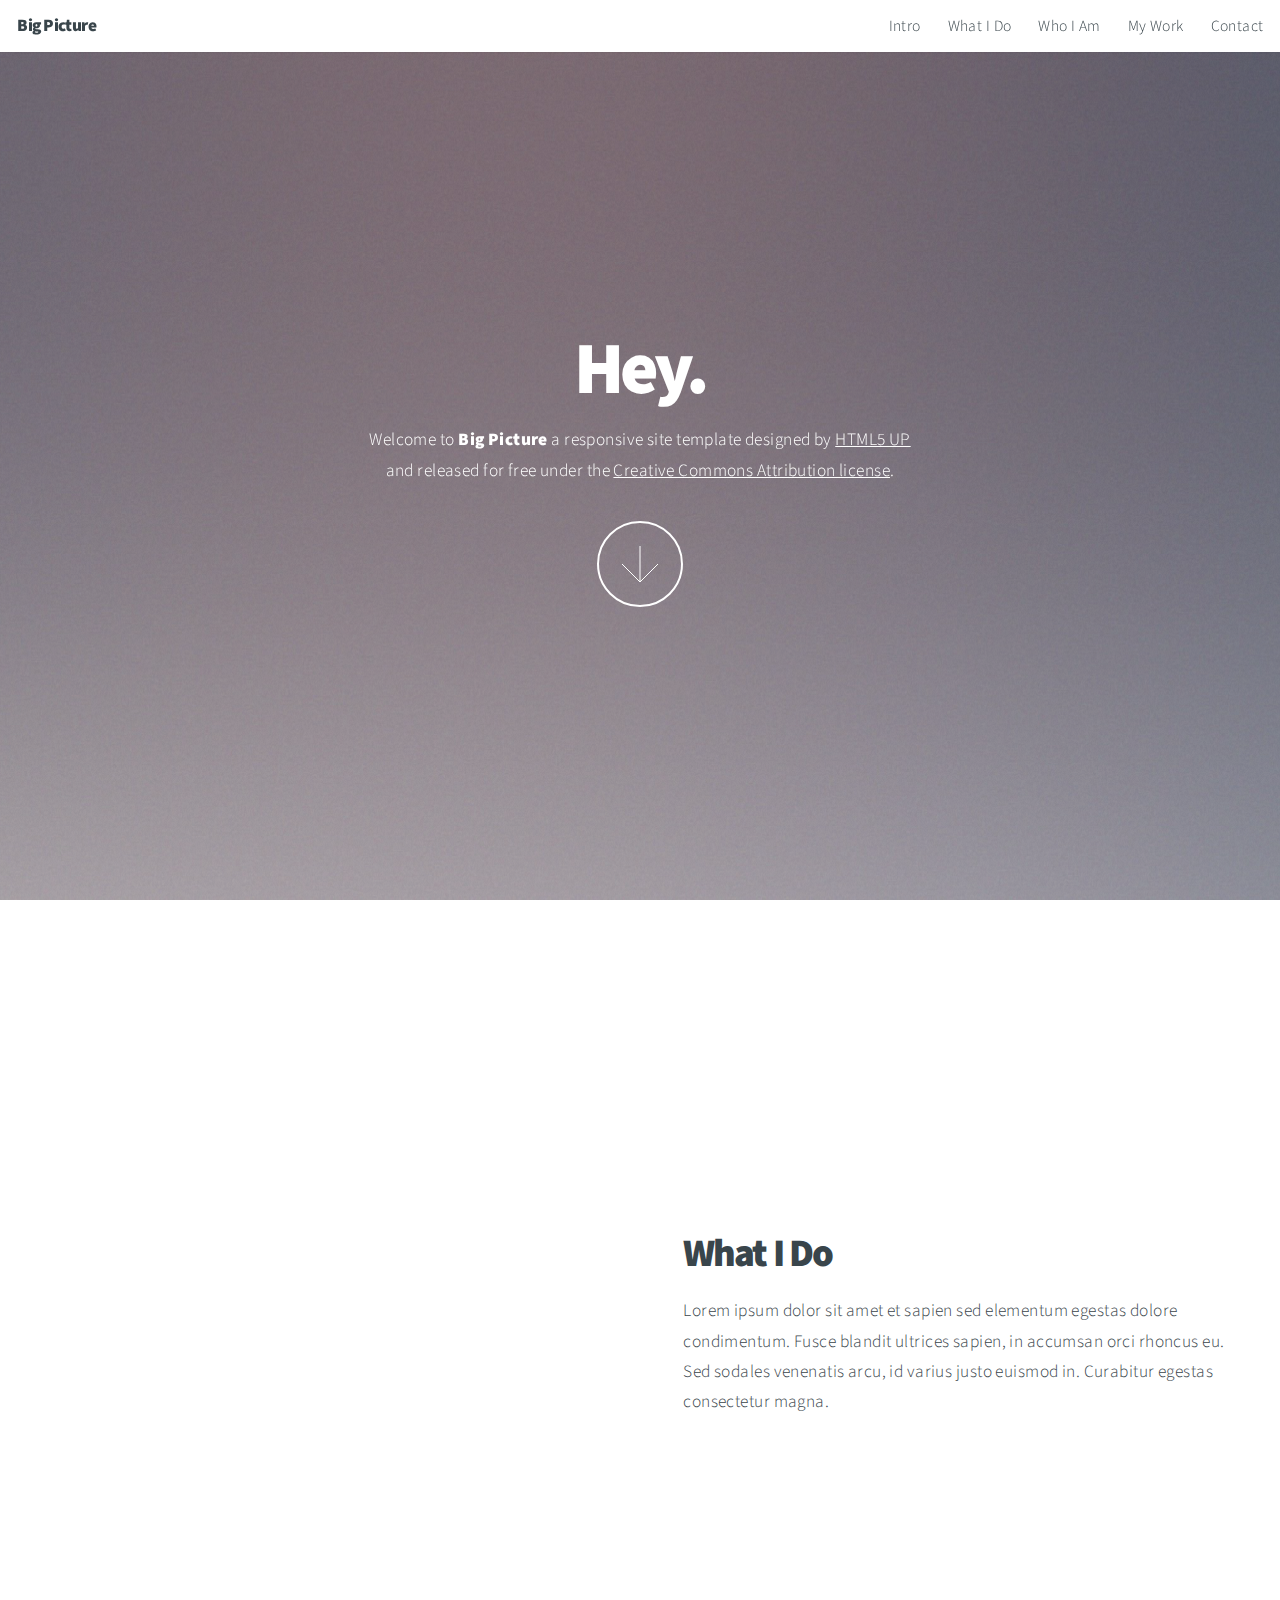
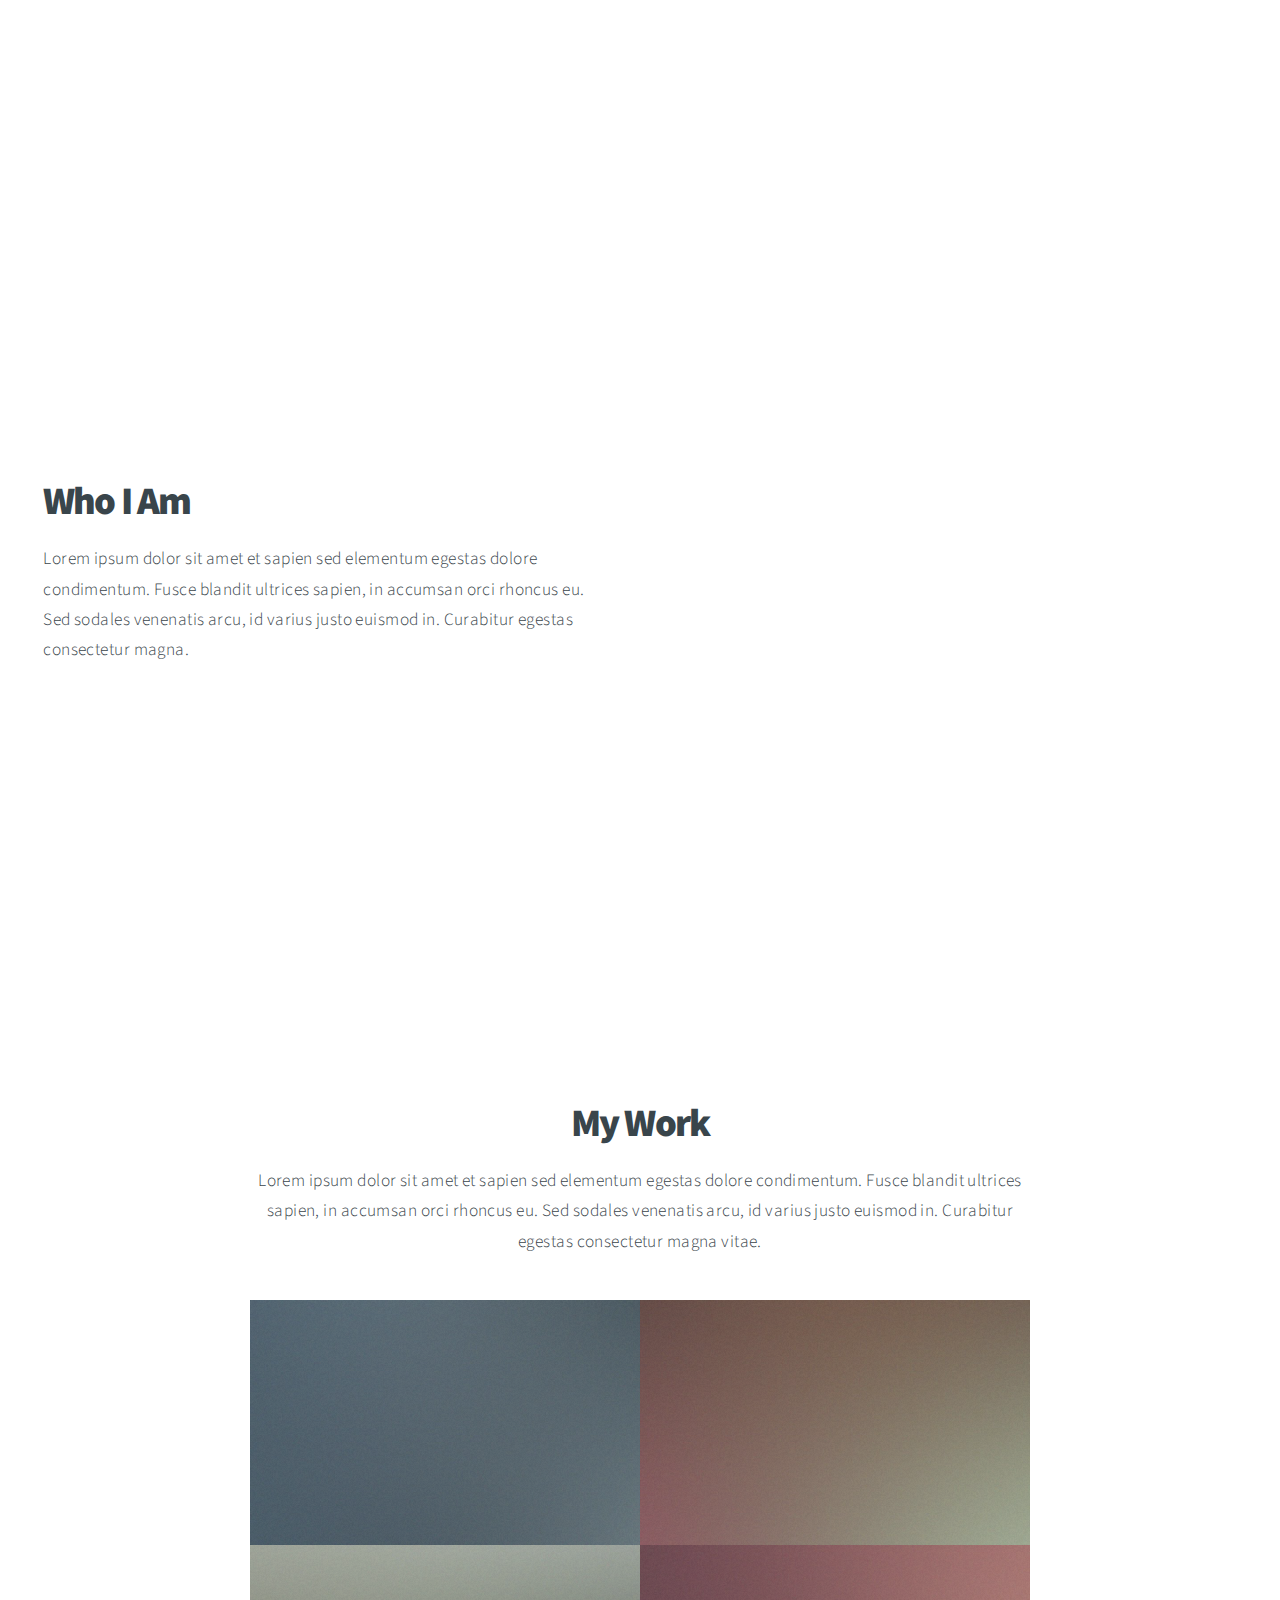
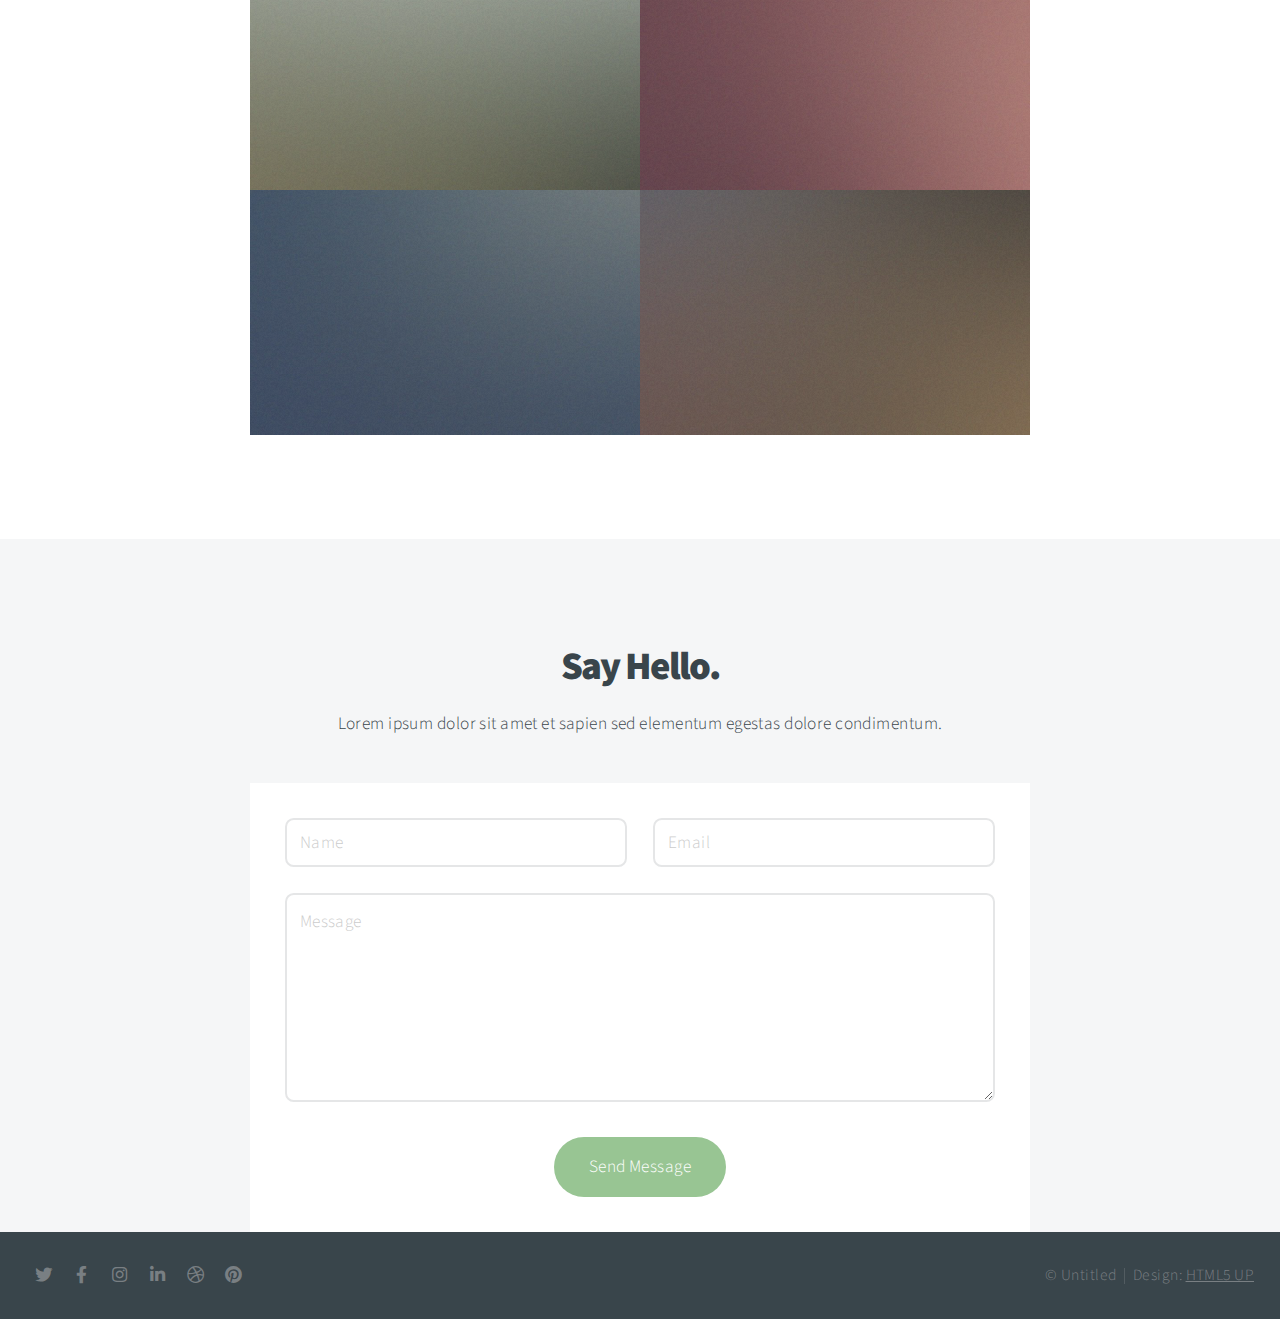
<file: index.html>
<!DOCTYPE HTML>
<!--
	Big Picture by HTML5 UP
	html5up.net | @ajlkn
	Free for personal and commercial use under the CCA 3.0 license (html5up.net/license)
-->
<html>
	<head>
		<title>Big Picture by HTML5 UP</title>
		<meta charset="utf-8" />
		<meta name="viewport" content="width=device-width, initial-scale=1, user-scalable=no" />
		<link rel="stylesheet" href="assets/css/main.css" />
		<noscript><link rel="stylesheet" href="assets/css/noscript.css" /></noscript>
	</head>
	<body class="is-preload">

		<!-- Header -->
			<header id="header">
				<h1>Big Picture</h1>
				<nav>
					<ul>
						<li><a href="#intro">Intro</a></li>
						<li><a href="#one">What I Do</a></li>
						<li><a href="#two">Who I Am</a></li>
						<li><a href="#work">My Work</a></li>
						<li><a href="#contact">Contact</a></li>
					</ul>
				</nav>
			</header>

		<!-- Intro -->
			<section id="intro" class="main style1 dark fullscreen">
				<div class="content">
					<header>
						<h2>Hey.</h2>
					</header>
					<p>Welcome to <strong>Big Picture</strong> a responsive site template designed by <a href="https://html5up.net">HTML5 UP</a><br />
					and released for free under the <a href="https://html5up.net/license">Creative Commons Attribution license</a>.</p>
					<footer>
						<a href="#one" class="button style2 down">More</a>
					</footer>
				</div>
			</section>

		<!-- One -->
			<section id="one" class="main style2 right dark fullscreen">
				<div class="content box style2">
					<header>
						<h2>What I Do</h2>
					</header>
					<p>Lorem ipsum dolor sit amet et sapien sed elementum egestas dolore condimentum.
					Fusce blandit ultrices sapien, in accumsan orci rhoncus eu. Sed sodales venenatis arcu,
					id varius justo euismod in. Curabitur egestas consectetur magna.</p>
				</div>
				<a href="#two" class="button style2 down anchored">Next</a>
			</section>

		<!-- Two -->
			<section id="two" class="main style2 left dark fullscreen">
				<div class="content box style2">
					<header>
						<h2>Who I Am</h2>
					</header>
					<p>Lorem ipsum dolor sit amet et sapien sed elementum egestas dolore condimentum.
					Fusce blandit ultrices sapien, in accumsan orci rhoncus eu. Sed sodales venenatis arcu,
					id varius justo euismod in. Curabitur egestas consectetur magna.</p>
				</div>
				<a href="#work" class="button style2 down anchored">Next</a>
			</section>

		<!-- Work -->
			<section id="work" class="main style3 primary">
				<div class="content">
					<header>
						<h2>My Work</h2>
						<p>Lorem ipsum dolor sit amet et sapien sed elementum egestas dolore condimentum.
						Fusce blandit ultrices sapien, in accumsan orci rhoncus eu. Sed sodales venenatis
						arcu, id varius justo euismod in. Curabitur egestas consectetur magna vitae.</p>
					</header>

					<!-- Gallery  -->
						<div class="gallery">
							<article class="from-left">
								<a href="images/fulls/01.jpg" class="image fit"><img src="images/thumbs/01.jpg" title="The Anonymous Red" alt="" /></a>
							</article>
							<article class="from-right">
								<a href="images/fulls/02.jpg" class="image fit"><img src="images/thumbs/02.jpg" title="Airchitecture II" alt="" /></a>
							</article>
							<article class="from-left">
								<a href="images/fulls/03.jpg" class="image fit"><img src="images/thumbs/03.jpg" title="Air Lounge" alt="" /></a>
							</article>
							<article class="from-right">
								<a href="images/fulls/04.jpg" class="image fit"><img src="images/thumbs/04.jpg" title="Carry on" alt="" /></a>
							</article>
							<article class="from-left">
								<a href="images/fulls/05.jpg" class="image fit"><img src="images/thumbs/05.jpg" title="The sparkling shell" alt="" /></a>
							</article>
							<article class="from-right">
								<a href="images/fulls/06.jpg" class="image fit"><img src="images/thumbs/06.jpg" title="Bent IX" alt="" /></a>
							</article>
						</div>

				</div>
			</section>

		<!-- Contact -->
			<section id="contact" class="main style3 secondary">
				<div class="content">
					<header>
						<h2>Say Hello.</h2>
						<p>Lorem ipsum dolor sit amet et sapien sed elementum egestas dolore condimentum.</p>
					</header>
					<div class="box">
						<form method="post" action="#">
							<div class="fields">
								<div class="field half"><input type="text" name="name" placeholder="Name" /></div>
								<div class="field half"><input type="email" name="email" placeholder="Email" /></div>
								<div class="field"><textarea name="message" placeholder="Message" rows="6"></textarea></div>
							</div>
							<ul class="actions special">
								<li><input type="submit" value="Send Message" /></li>
							</ul>
						</form>
					</div>
				</div>
			</section>

		<!-- Footer -->
			<footer id="footer">

				<!-- Icons -->
					<ul class="icons">
						<li><a href="#" class="icon brands fa-twitter"><span class="label">Twitter</span></a></li>
						<li><a href="#" class="icon brands fa-facebook-f"><span class="label">Facebook</span></a></li>
						<li><a href="#" class="icon brands fa-instagram"><span class="label">Instagram</span></a></li>
						<li><a href="#" class="icon brands fa-linkedin-in"><span class="label">LinkedIn</span></a></li>
						<li><a href="#" class="icon brands fa-dribbble"><span class="label">Dribbble</span></a></li>
						<li><a href="#" class="icon brands fa-pinterest"><span class="label">Pinterest</span></a></li>
					</ul>

				<!-- Menu -->
					<ul class="menu">
						<li>&copy; Untitled</li><li>Design: <a href="https://html5up.net">HTML5 UP</a></li>
					</ul>

			</footer>

		<!-- Scripts -->
			<script src="assets/js/jquery.min.js"></script>
			<script src="assets/js/jquery.poptrox.min.js"></script>
			<script src="assets/js/jquery.scrolly.min.js"></script>
			<script src="assets/js/jquery.scrollex.min.js"></script>
			<script src="assets/js/browser.min.js"></script>
			<script src="assets/js/breakpoints.min.js"></script>
			<script src="assets/js/util.js"></script>
			<script src="assets/js/main.js"></script>

	</body>
</html>
</file>
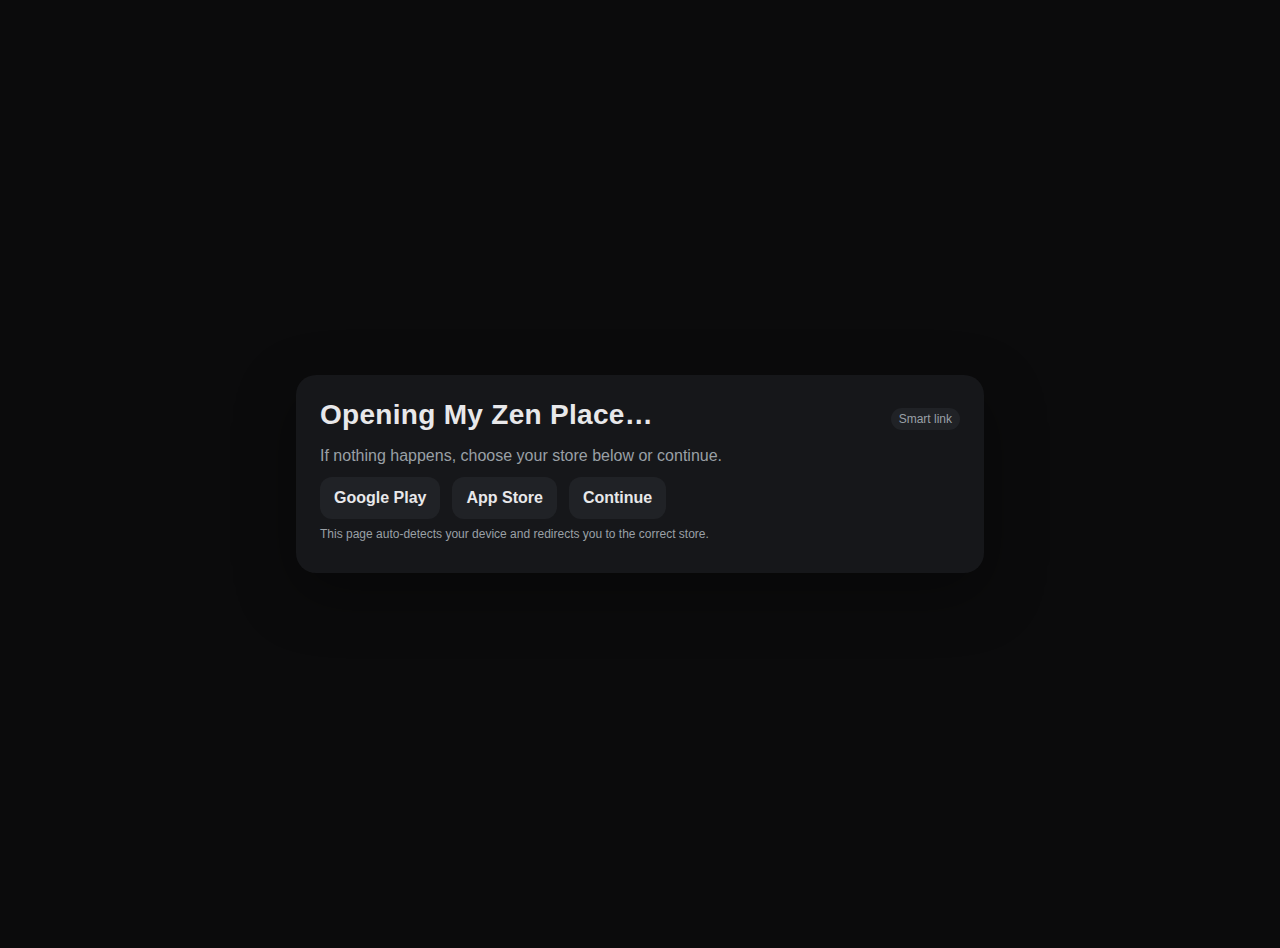
<file: get/index.html>
<!doctype html>
<html lang="en">
  <head>
    <meta charset="utf-8">
    <meta name="viewport" content="width=device-width, initial-scale=1" />
    <title>Get My Zen Place</title>
    <meta name="description" content="Smart link for My Zen Place — redirects you to the right app store.">
    <meta property="og:title" content="Get My Zen Place">
    <meta property="og:description" content="Relax, draw on sand, breathe.">
    <meta property="og:type" content="website">
    <meta property="og:url" content="https://my-zen-place.com/get">
    <style>
      :root { --bg:#0b0b0c; --card:#16171a; --text:#e8e8ea; --muted:#9aa0a6; }
      html, body { margin:0; padding:0; height:100%; background:var(--bg); color:var(--text); font-family: -apple-system, BlinkMacSystemFont, 'Segoe UI', Roboto, Helvetica, Arial, sans-serif; }
      .wrap { min-height:100%; display:grid; place-items:center; padding:24px; }
      .card { width:100%; max-width:640px; background:var(--card); border-radius:20px; padding:24px; box-shadow: 0 20px 60px rgba(0,0,0,.35); }
      h1 { margin:0 0 8px; font-size:28px; letter-spacing:.3px; }
      p { margin:8px 0; color:var(--muted); }
      .buttons { display:flex; gap:12px; flex-wrap:wrap; margin-top:12px; }
      a.btn { display:inline-flex; align-items:center; gap:10px; padding:12px 14px; border-radius:12px; background:#202226; color:var(--text); text-decoration:none; font-weight:600; }
      .badge { padding:4px 8px; background:#202226; border-radius:999px; font-size:12px; color:var(--muted); }
      .small { font-size:12px; }
    </style>
    <script>
      (function() {
        var ua = navigator.userAgent || "";
        var isAndroid = /Android/i.test(ua);
        var isIOS = /iPhone|iPad|iPod/i.test(ua) || (navigator.platform === 'MacIntel' && navigator.maxTouchPoints > 1);
        var target = null;
        if (isAndroid) target = "https://play.google.com/store/apps/details?id=com.taogames.myzenplace";
        else if (isIOS) target = "https://apps.apple.com/us/app/my-zen-place/id6754265998?ppid=4c768ebc-7441-4025-8a77-820c4027e9b7";
        if (target) {
          window.location.replace(target);
        }
        window.addEventListener('DOMContentLoaded', function() {
          var tgt = document.getElementById('target-link');
          if (tgt && target) { tgt.href = target; tgt.textContent = 'Continue →'; }
        });
      })();
    </script>
  </head>
  <body>
    <div class="wrap">
      <div class="card">
        <div style="display:flex;justify-content:space-between;align-items:center;">
          <h1>Opening My Zen Place…</h1>
          <span class="badge">Smart link</span>
        </div>
        <p>If nothing happens, choose your store below or continue.</p>
        <div class="buttons">
          <a class="btn" href="https://play.google.com/store/apps/details?id=com.taogames.myzenplace">Google Play</a>
          <a class="btn" href="https://apps.apple.com/us/app/my-zen-place/id6754265998?ppid=4c768ebc-7441-4025-8a77-820c4027e9b7">App Store</a>
          <a class="btn" id="target-link" href="#">Continue</a>
        </div>
        <p class="small">This page auto-detects your device and redirects you to the correct store.</p>
      </div>
    </div>
  </body>
</html>
</file>
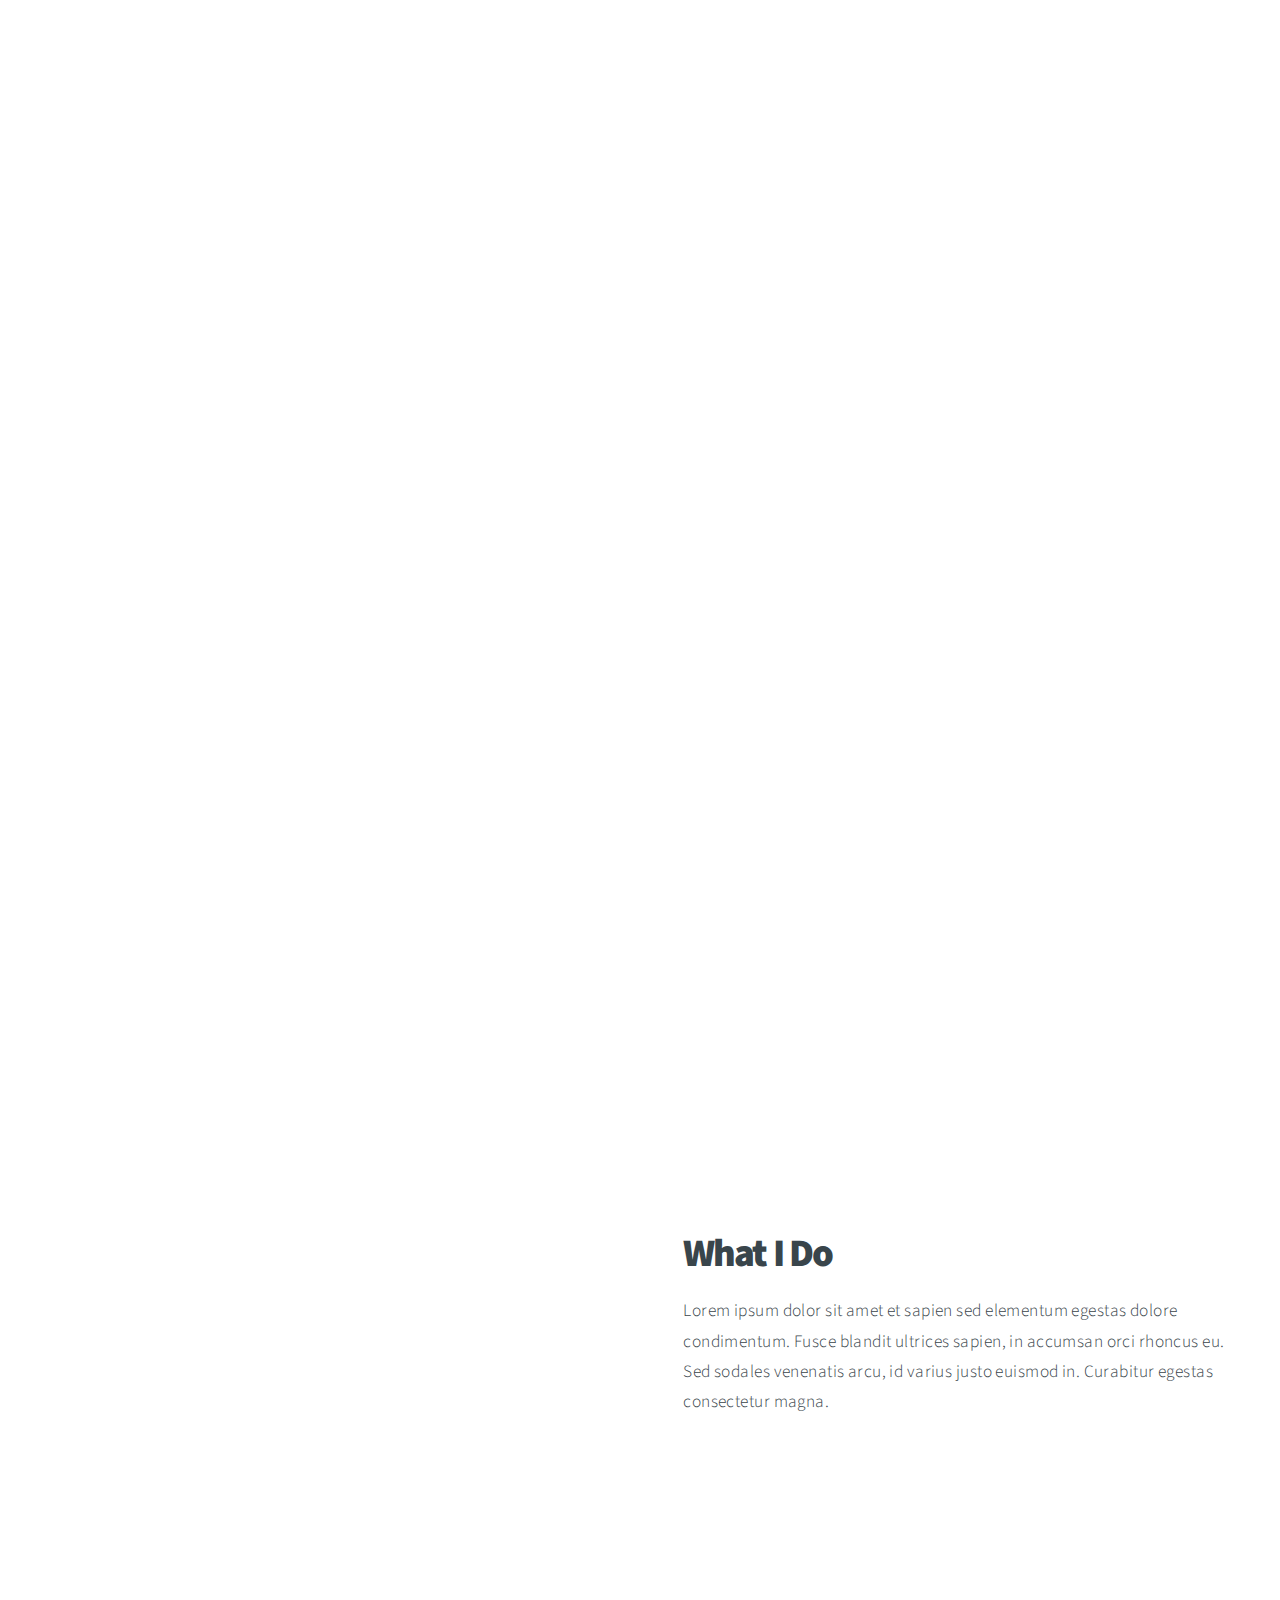
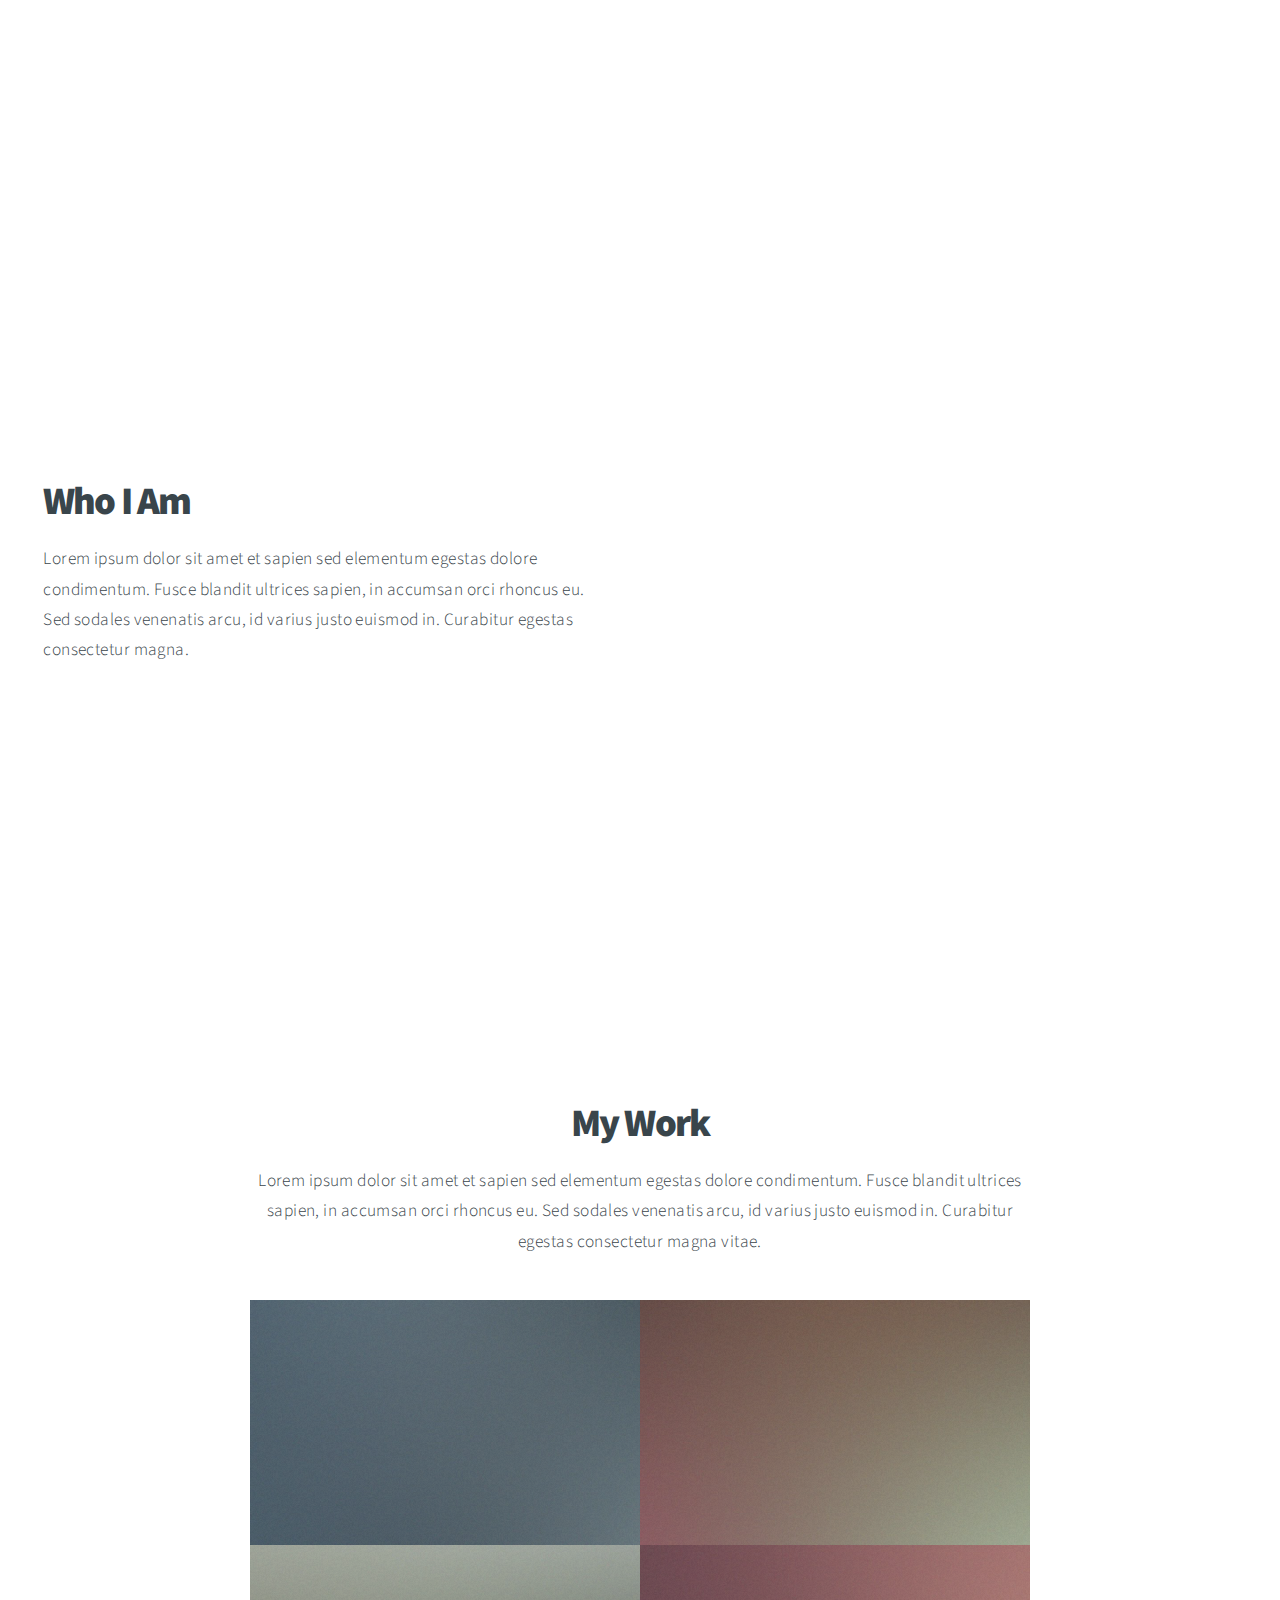
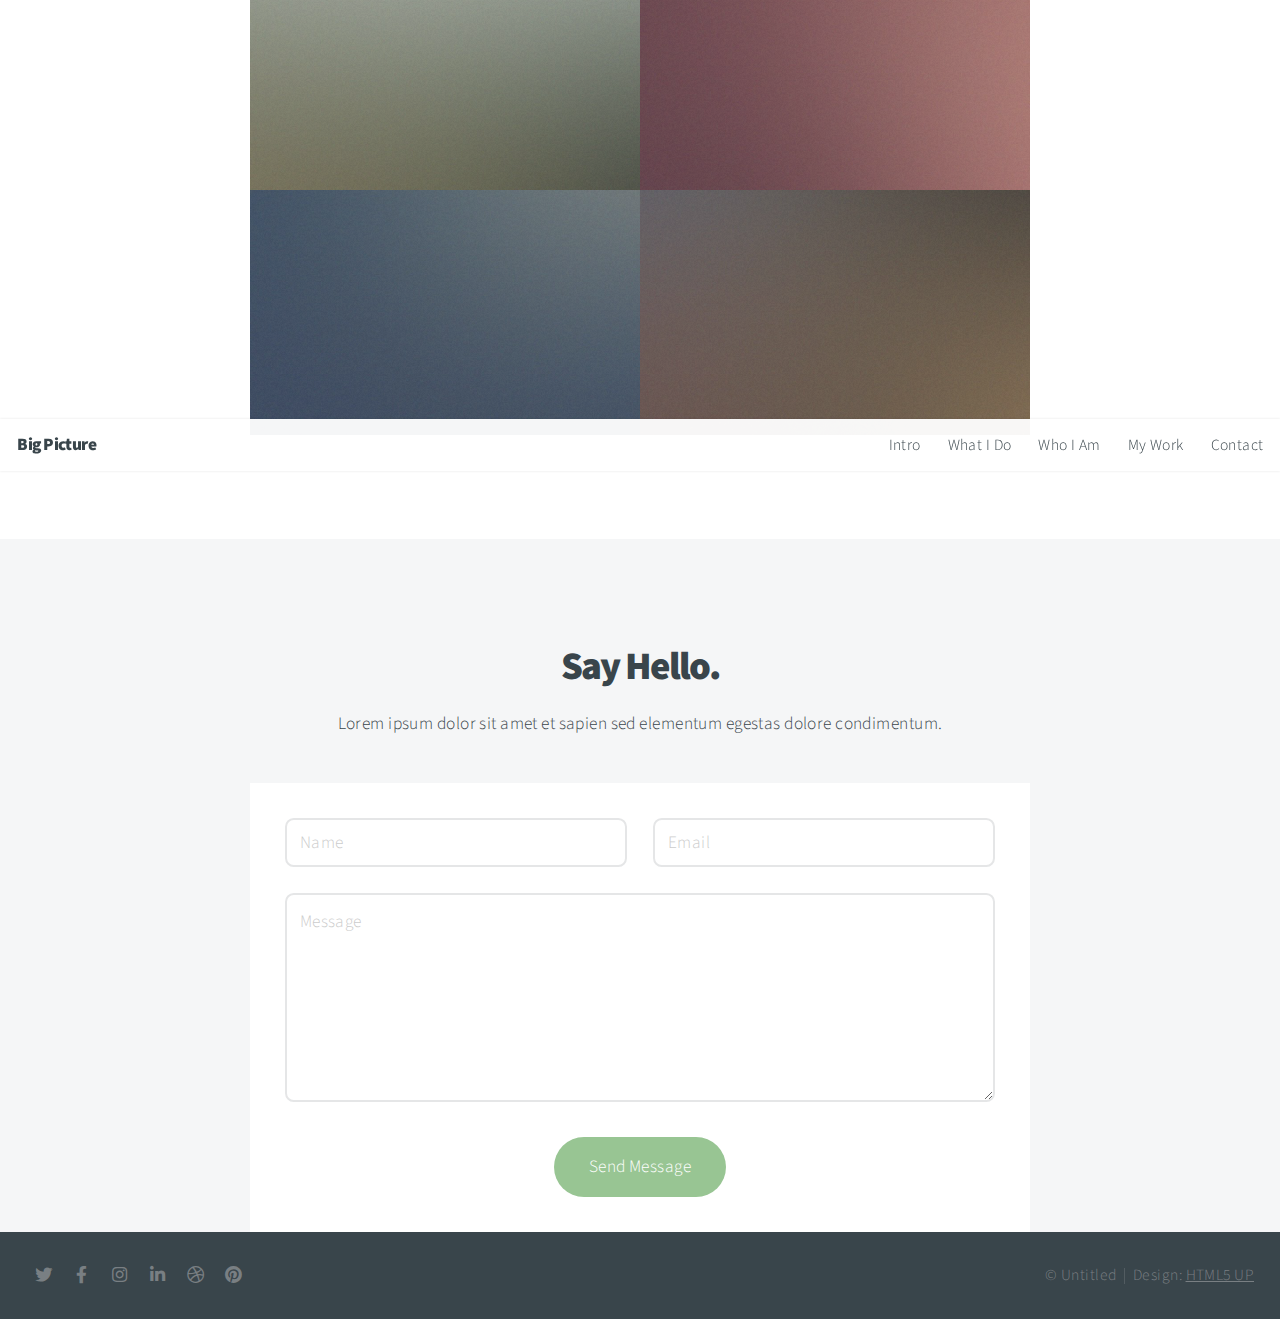
<file: support/index.html>
<!doctype html><html lang="en"><head>
<meta charset="utf-8"><meta http-equiv="refresh" content="0; url=/#contact">
<meta name="viewport" content="width=device-width,initial-scale=1">
<title>Support – My Zen Place</title>
<script>location.replace("/#contact");</script>
</head>
<body>
  <p>If you’re not redirected, <a href="/#contact">click here to open the contact form</a>.</p>
</body></html>
</file>
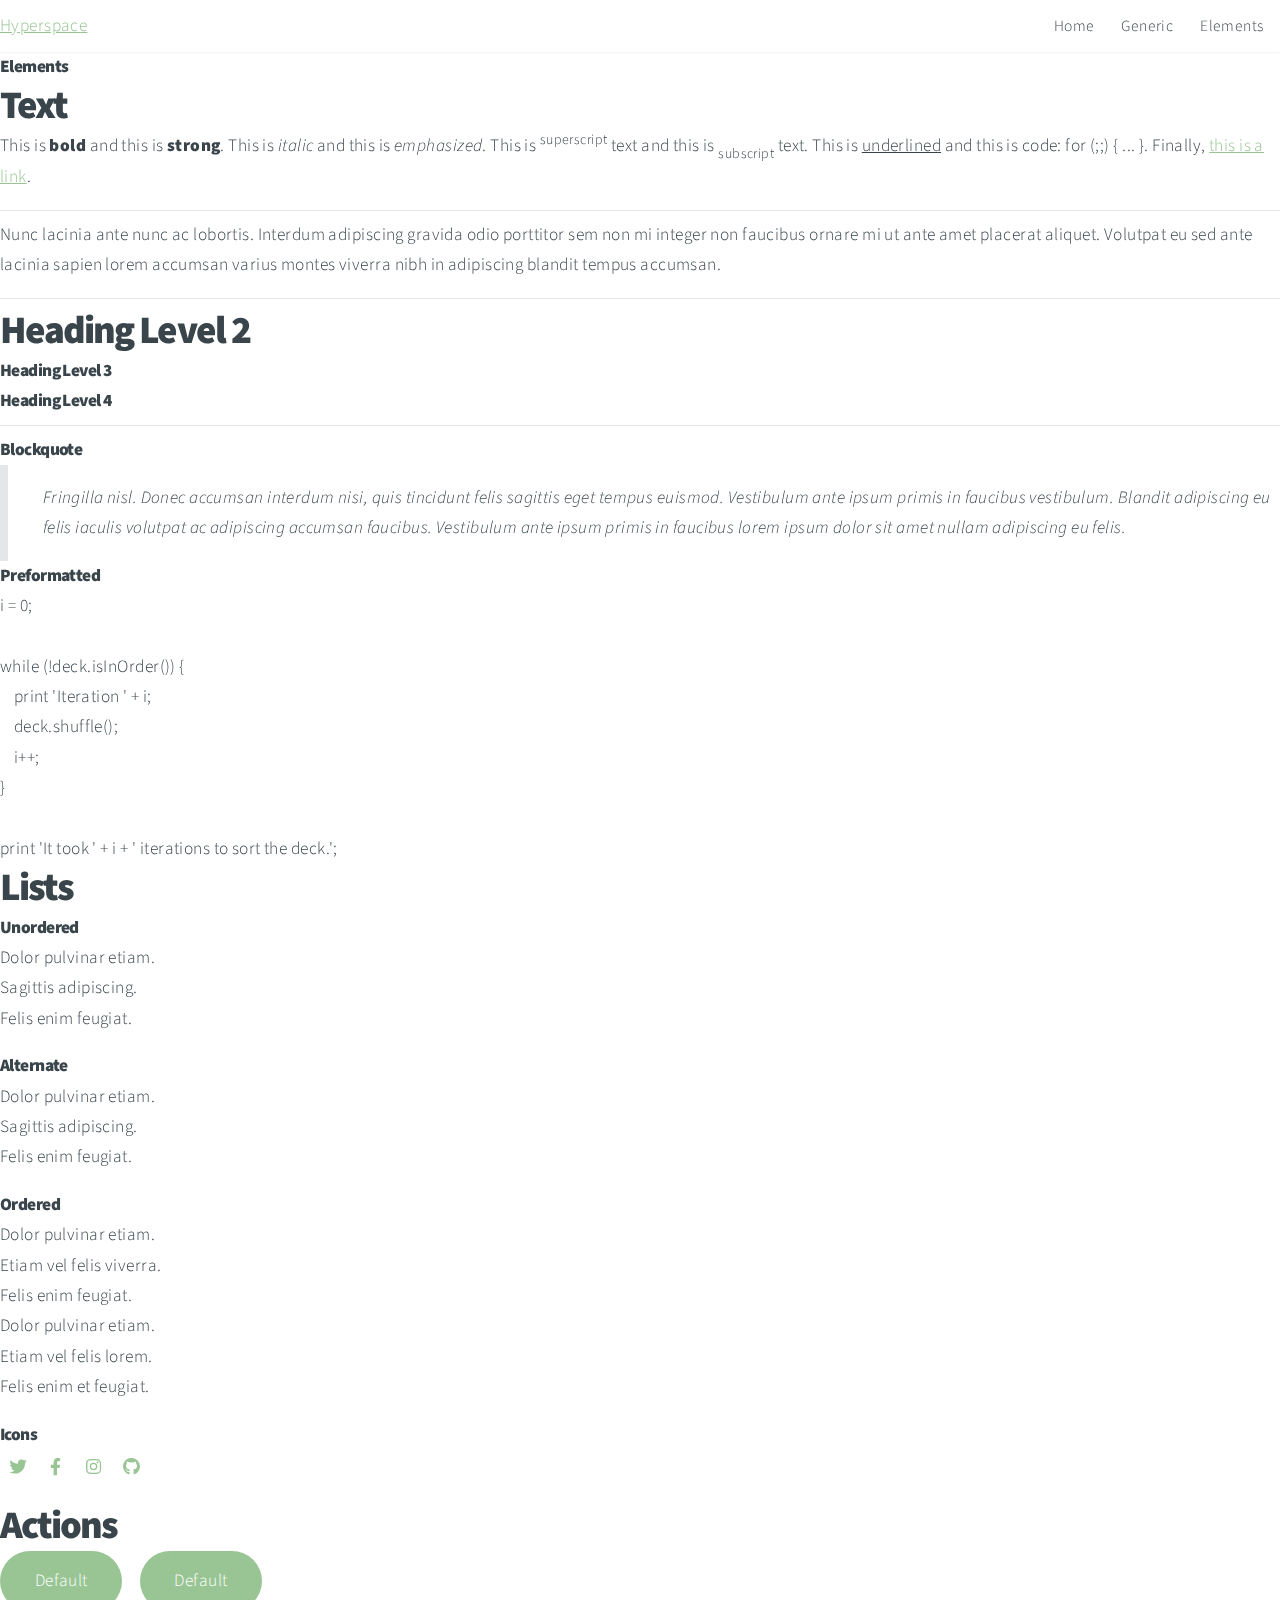
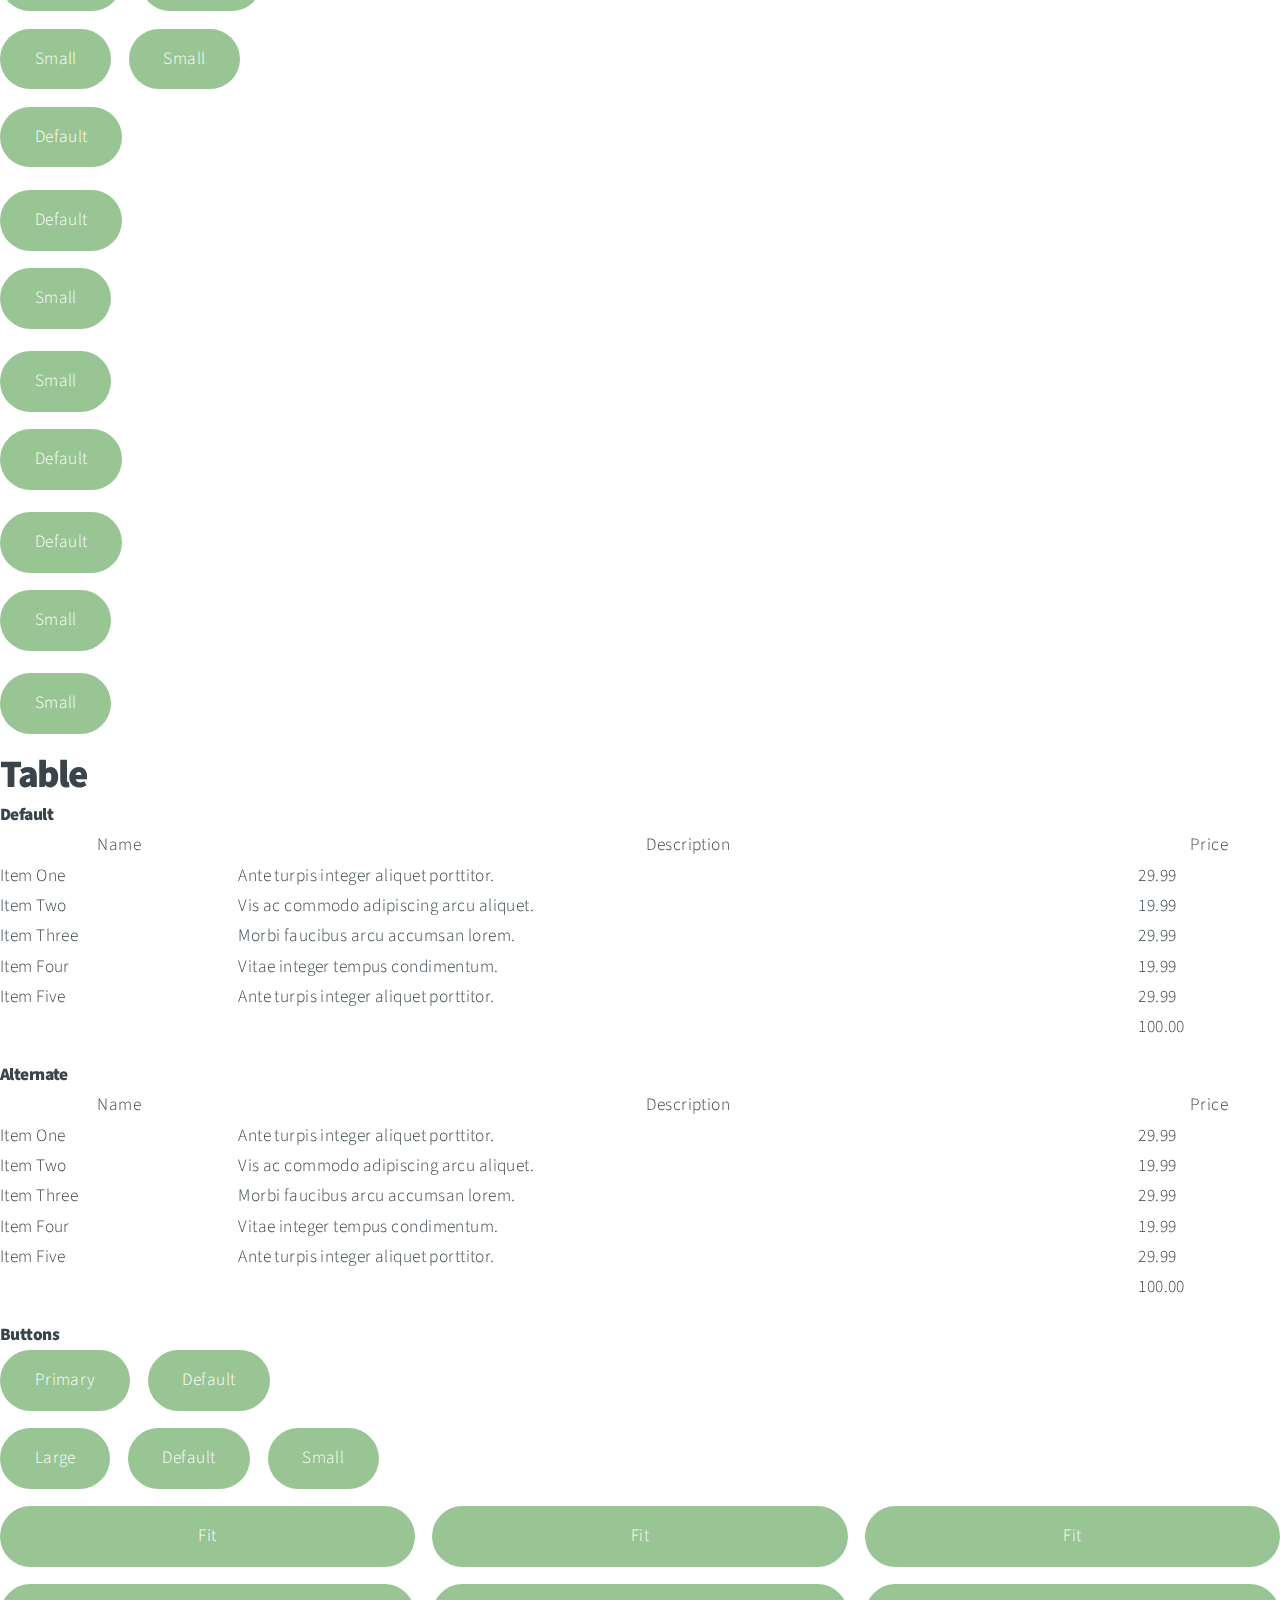
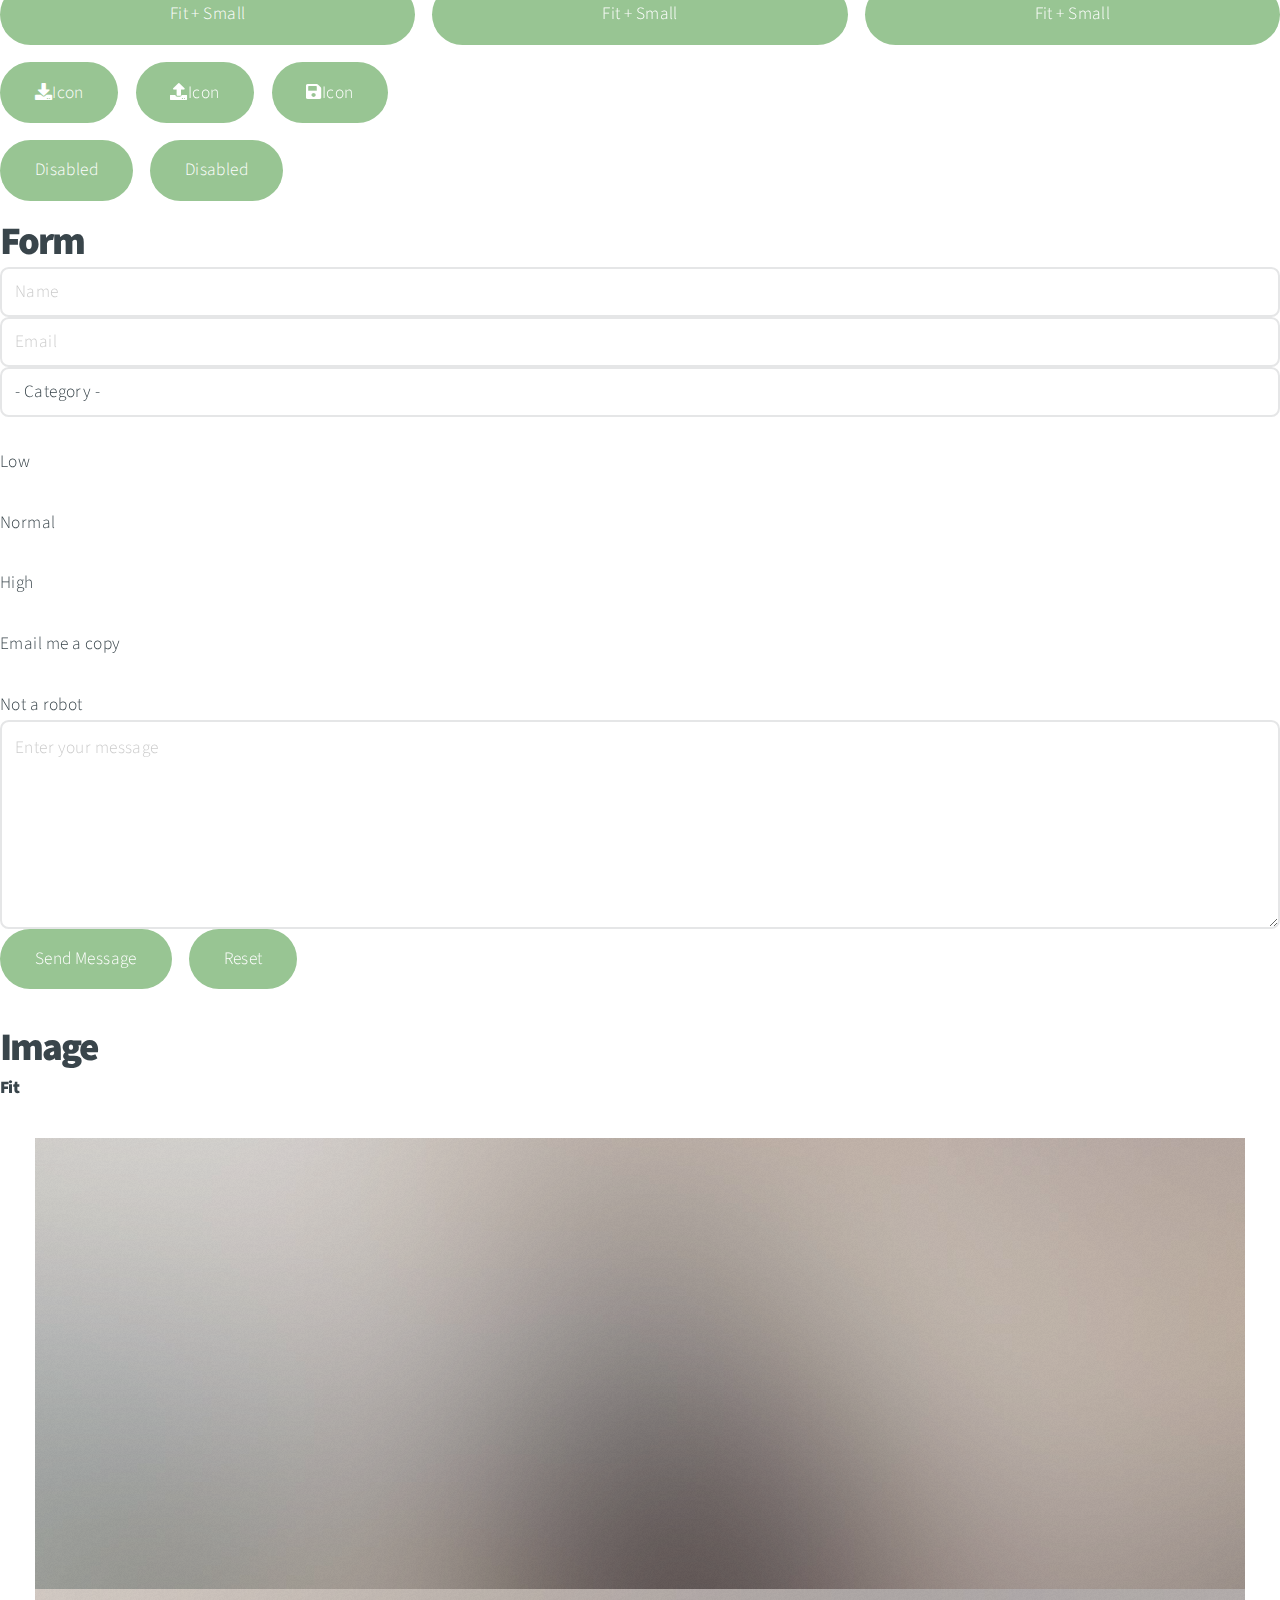
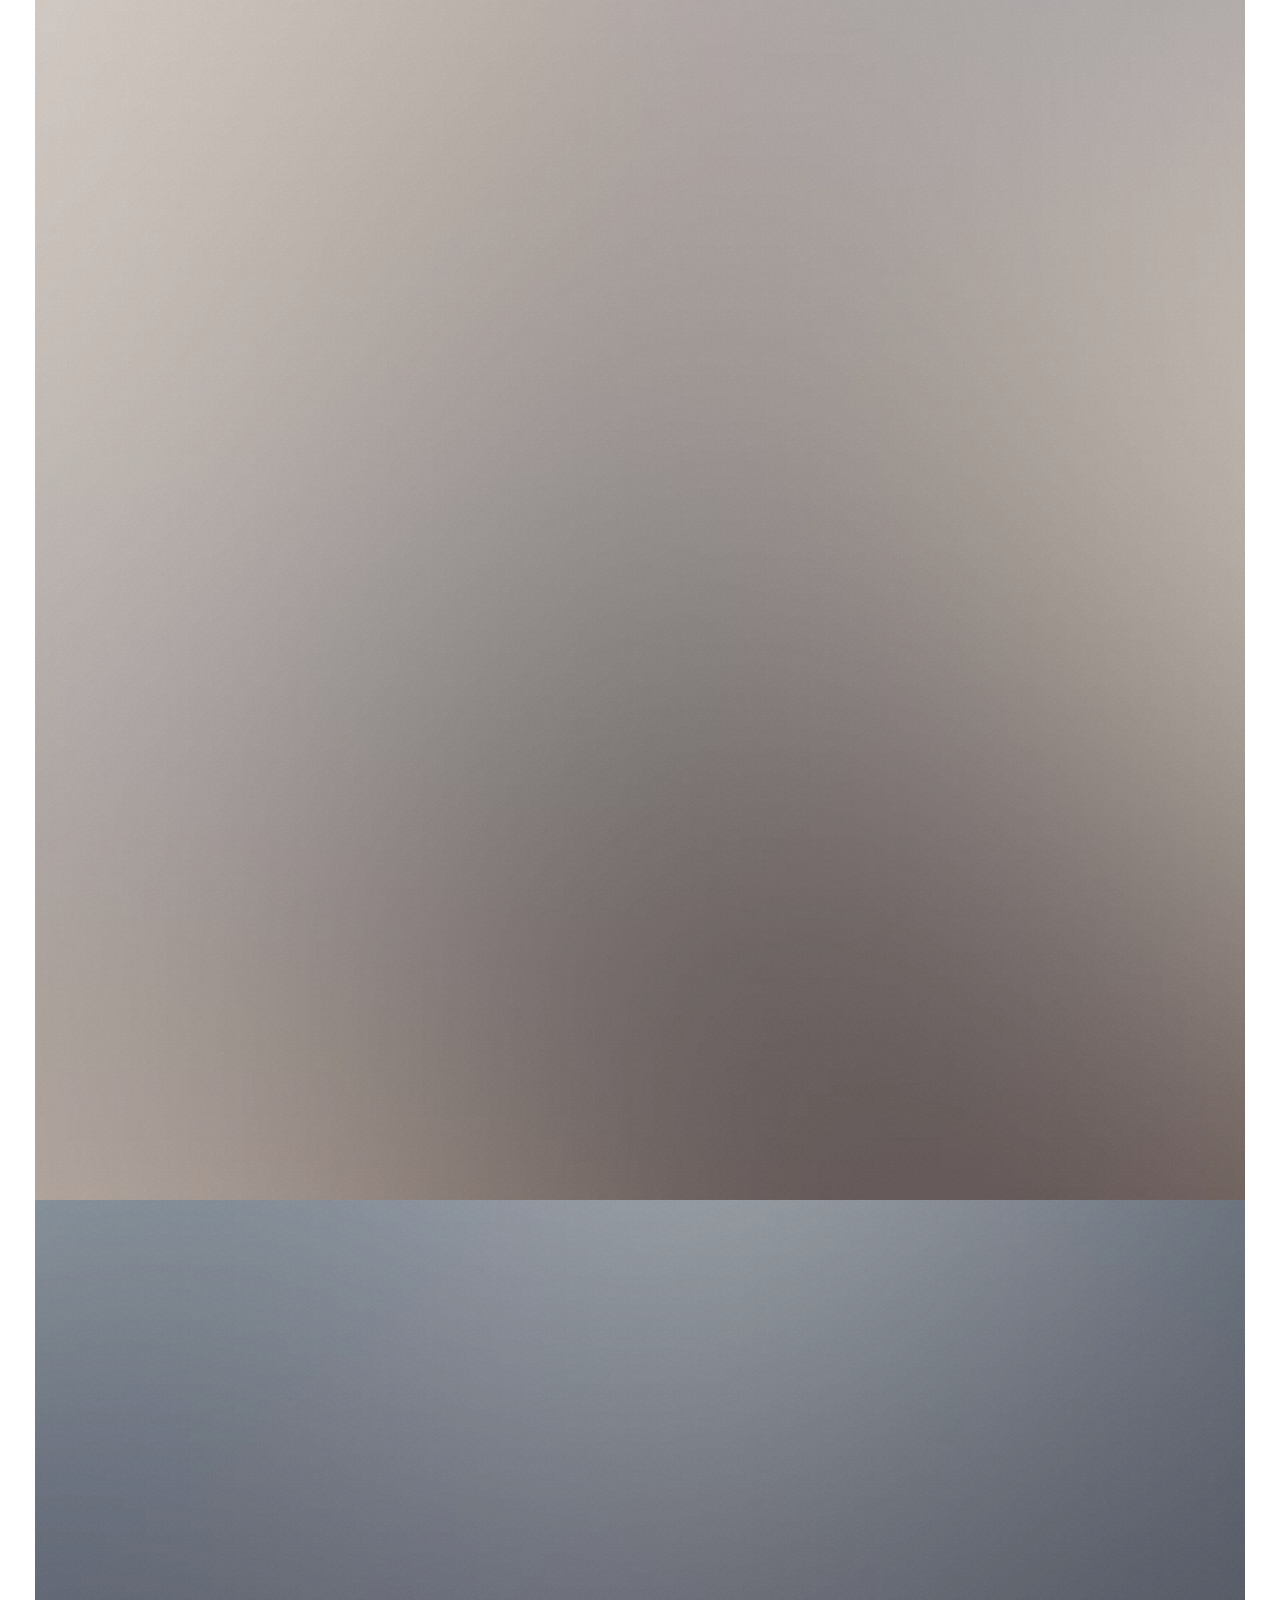
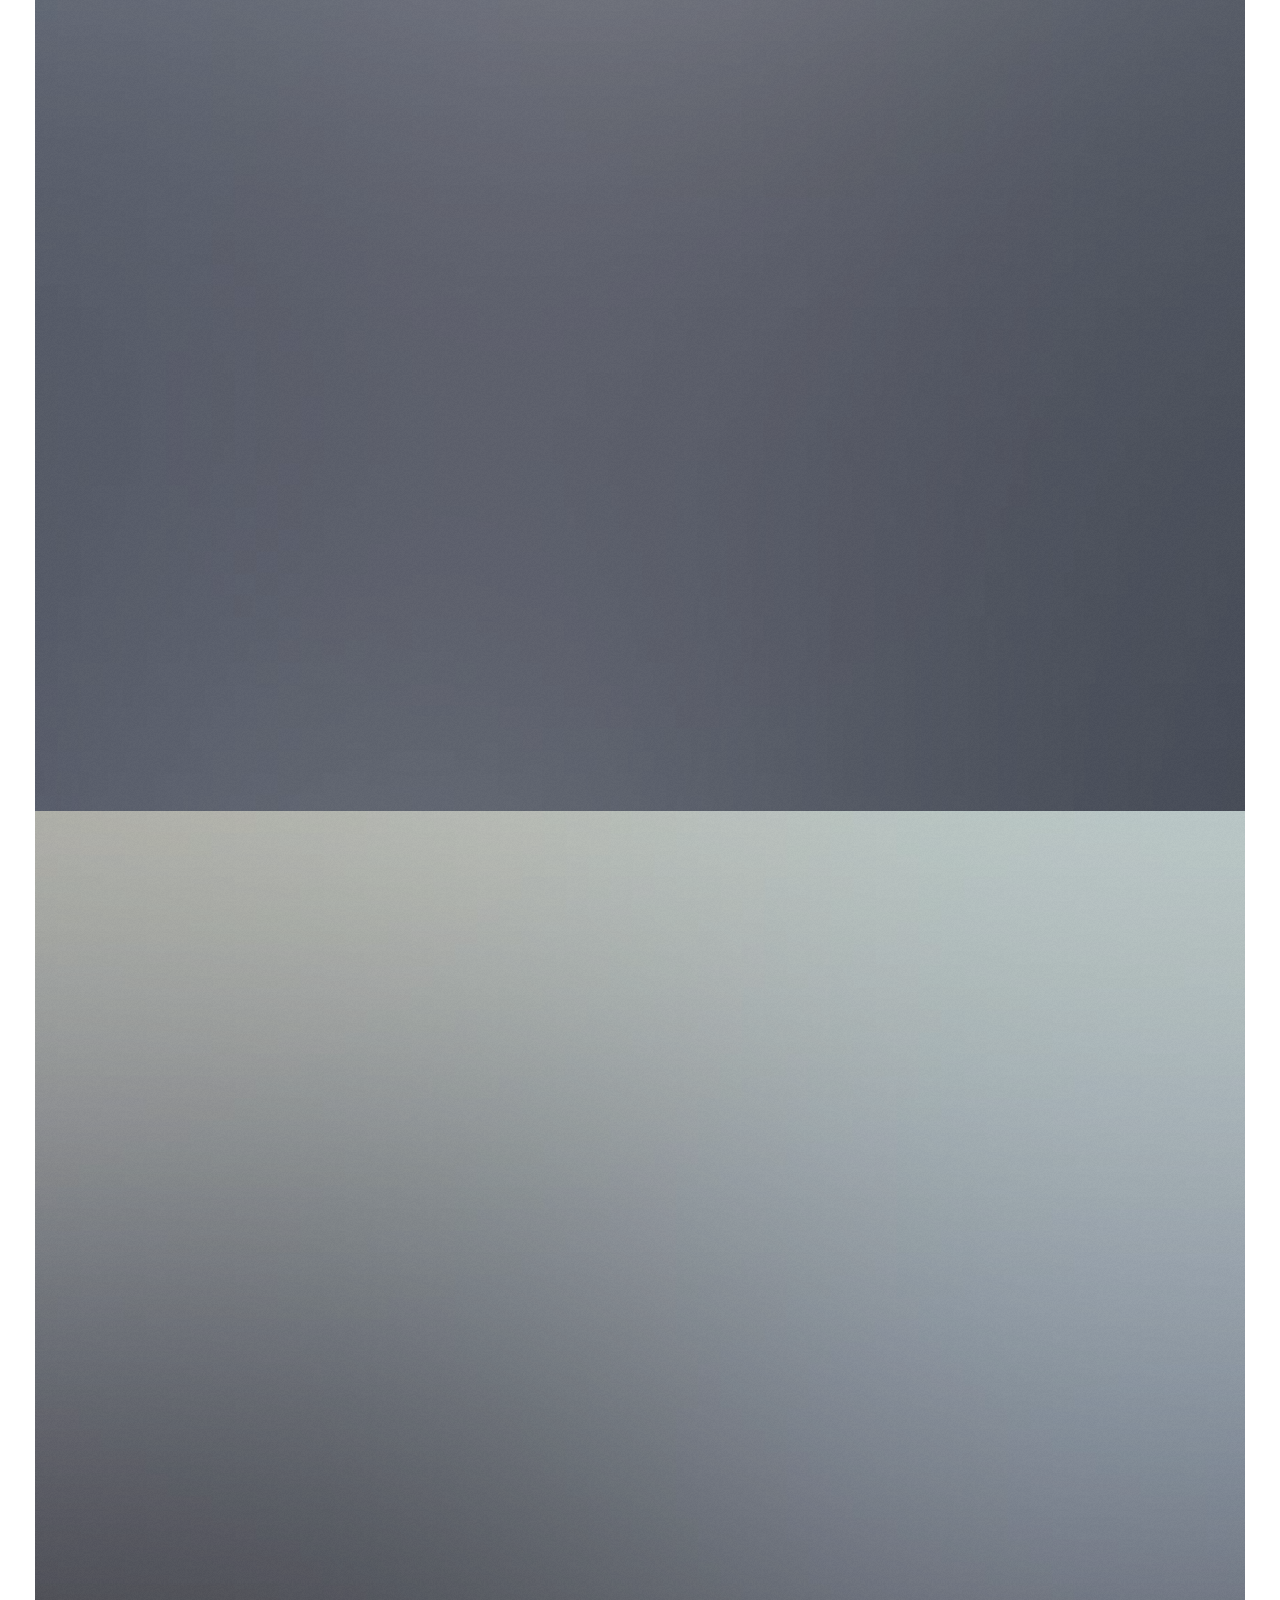
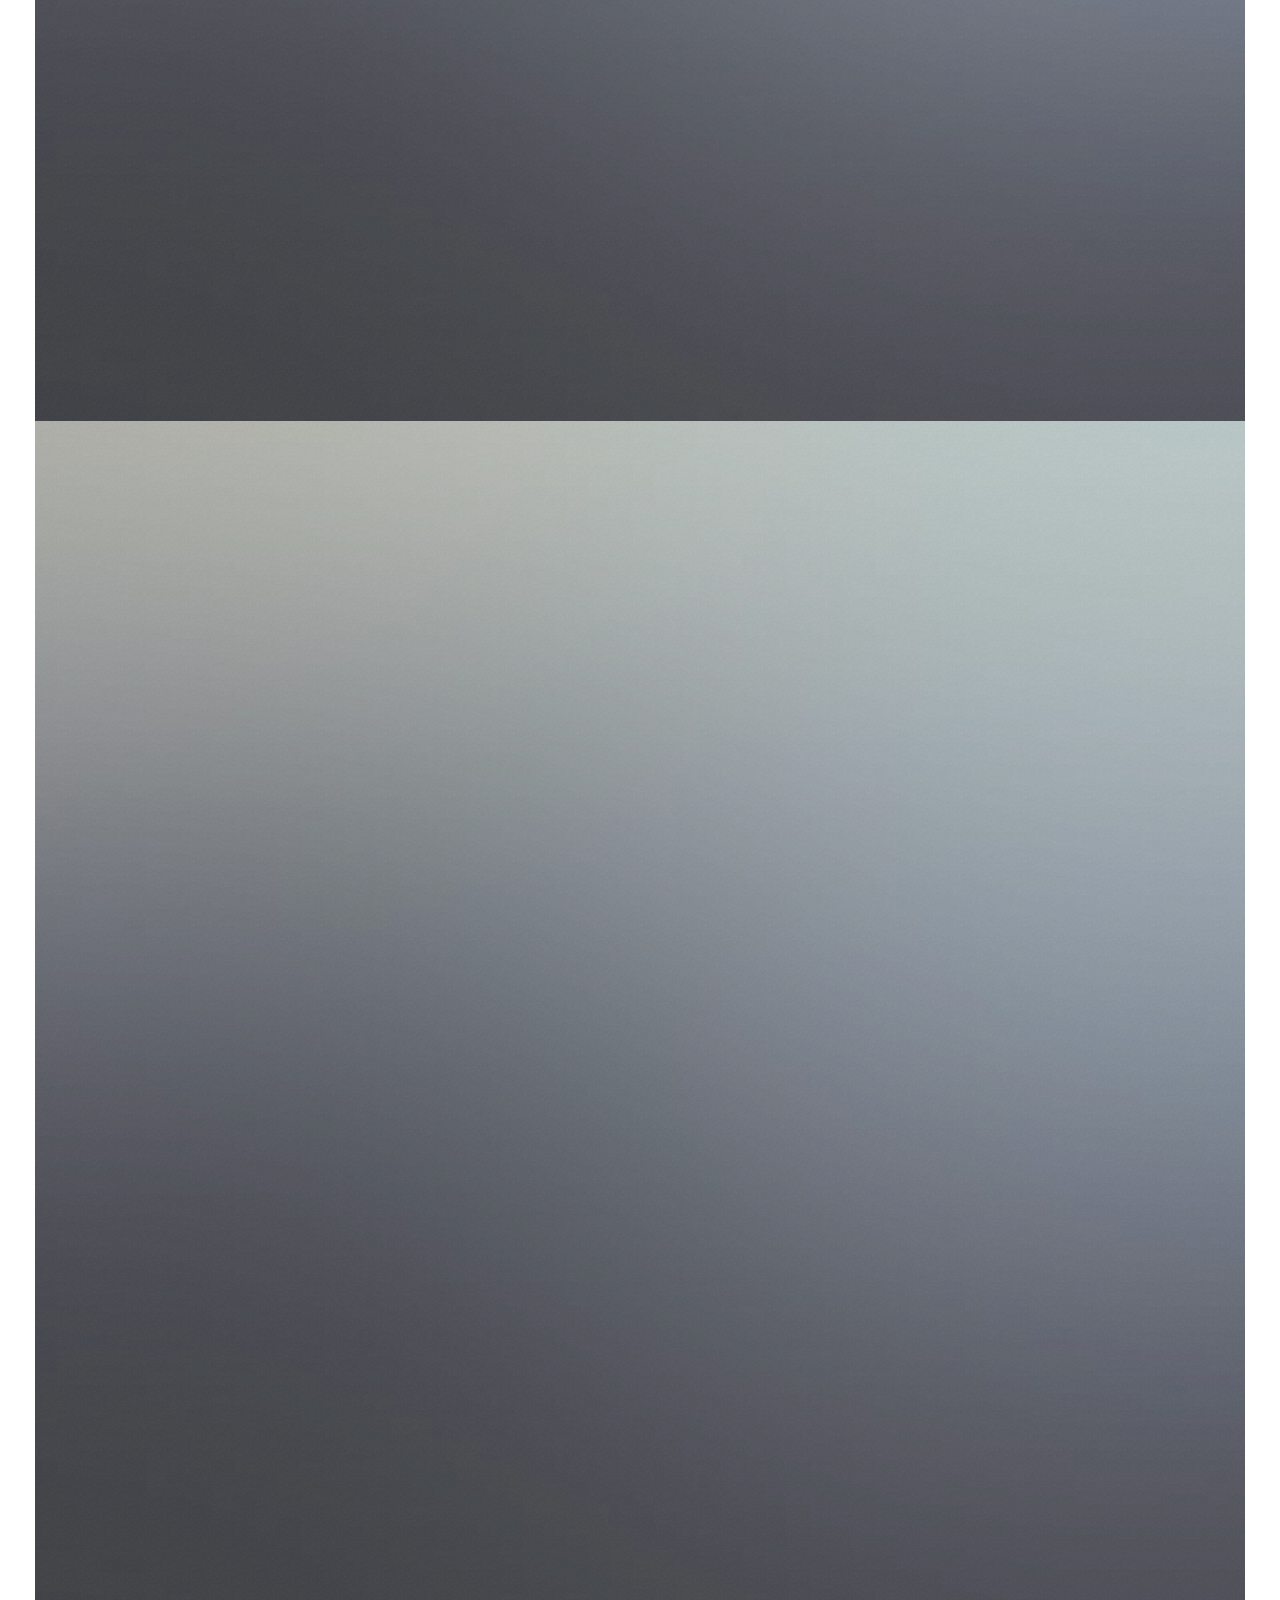
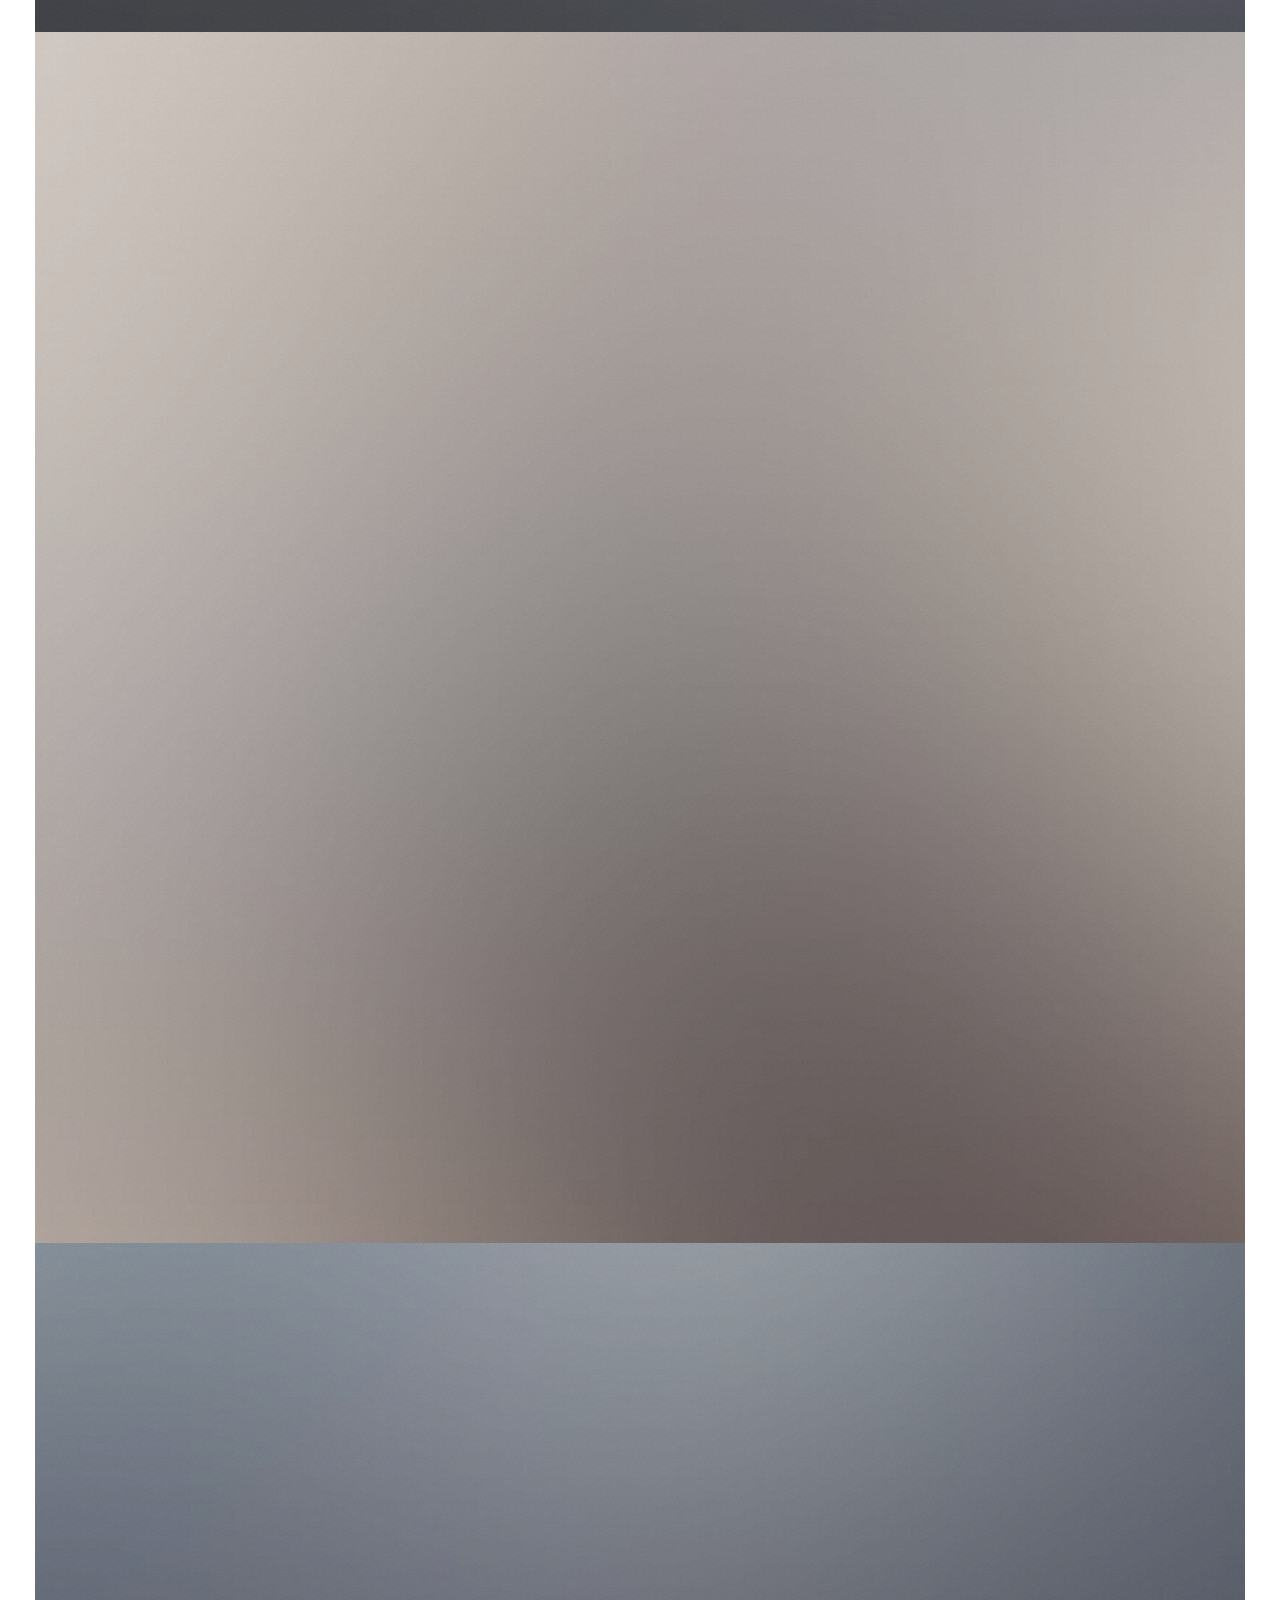
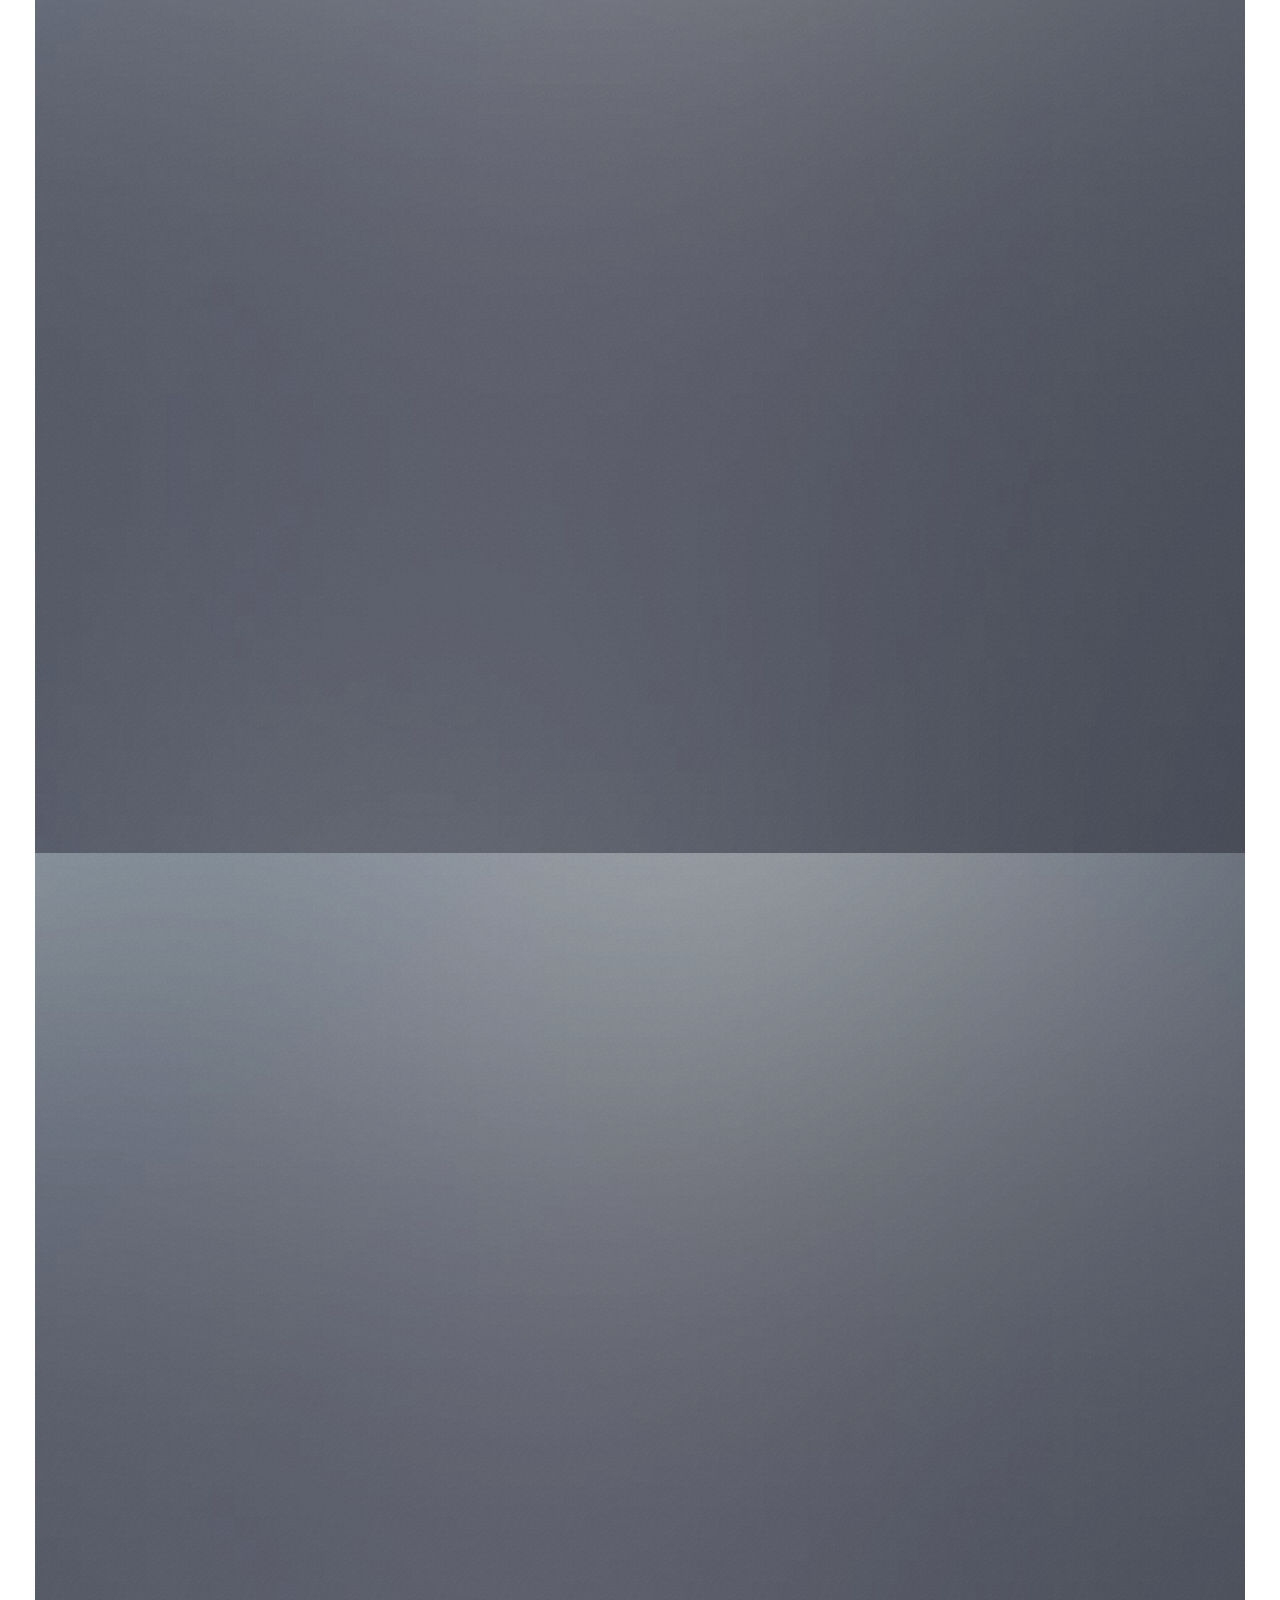
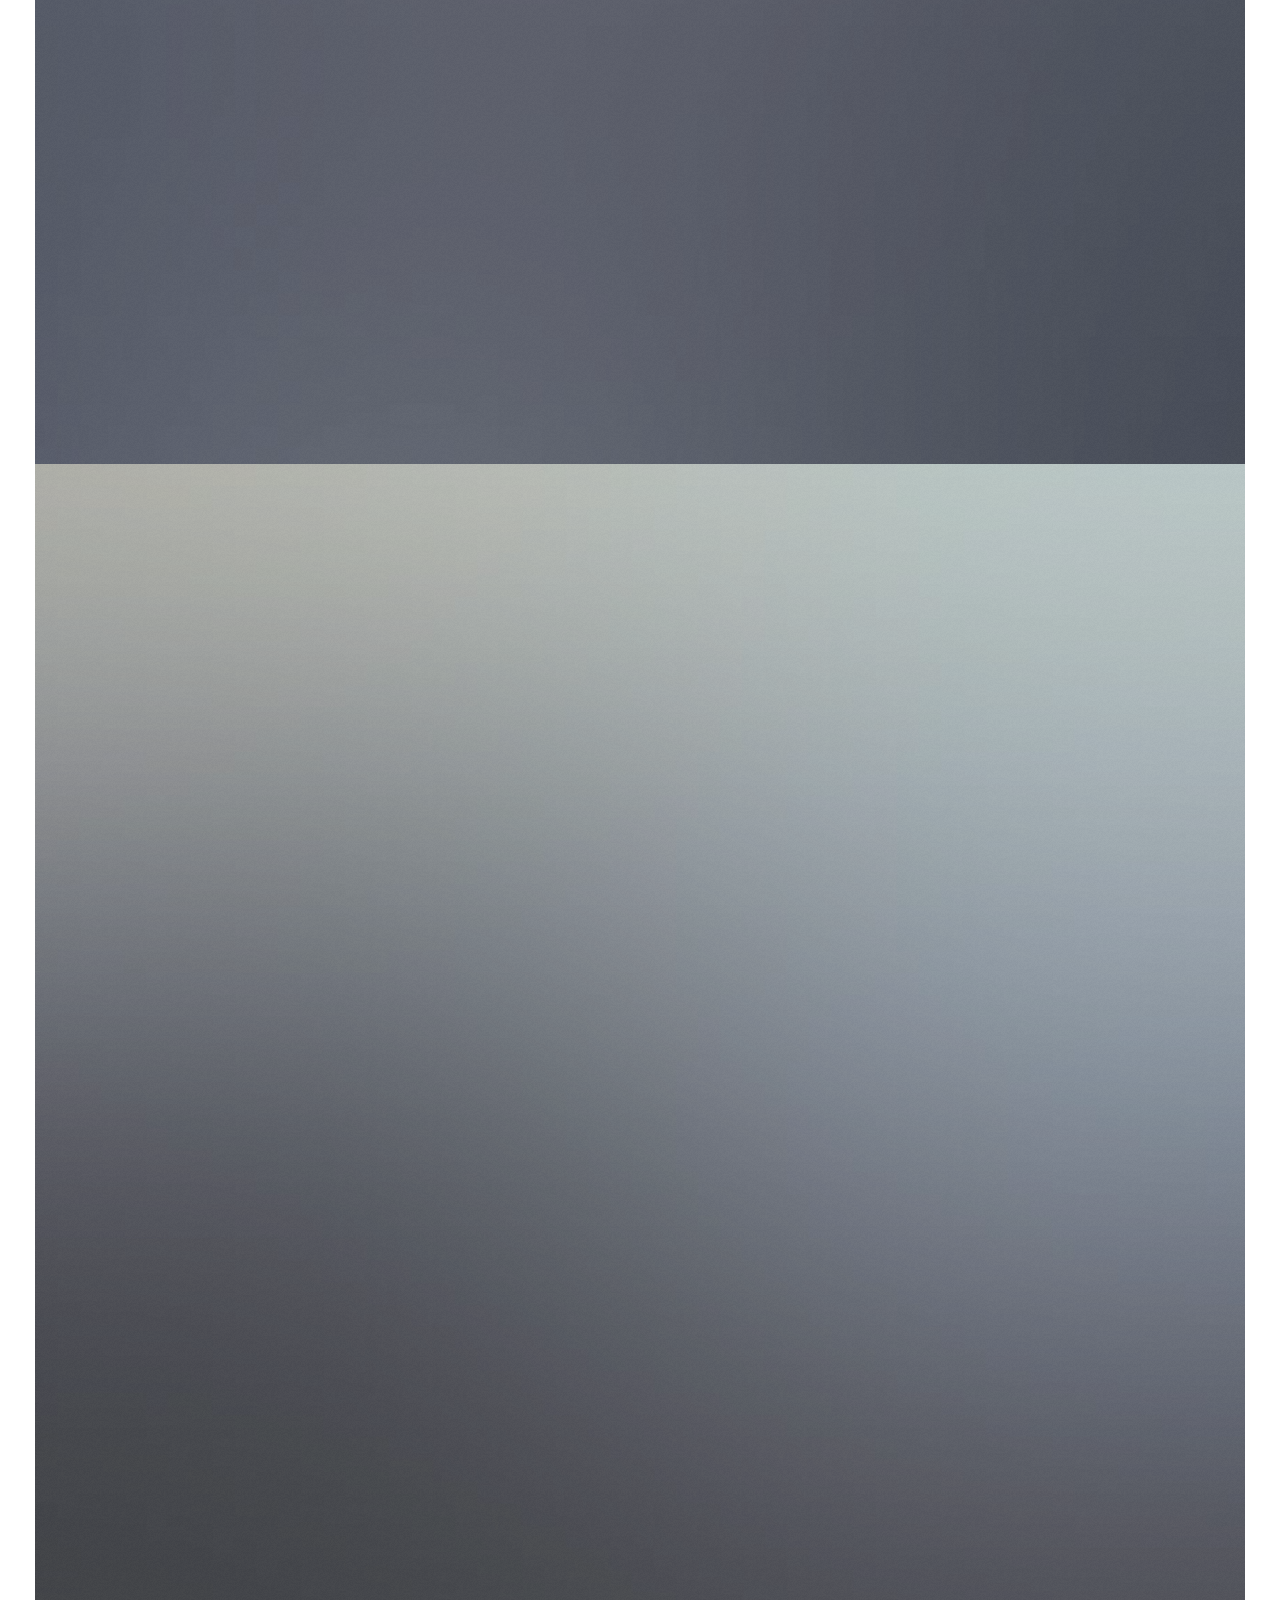
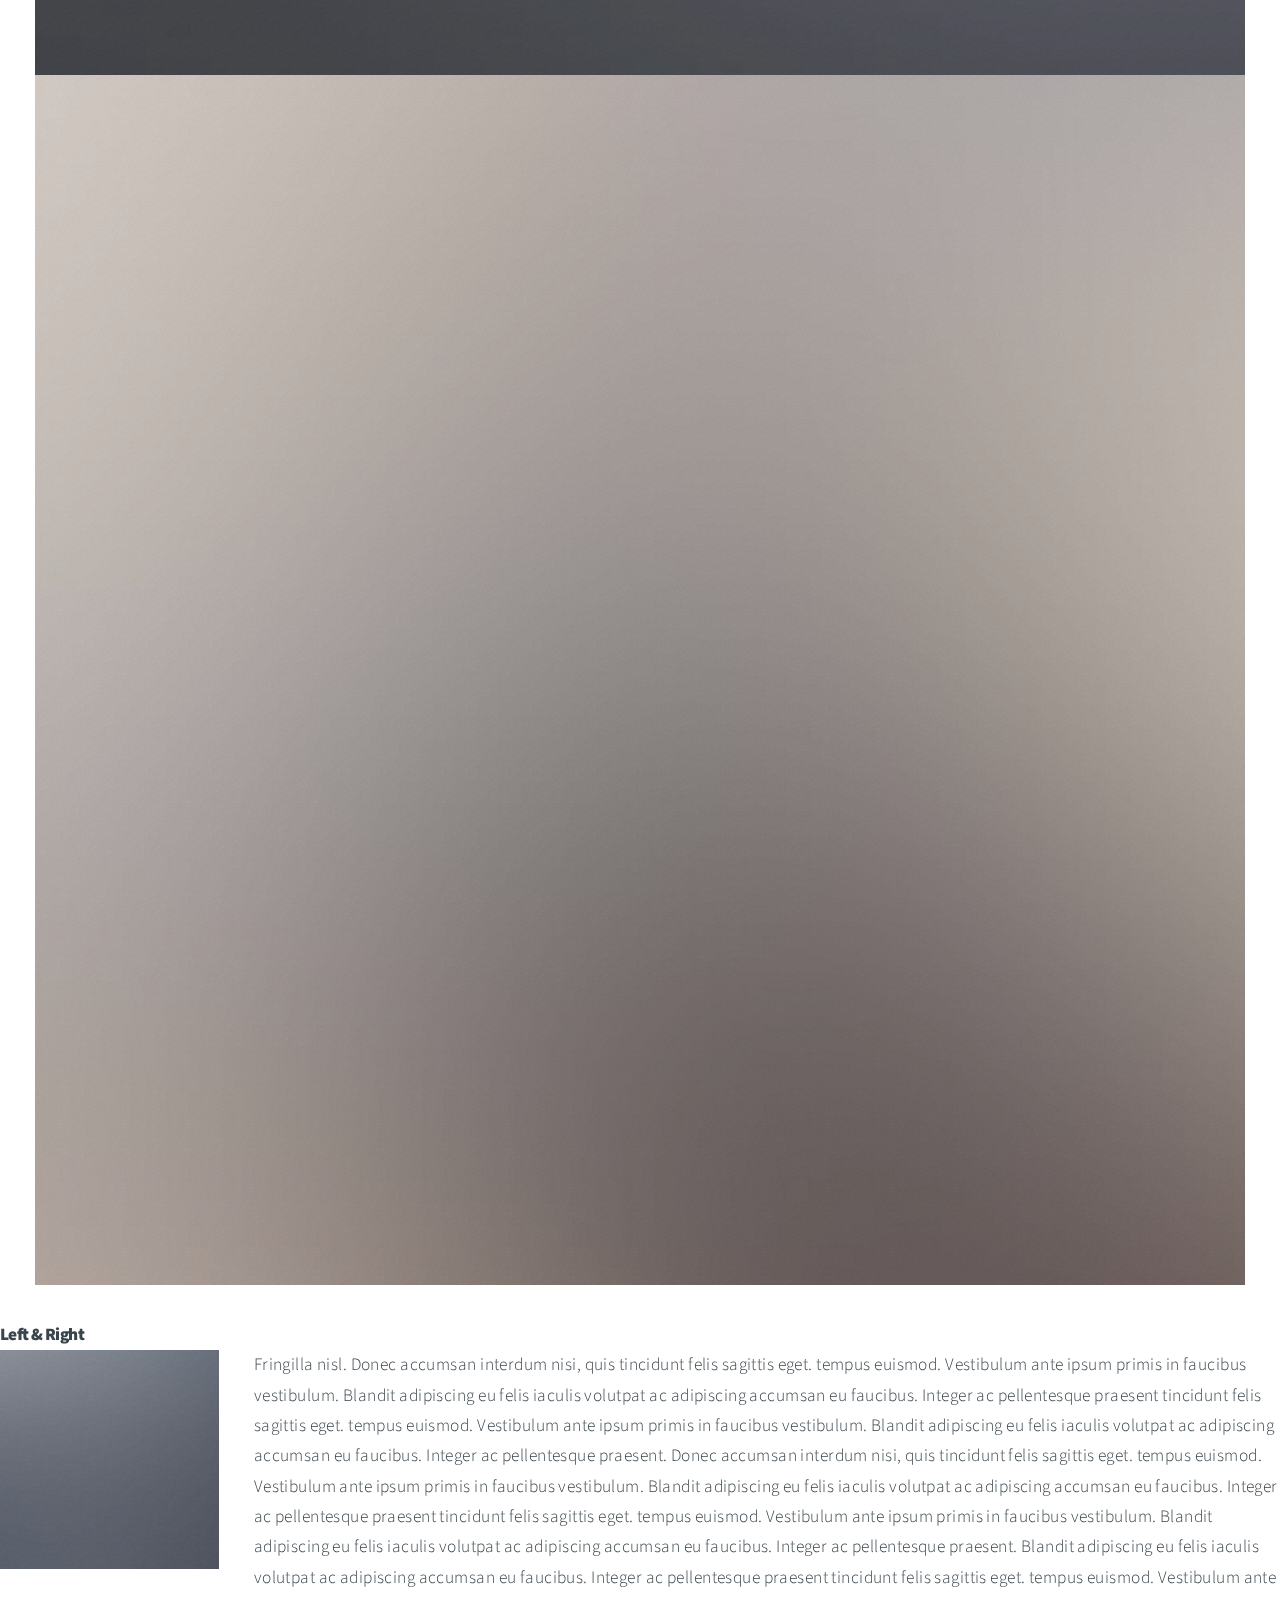
<file: elements.html>
<!DOCTYPE HTML>
<!--
	Hyperspace by HTML5 UP
	html5up.net | @ajlkn
	Free for personal and commercial use under the CCA 3.0 license (html5up.net/license)
-->
<html>
	<head>
		<title>Elements - Hyperspace by HTML5 UP</title>
		<meta charset="utf-8" />
		<meta name="viewport" content="width=device-width, initial-scale=1, user-scalable=no" />
		<link rel="stylesheet" href="assets/css/main.css" />
		<noscript><link rel="stylesheet" href="assets/css/noscript.css" /></noscript>
	</head>
	<body class="is-preload">

		<!-- Header -->
			<header id="header">
				<a href="index.html" class="title">Hyperspace</a>
				<nav>
					<ul>
						<li><a href="index.html">Home</a></li>
						<li><a href="generic.html">Generic</a></li>
						<li><a href="elements.html"  class="active">Elements</a></li>
					</ul>
				</nav>
			</header>

		<!-- Wrapper -->
			<div id="wrapper">

				<!-- Main -->
					<section id="main" class="wrapper">
						<div class="inner">
							<h1 class="major">Elements</h1>

							<!-- Text -->
								<section>
									<h2>Text</h2>
									<p>This is <b>bold</b> and this is <strong>strong</strong>. This is <i>italic</i> and this is <em>emphasized</em>.
									This is <sup>superscript</sup> text and this is <sub>subscript</sub> text.
									This is <u>underlined</u> and this is code: <code>for (;;) { ... }</code>. Finally, <a href="#">this is a link</a>.</p>
									<hr />
									<p>Nunc lacinia ante nunc ac lobortis. Interdum adipiscing gravida odio porttitor sem non mi integer non faucibus ornare mi ut ante amet placerat aliquet. Volutpat eu sed ante lacinia sapien lorem accumsan varius montes viverra nibh in adipiscing blandit tempus accumsan.</p>
									<hr />
									<h2>Heading Level 2</h2>
									<h3>Heading Level 3</h3>
									<h4>Heading Level 4</h4>
									<hr />
									<h3>Blockquote</h3>
									<blockquote>Fringilla nisl. Donec accumsan interdum nisi, quis tincidunt felis sagittis eget tempus euismod. Vestibulum ante ipsum primis in faucibus vestibulum. Blandit adipiscing eu felis iaculis volutpat ac adipiscing accumsan faucibus. Vestibulum ante ipsum primis in faucibus lorem ipsum dolor sit amet nullam adipiscing eu felis.</blockquote>
									<h3>Preformatted</h3>
									<pre><code>i = 0;

while (!deck.isInOrder()) {
    print 'Iteration ' + i;
    deck.shuffle();
    i++;
}

print 'It took ' + i + ' iterations to sort the deck.';</code></pre>
								</section>

							<!-- Lists -->
								<section>
									<h2>Lists</h2>
									<div class="row">
										<div class="col-6 col-12-medium">
											<h3>Unordered</h3>
											<ul>
												<li>Dolor pulvinar etiam.</li>
												<li>Sagittis adipiscing.</li>
												<li>Felis enim feugiat.</li>
											</ul>
											<h3>Alternate</h3>
											<ul class="alt">
												<li>Dolor pulvinar etiam.</li>
												<li>Sagittis adipiscing.</li>
												<li>Felis enim feugiat.</li>
											</ul>
										</div>
										<div class="col-6 col-12-medium">
											<h3>Ordered</h3>
											<ol>
												<li>Dolor pulvinar etiam.</li>
												<li>Etiam vel felis viverra.</li>
												<li>Felis enim feugiat.</li>
												<li>Dolor pulvinar etiam.</li>
												<li>Etiam vel felis lorem.</li>
												<li>Felis enim et feugiat.</li>
											</ol>
											<h3>Icons</h3>
											<ul class="icons">
												<li><a href="#" class="icon brands fa-twitter"><span class="label">Twitter</span></a></li>
												<li><a href="#" class="icon brands fa-facebook-f"><span class="label">Facebook</span></a></li>
												<li><a href="#" class="icon brands fa-instagram"><span class="label">Instagram</span></a></li>
												<li><a href="#" class="icon brands fa-github"><span class="label">Github</span></a></li>
											</ul>
										</div>
									</div>
									<h2>Actions</h2>
									<div class="row">
										<div class="col-6 col-12-medium">
											<ul class="actions">
												<li><a href="#" class="button primary">Default</a></li>
												<li><a href="#" class="button">Default</a></li>
											</ul>
											<ul class="actions small">
												<li><a href="#" class="button primary small">Small</a></li>
												<li><a href="#" class="button small">Small</a></li>
											</ul>
											<ul class="actions stacked">
												<li><a href="#" class="button primary">Default</a></li>
												<li><a href="#" class="button">Default</a></li>
											</ul>
											<ul class="actions stacked">
												<li><a href="#" class="button primary small">Small</a></li>
												<li><a href="#" class="button small">Small</a></li>
											</ul>
										</div>
										<div class="col-6 col-12-medium">
											<ul class="actions stacked">
												<li><a href="#" class="button primary fit">Default</a></li>
												<li><a href="#" class="button fit">Default</a></li>
											</ul>
											<ul class="actions stacked">
												<li><a href="#" class="button primary small fit">Small</a></li>
												<li><a href="#" class="button small fit">Small</a></li>
											</ul>
										</div>
									</div>
								</section>

							<!-- Table -->
								<section>
									<h2>Table</h2>
									<h3>Default</h3>
									<div class="table-wrapper">
										<table>
											<thead>
												<tr>
													<th>Name</th>
													<th>Description</th>
													<th>Price</th>
												</tr>
											</thead>
											<tbody>
												<tr>
													<td>Item One</td>
													<td>Ante turpis integer aliquet porttitor.</td>
													<td>29.99</td>
												</tr>
												<tr>
													<td>Item Two</td>
													<td>Vis ac commodo adipiscing arcu aliquet.</td>
													<td>19.99</td>
												</tr>
												<tr>
													<td>Item Three</td>
													<td> Morbi faucibus arcu accumsan lorem.</td>
													<td>29.99</td>
												</tr>
												<tr>
													<td>Item Four</td>
													<td>Vitae integer tempus condimentum.</td>
													<td>19.99</td>
												</tr>
												<tr>
													<td>Item Five</td>
													<td>Ante turpis integer aliquet porttitor.</td>
													<td>29.99</td>
												</tr>
											</tbody>
											<tfoot>
												<tr>
													<td colspan="2"></td>
													<td>100.00</td>
												</tr>
											</tfoot>
										</table>
									</div>

									<h3>Alternate</h3>
									<div class="table-wrapper">
										<table class="alt">
											<thead>
												<tr>
													<th>Name</th>
													<th>Description</th>
													<th>Price</th>
												</tr>
											</thead>
											<tbody>
												<tr>
													<td>Item One</td>
													<td>Ante turpis integer aliquet porttitor.</td>
													<td>29.99</td>
												</tr>
												<tr>
													<td>Item Two</td>
													<td>Vis ac commodo adipiscing arcu aliquet.</td>
													<td>19.99</td>
												</tr>
												<tr>
													<td>Item Three</td>
													<td> Morbi faucibus arcu accumsan lorem.</td>
													<td>29.99</td>
												</tr>
												<tr>
													<td>Item Four</td>
													<td>Vitae integer tempus condimentum.</td>
													<td>19.99</td>
												</tr>
												<tr>
													<td>Item Five</td>
													<td>Ante turpis integer aliquet porttitor.</td>
													<td>29.99</td>
												</tr>
											</tbody>
											<tfoot>
												<tr>
													<td colspan="2"></td>
													<td>100.00</td>
												</tr>
											</tfoot>
										</table>
									</div>
								</section>

							<!-- Buttons -->
								<section>
									<h3>Buttons</h3>
									<ul class="actions">
										<li><a href="#" class="button primary">Primary</a></li>
										<li><a href="#" class="button">Default</a></li>
									</ul>
									<ul class="actions">
										<li><a href="#" class="button large">Large</a></li>
										<li><a href="#" class="button">Default</a></li>
										<li><a href="#" class="button small">Small</a></li>
									</ul>
									<ul class="actions fit">
										<li><a href="#" class="button primary fit">Fit</a></li>
										<li><a href="#" class="button fit">Fit</a></li>
										<li><a href="#" class="button fit">Fit</a></li>
									</ul>
									<ul class="actions fit small">
										<li><a href="#" class="button primary fit small">Fit + Small</a></li>
										<li><a href="#" class="button fit small">Fit + Small</a></li>
										<li><a href="#" class="button fit small">Fit + Small</a></li>
									</ul>
									<ul class="actions">
										<li><a href="#" class="button primary icon solid fa-download">Icon</a></li>
										<li><a href="#" class="button icon solid fa-upload">Icon</a></li>
										<li><a href="#" class="button icon solid fa-save">Icon</a></li>
									</ul>
									<ul class="actions">
										<li><span class="button primary disabled">Disabled</span></li>
										<li><span class="button disabled">Disabled</span></li>
									</ul>
								</section>

							<!-- Form -->
								<section>
									<h2>Form</h2>
									<form method="post" action="#">
										<div class="row gtr-uniform">
											<div class="col-6 col-12-xsmall">
												<input type="text" name="demo-name" id="demo-name" value="" placeholder="Name" />
											</div>
											<div class="col-6 col-12-xsmall">
												<input type="email" name="demo-email" id="demo-email" value="" placeholder="Email" />
											</div>
											<div class="col-12">
												<select name="demo-category" id="demo-category">
													<option value="">- Category -</option>
													<option value="1">Manufacturing</option>
													<option value="1">Shipping</option>
													<option value="1">Administration</option>
													<option value="1">Human Resources</option>
												</select>
											</div>
											<div class="col-4 col-12-small">
												<input type="radio" id="demo-priority-low" name="demo-priority" checked>
												<label for="demo-priority-low">Low</label>
											</div>
											<div class="col-4 col-12-small">
												<input type="radio" id="demo-priority-normal" name="demo-priority">
												<label for="demo-priority-normal">Normal</label>
											</div>
											<div class="col-4 col-12-small">
												<input type="radio" id="demo-priority-high" name="demo-priority">
												<label for="demo-priority-high">High</label>
											</div>
											<div class="col-6 col-12-small">
												<input type="checkbox" id="demo-copy" name="demo-copy">
												<label for="demo-copy">Email me a copy</label>
											</div>
											<div class="col-6 col-12-small">
												<input type="checkbox" id="demo-human" name="demo-human" checked>
												<label for="demo-human">Not a robot</label>
											</div>
											<div class="col-12">
												<textarea name="demo-message" id="demo-message" placeholder="Enter your message" rows="6"></textarea>
											</div>
											<div class="col-12">
												<ul class="actions">
													<li><input type="submit" value="Send Message" class="primary" /></li>
													<li><input type="reset" value="Reset" /></li>
												</ul>
											</div>
										</div>
									</form>
								</section>

							<!-- Image -->
								<section>
									<h2>Image</h2>
									<h3>Fit</h3>
									<div class="box alt">
										<div class="row gtr-uniform">
											<div class="col-12"><span class="image fit"><img src="images/pic04.jpg" alt="" /></span></div>
											<div class="col-4"><span class="image fit"><img src="images/pic01.jpg" alt="" /></span></div>
											<div class="col-4"><span class="image fit"><img src="images/pic02.jpg" alt="" /></span></div>
											<div class="col-4"><span class="image fit"><img src="images/pic03.jpg" alt="" /></span></div>
											<div class="col-4"><span class="image fit"><img src="images/pic03.jpg" alt="" /></span></div>
											<div class="col-4"><span class="image fit"><img src="images/pic01.jpg" alt="" /></span></div>
											<div class="col-4"><span class="image fit"><img src="images/pic02.jpg" alt="" /></span></div>
											<div class="col-4"><span class="image fit"><img src="images/pic02.jpg" alt="" /></span></div>
											<div class="col-4"><span class="image fit"><img src="images/pic03.jpg" alt="" /></span></div>
											<div class="col-4"><span class="image fit"><img src="images/pic01.jpg" alt="" /></span></div>
										</div>
									</div>
									<h3>Left &amp; Right</h3>
									<p><span class="image left"><img src="images/pic05.jpg" alt="" /></span>Fringilla nisl. Donec accumsan interdum nisi, quis tincidunt felis sagittis eget. tempus euismod. Vestibulum ante ipsum primis in faucibus vestibulum. Blandit adipiscing eu felis iaculis volutpat ac adipiscing accumsan eu faucibus. Integer ac pellentesque praesent tincidunt felis sagittis eget. tempus euismod. Vestibulum ante ipsum primis in faucibus vestibulum. Blandit adipiscing eu felis iaculis volutpat ac adipiscing accumsan eu faucibus. Integer ac pellentesque praesent. Donec accumsan interdum nisi, quis tincidunt felis sagittis eget. tempus euismod. Vestibulum ante ipsum primis in faucibus vestibulum. Blandit adipiscing eu felis iaculis volutpat ac adipiscing accumsan eu faucibus. Integer ac pellentesque praesent tincidunt felis sagittis eget. tempus euismod. Vestibulum ante ipsum primis in faucibus vestibulum. Blandit adipiscing eu felis iaculis volutpat ac adipiscing accumsan eu faucibus. Integer ac pellentesque praesent. Blandit adipiscing eu felis iaculis volutpat ac adipiscing accumsan eu faucibus. Integer ac pellentesque praesent tincidunt felis sagittis eget. tempus euismod. Vestibulum ante ipsum primis in faucibus vestibulum. Blandit adipiscing eu felis iaculis volutpat ac adipiscing accumsan eu faucibus. Integer ac pellentesque praesent.</p>
									<p><span class="image right"><img src="images/pic06.jpg" alt="" /></span>Fringilla nisl. Donec accumsan interdum nisi, quis tincidunt felis sagittis eget. tempus euismod. Vestibulum ante ipsum primis in faucibus vestibulum. Blandit adipiscing eu felis iaculis volutpat ac adipiscing accumsan eu faucibus. Integer ac pellentesque praesent tincidunt felis sagittis eget. tempus euismod. Vestibulum ante ipsum primis in faucibus vestibulum. Blandit adipiscing eu felis iaculis volutpat ac adipiscing accumsan eu faucibus. Integer ac pellentesque praesent. Donec accumsan interdum nisi, quis tincidunt felis sagittis eget. tempus euismod. Vestibulum ante ipsum primis in faucibus vestibulum. Blandit adipiscing eu felis iaculis volutpat ac adipiscing accumsan eu faucibus. Integer ac pellentesque praesent tincidunt felis sagittis eget. tempus euismod. Vestibulum ante ipsum primis in faucibus vestibulum. Blandit adipiscing eu felis iaculis volutpat ac adipiscing accumsan eu faucibus. Integer ac pellentesque praesent. Blandit adipiscing eu felis iaculis volutpat ac adipiscing accumsan eu faucibus. Integer ac pellentesque praesent tincidunt felis sagittis eget. tempus euismod. Vestibulum ante ipsum primis in faucibus vestibulum. Blandit adipiscing eu felis iaculis volutpat ac adipiscing accumsan eu faucibus. Integer ac pellentesque praesent.</p>
								</section>

						</div>
					</section>

			</div>

		<!-- Footer -->
			<footer id="footer" class="wrapper alt">
				<div class="inner">
					<ul class="menu">
						<li>&copy; Untitled. All rights reserved.</li><li>Design: <a href="http://html5up.net">HTML5 UP</a></li>
					</ul>
				</div>
			</footer>

		<!-- Scripts -->
			<script src="assets/js/jquery.min.js"></script>
			<script src="assets/js/jquery.scrollex.min.js"></script>
			<script src="assets/js/jquery.scrolly.min.js"></script>
			<script src="assets/js/browser.min.js"></script>
			<script src="assets/js/breakpoints.min.js"></script>
			<script src="assets/js/util.js"></script>
			<script src="assets/js/main.js"></script>

	</body>
</html>
</file>
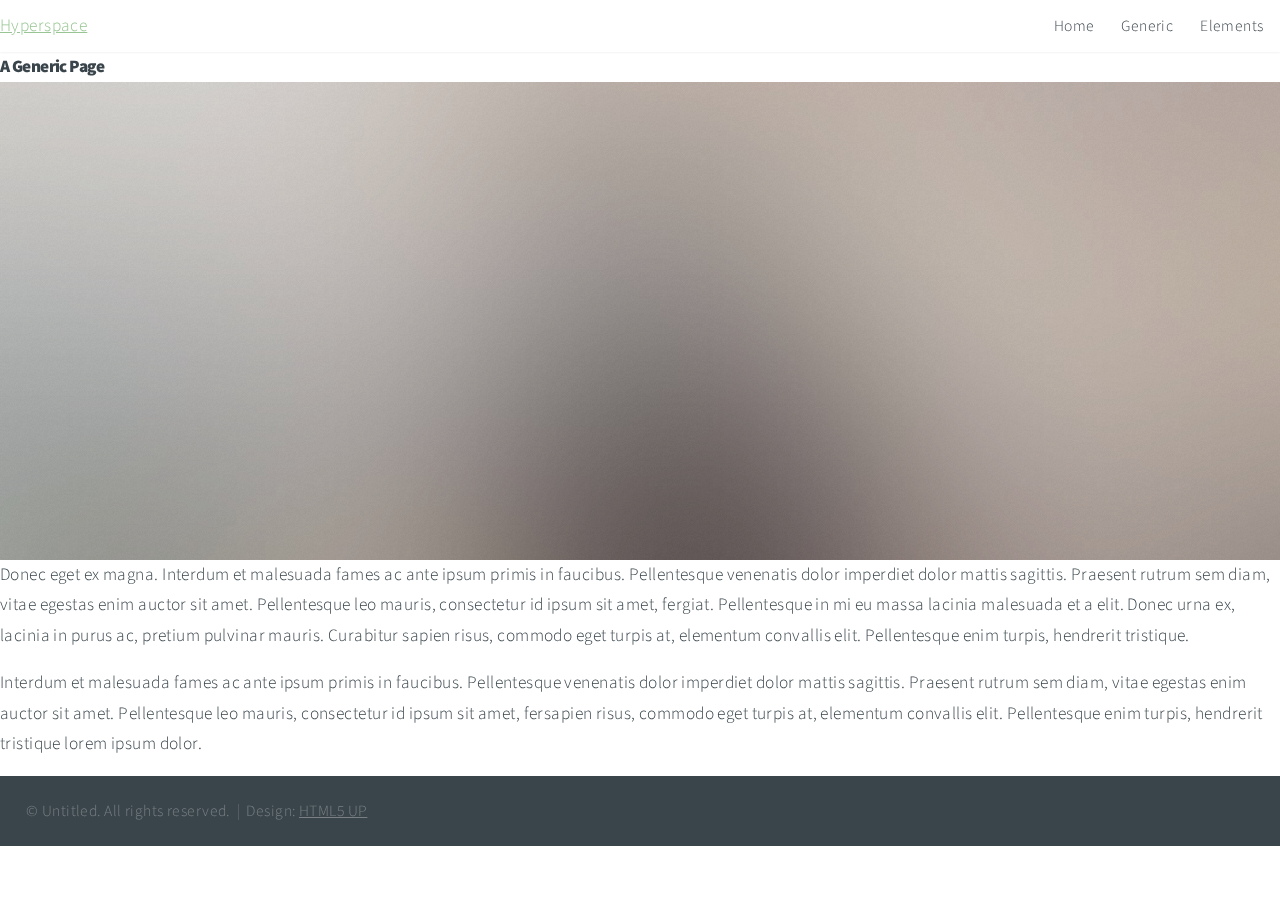
<file: generic.html>
<!DOCTYPE HTML>
<!--
	Hyperspace by HTML5 UP
	html5up.net | @ajlkn
	Free for personal and commercial use under the CCA 3.0 license (html5up.net/license)
-->
<html>
	<head>
		<title>Generic - Hyperspace by HTML5 UP</title>
		<meta charset="utf-8" />
		<meta name="viewport" content="width=device-width, initial-scale=1, user-scalable=no" />
		<link rel="stylesheet" href="assets/css/main.css" />
		<noscript><link rel="stylesheet" href="assets/css/noscript.css" /></noscript>
	</head>
	<body class="is-preload">

		<!-- Header -->
			<header id="header">
				<a href="index.html" class="title">Hyperspace</a>
				<nav>
					<ul>
						<li><a href="index.html">Home</a></li>
						<li><a href="generic.html" class="active">Generic</a></li>
						<li><a href="elements.html">Elements</a></li>
					</ul>
				</nav>
			</header>

		<!-- Wrapper -->
			<div id="wrapper">

				<!-- Main -->
					<section id="main" class="wrapper">
						<div class="inner">
							<h1 class="major">A Generic Page</h1>
							<span class="image fit"><img src="images/pic04.jpg" alt="" /></span>
							<p>Donec eget ex magna. Interdum et malesuada fames ac ante ipsum primis in faucibus. Pellentesque venenatis dolor imperdiet dolor mattis sagittis. Praesent rutrum sem diam, vitae egestas enim auctor sit amet. Pellentesque leo mauris, consectetur id ipsum sit amet, fergiat. Pellentesque in mi eu massa lacinia malesuada et a elit. Donec urna ex, lacinia in purus ac, pretium pulvinar mauris. Curabitur sapien risus, commodo eget turpis at, elementum convallis elit. Pellentesque enim turpis, hendrerit tristique.</p>
							<p>Interdum et malesuada fames ac ante ipsum primis in faucibus. Pellentesque venenatis dolor imperdiet dolor mattis sagittis. Praesent rutrum sem diam, vitae egestas enim auctor sit amet. Pellentesque leo mauris, consectetur id ipsum sit amet, fersapien risus, commodo eget turpis at, elementum convallis elit. Pellentesque enim turpis, hendrerit tristique lorem ipsum dolor.</p>
						</div>
					</section>

			</div>

		<!-- Footer -->
			<footer id="footer" class="wrapper alt">
				<div class="inner">
					<ul class="menu">
						<li>&copy; Untitled. All rights reserved.</li><li>Design: <a href="http://html5up.net">HTML5 UP</a></li>
					</ul>
				</div>
			</footer>

		<!-- Scripts -->
			<script src="assets/js/jquery.min.js"></script>
			<script src="assets/js/jquery.scrollex.min.js"></script>
			<script src="assets/js/jquery.scrolly.min.js"></script>
			<script src="assets/js/browser.min.js"></script>
			<script src="assets/js/breakpoints.min.js"></script>
			<script src="assets/js/util.js"></script>
			<script src="assets/js/main.js"></script>

	</body>
</html>
</file>
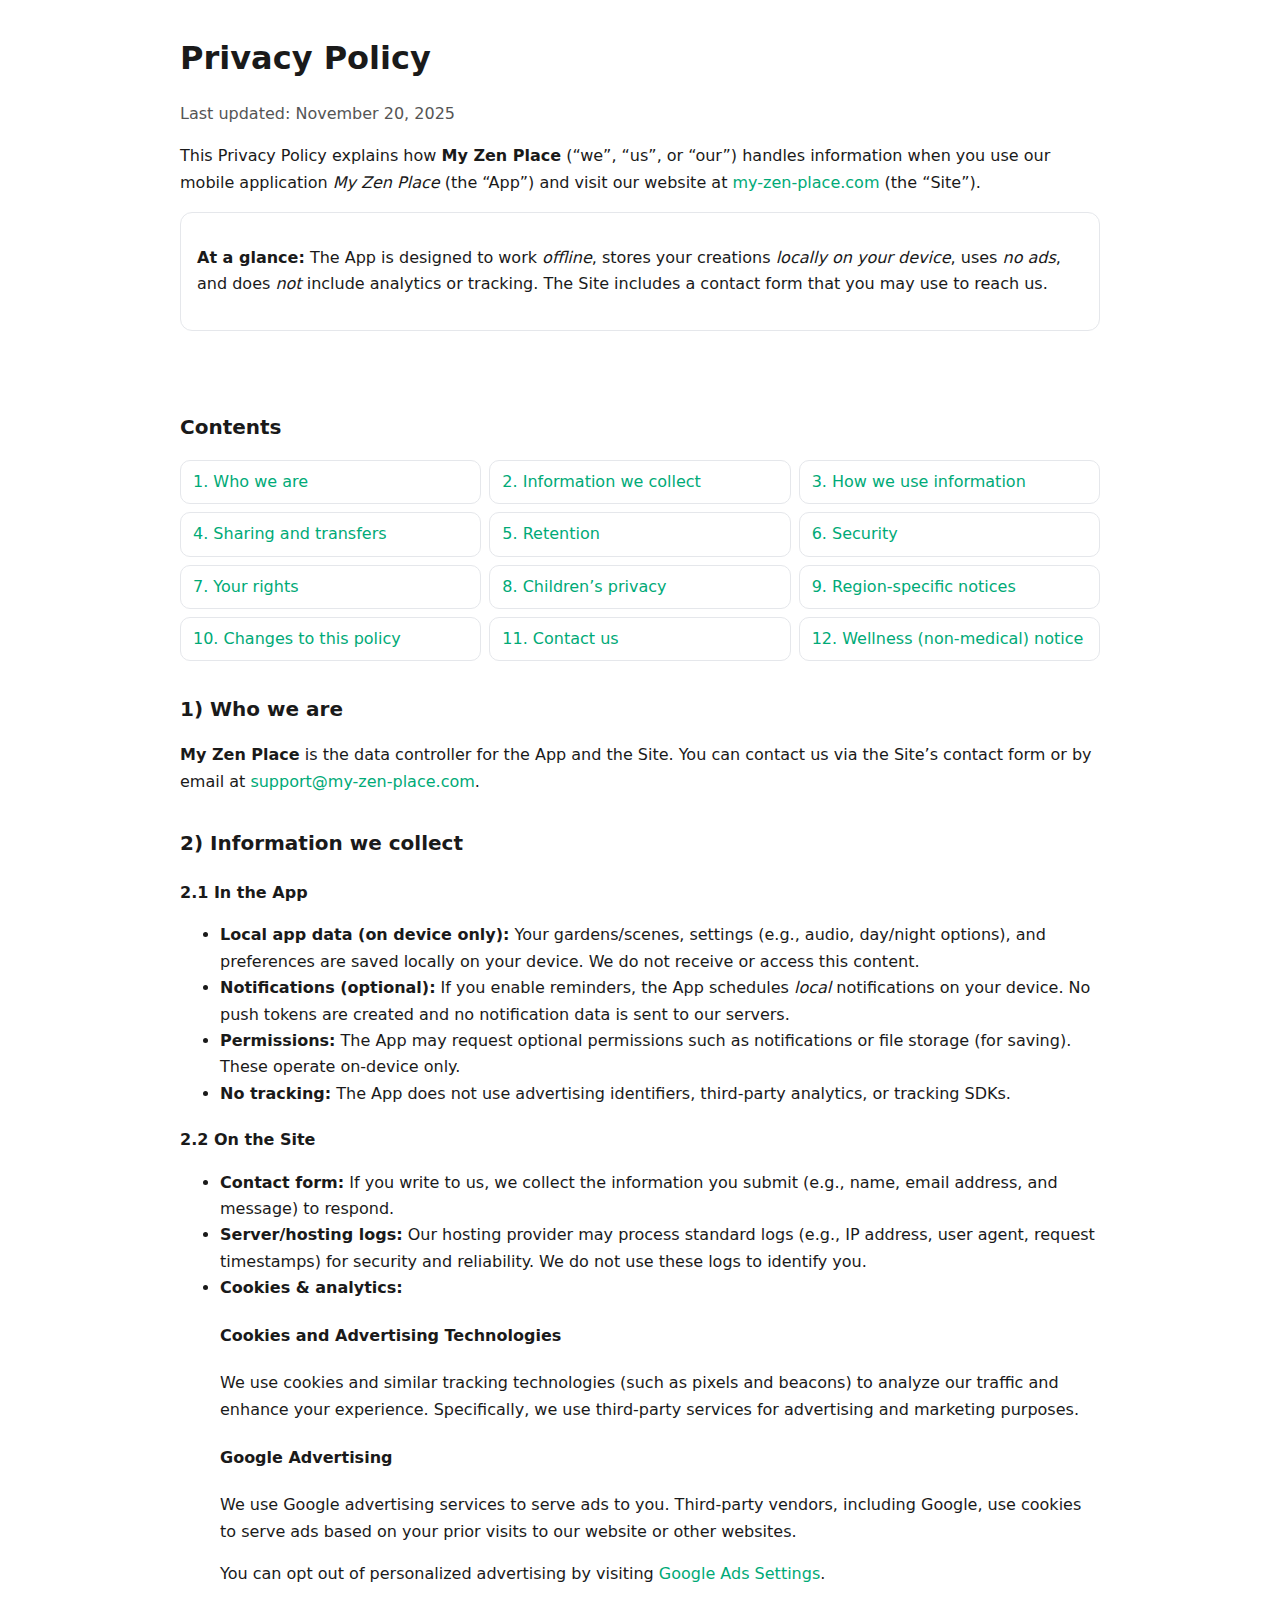
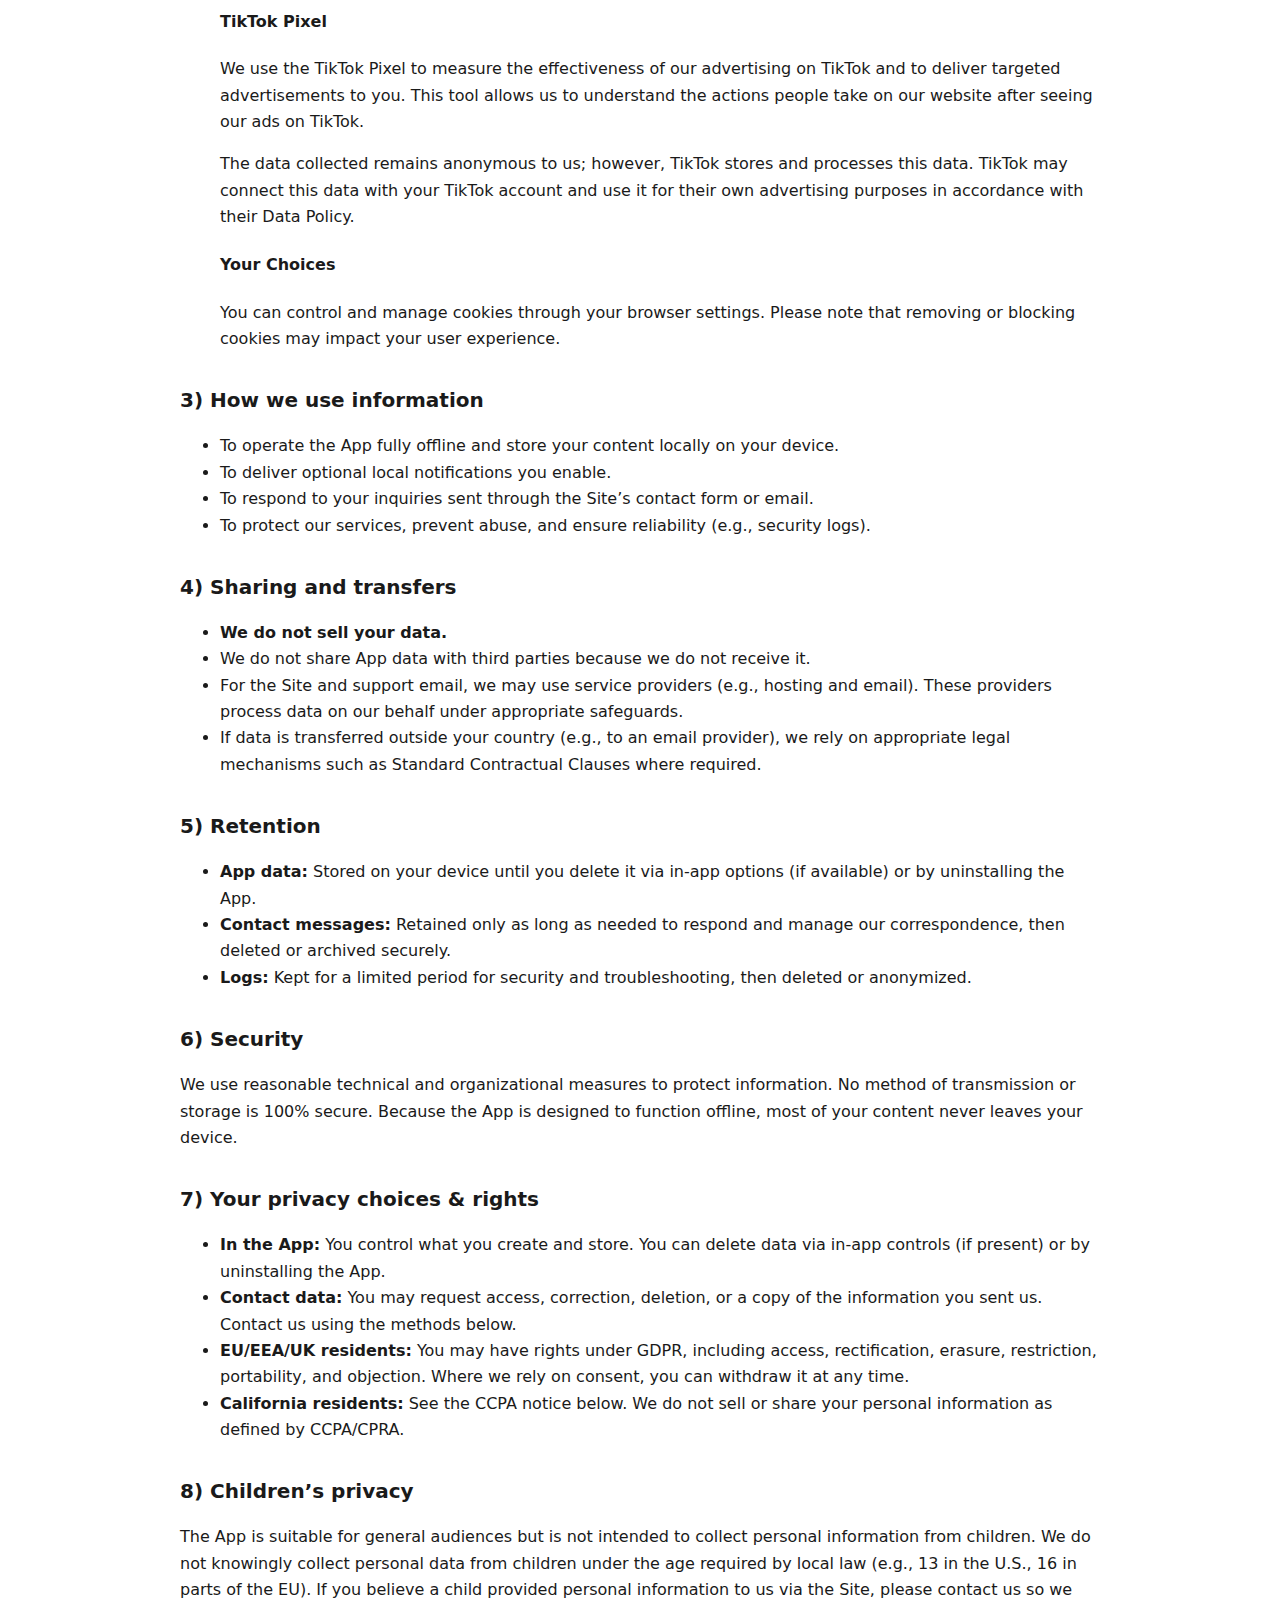
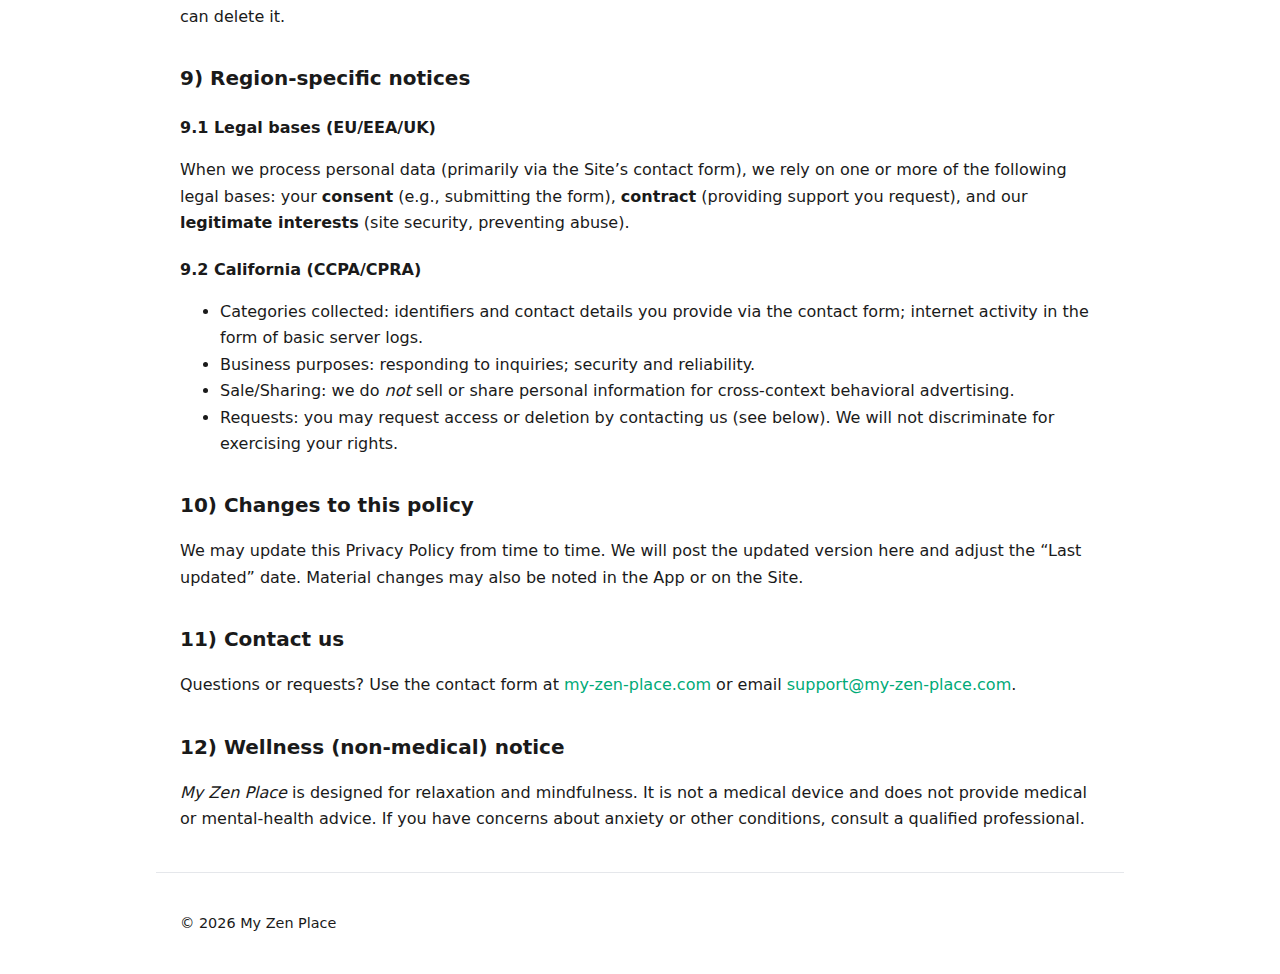
<file: privacy.html>
<!doctype html>
<html lang="en">

<head>
  <meta charset="utf-8">
  <title>Privacy Policy – My Zen Place</title>
  <meta name="viewport" content="width=device-width, initial-scale=1">
  <meta name="description"
    content="Privacy Policy for My Zen Place (app and website). We collect minimal data, no ads, no tracking.">
  <style>
    :root {
      --fg: #1a1a1a;
      --muted: #555;
      --bg: #fff;
      --accent: #0a7;
      --border: #e5e7eb;
      --maxw: 920px;
    }

    html,
    body {
      margin: 0;
      padding: 0;
      background: var(--bg);
      color: var(--fg);
      font: 16px/1.65 system-ui, -apple-system, Segoe UI, Roboto, Helvetica, Arial, sans-serif
    }

    header,
    main,
    footer {
      max-width: var(--maxw);
      margin: 0 auto;
      padding: 24px
    }

    h1 {
      font-size: 2rem;
      margin: .5rem 0 1rem
    }

    h2 {
      font-size: 1.25rem;
      margin: 2rem 0 .75rem
    }

    h3 {
      font-size: 1rem;
      margin: 1.25rem 0 .5rem
    }

    p,
    li {
      color: var(--fg)
    }

    .muted {
      color: var(--muted)
    }

    .card {
      border: 1px solid var(--border);
      border-radius: 12px;
      padding: 16px;
      background: #fff
    }

    a {
      color: var(--accent);
      text-decoration: none
    }

    a:hover {
      text-decoration: underline
    }

    nav ul {
      display: grid;
      grid-template-columns: repeat(auto-fit, minmax(240px, 1fr));
      gap: .5rem;
      padding: 0;
      margin: 1rem 0 0;
      list-style: none
    }

    nav li {
      border: 1px solid var(--border);
      border-radius: 10px;
      padding: .5rem .75rem;
      background: #fff
    }

    code {
      background: #f6f8fa;
      border: 1px solid var(--border);
      padding: .1rem .35rem;
      border-radius: 6px
    }

    footer {
      font-size: .9rem;
      color: var(--muted);
      border-top: 1px solid var(--border)
    }
  </style>
</head>

<body>
  <header>
    <h1>Privacy Policy</h1>
    <p class="muted">Last updated: November 20, 2025</p>
    <p>This Privacy Policy explains how <strong>My Zen Place</strong> (“we”, “us”, or “our”) handles information when
      you use our mobile application <em>My Zen Place</em> (the “App”) and visit our website at <a
        href="https://www.my-zen-place.com" rel="noopener">my-zen-place.com</a> (the “Site”).</p>
    <div class="card">
      <p><strong>At a glance:</strong> The App is designed to work <em>offline</em>, stores your creations <em>locally
          on your device</em>, uses <em>no ads</em>, and does <em>not</em> include analytics or tracking. The Site
        includes a contact form that you may use to reach us.</p>
    </div>
  </header>

  <main>
    <h2>Contents</h2>
    <nav aria-label="Table of contents">
      <ul>
        <li><a href="#who-we-are">1. Who we are</a></li>
        <li><a href="#what-we-collect">2. Information we collect</a></li>
        <li><a href="#how-we-use">3. How we use information</a></li>
        <li><a href="#sharing">4. Sharing and transfers</a></li>
        <li><a href="#retention">5. Retention</a></li>
        <li><a href="#security">6. Security</a></li>
        <li><a href="#your-rights">7. Your rights</a></li>
        <li><a href="#children">8. Children’s privacy</a></li>
        <li><a href="#region-notices">9. Region-specific notices</a></li>
        <li><a href="#changes">10. Changes to this policy</a></li>
        <li><a href="#contact">11. Contact us</a></li>
        <li><a href="#non-medical">12. Wellness (non-medical) notice</a></li>
      </ul>
    </nav>

    <h2 id="who-we-are">1) Who we are</h2>
    <p><strong>My Zen Place</strong> is the data controller for the App and the Site. You can contact us via the Site’s
      contact form or by email at <a href="mailto:support@my-zen-place.com">support@my-zen-place.com</a>.</p>

    <h2 id="what-we-collect">2) Information we collect</h2>
    <h3>2.1 In the App</h3>
    <ul>
      <li><strong>Local app data (on device only):</strong> Your gardens/scenes, settings (e.g., audio, day/night
        options), and preferences are saved locally on your device. We do not receive or access this content.</li>
      <li><strong>Notifications (optional):</strong> If you enable reminders, the App schedules <em>local</em>
        notifications on your device. No push tokens are created and no notification data is sent to our servers.</li>
      <li><strong>Permissions:</strong> The App may request optional permissions such as notifications or file storage
        (for saving). These operate on-device only.</li>
      <li><strong>No tracking:</strong> The App does not use advertising identifiers, third-party analytics, or tracking
        SDKs.</li>
    </ul>

    <h3>2.2 On the Site</h3>
    <ul>
      <li><strong>Contact form:</strong> If you write to us, we collect the information you submit (e.g., name, email
        address, and message) to respond.</li>
      <li><strong>Server/hosting logs:</strong> Our hosting provider may process standard logs (e.g., IP address, user
        agent, request timestamps) for security and reliability. We do not use these logs to identify you.</li>
      <li>
        <strong>Cookies &amp; analytics:</strong>
        <h4>Cookies and Advertising Technologies</h4>
        <p>We use cookies and similar tracking technologies (such as pixels and beacons) to analyze our traffic and
          enhance your experience. Specifically, we use third-party services for advertising and marketing purposes.</p>

        <h4>Google Advertising</h4>
        <p>We use Google advertising services to serve ads to you. Third-party vendors, including Google, use cookies to
          serve ads based on your prior visits to our website or other websites.</p>
        <p>You can opt out of personalized advertising by visiting <a href="https://www.google.com/settings/ads"
            target="_blank" rel="noopener">Google Ads Settings</a>.</p>

        <h4>TikTok Pixel</h4>
        <p>We use the TikTok Pixel to measure the effectiveness of our advertising on TikTok and to deliver targeted
          advertisements to you. This tool allows us to understand the actions people take on our website after seeing
          our ads on TikTok.</p>
        <p>The data collected remains anonymous to us; however, TikTok stores and processes this data. TikTok may
          connect this data with your TikTok account and use it for their own advertising purposes in accordance with
          their Data Policy.</p>

        <h4>Your Choices</h4>
        <p>You can control and manage cookies through your browser settings. Please note that removing or blocking
          cookies may impact your user experience.</p>
      </li>
    </ul>

    <h2 id="how-we-use">3) How we use information</h2>
    <ul>
      <li>To operate the App fully offline and store your content locally on your device.</li>
      <li>To deliver optional local notifications you enable.</li>
      <li>To respond to your inquiries sent through the Site’s contact form or email.</li>
      <li>To protect our services, prevent abuse, and ensure reliability (e.g., security logs).</li>
    </ul>

    <h2 id="sharing">4) Sharing and transfers</h2>
    <ul>
      <li><strong>We do not sell your data.</strong></li>
      <li>We do not share App data with third parties because we do not receive it.</li>
      <li>For the Site and support email, we may use service providers (e.g., hosting and email). These providers
        process data on our behalf under appropriate safeguards.</li>
      <li>If data is transferred outside your country (e.g., to an email provider), we rely on appropriate legal
        mechanisms such as Standard Contractual Clauses where required.</li>
    </ul>

    <h2 id="retention">5) Retention</h2>
    <ul>
      <li><strong>App data:</strong> Stored on your device until you delete it via in-app options (if available) or by
        uninstalling the App.</li>
      <li><strong>Contact messages:</strong> Retained only as long as needed to respond and manage our correspondence,
        then deleted or archived securely.</li>
      <li><strong>Logs:</strong> Kept for a limited period for security and troubleshooting, then deleted or anonymized.
      </li>
    </ul>

    <h2 id="security">6) Security</h2>
    <p>We use reasonable technical and organizational measures to protect information. No method of transmission or
      storage is 100% secure. Because the App is designed to function offline, most of your content never leaves your
      device.</p>

    <h2 id="your-rights">7) Your privacy choices & rights</h2>
    <ul>
      <li><strong>In the App:</strong> You control what you create and store. You can delete data via in-app controls
        (if present) or by uninstalling the App.</li>
      <li><strong>Contact data:</strong> You may request access, correction, deletion, or a copy of the information you
        sent us. Contact us using the methods below.</li>
      <li><strong>EU/EEA/UK residents:</strong> You may have rights under GDPR, including access, rectification,
        erasure, restriction, portability, and objection. Where we rely on consent, you can withdraw it at any time.
      </li>
      <li><strong>California residents:</strong> See the CCPA notice below. We do not sell or share your personal
        information as defined by CCPA/CPRA.</li>
    </ul>

    <h2 id="children">8) Children’s privacy</h2>
    <p>The App is suitable for general audiences but is not intended to collect personal information from children. We
      do not knowingly collect personal data from children under the age required by local law (e.g., 13 in the U.S., 16
      in parts of the EU). If you believe a child provided personal information to us via the Site, please contact us so
      we can delete it.</p>

    <h2 id="region-notices">9) Region-specific notices</h2>
    <h3>9.1 Legal bases (EU/EEA/UK)</h3>
    <p>When we process personal data (primarily via the Site’s contact form), we rely on one or more of the following
      legal bases: your <strong>consent</strong> (e.g., submitting the form), <strong>contract</strong> (providing
      support you request), and our <strong>legitimate interests</strong> (site security, preventing abuse).</p>
    <h3>9.2 California (CCPA/CPRA)</h3>
    <ul>
      <li>Categories collected: identifiers and contact details you provide via the contact form; internet activity in
        the form of basic server logs.</li>
      <li>Business purposes: responding to inquiries; security and reliability.</li>
      <li>Sale/Sharing: we do <em>not</em> sell or share personal information for cross-context behavioral advertising.
      </li>
      <li>Requests: you may request access or deletion by contacting us (see below). We will not discriminate for
        exercising your rights.</li>
    </ul>

    <h2 id="changes">10) Changes to this policy</h2>
    <p>We may update this Privacy Policy from time to time. We will post the updated version here and adjust the “Last
      updated” date. Material changes may also be noted in the App or on the Site.</p>

    <h2 id="contact">11) Contact us</h2>
    <p>Questions or requests? Use the contact form at <a href="https://www.my-zen-place.com"
        rel="noopener">my-zen-place.com</a> or email <a
        href="mailto:support@my-zen-place.com">support@my-zen-place.com</a>.</p>

    <h2 id="non-medical">12) Wellness (non-medical) notice</h2>
    <p><em>My Zen Place</em> is designed for relaxation and mindfulness. It is not a medical device and does not provide
      medical or mental-health advice. If you have concerns about anxiety or other conditions, consult a qualified
      professional.</p>
  </main>

  <footer>
    <p>&copy; <span id="y"></span> My Zen Place</p>
  </footer>

  <script>
    // Auto-set year in footer
    document.getElementById('y').textContent = new Date().getFullYear();
  </script>
</body>

</html>
</file>
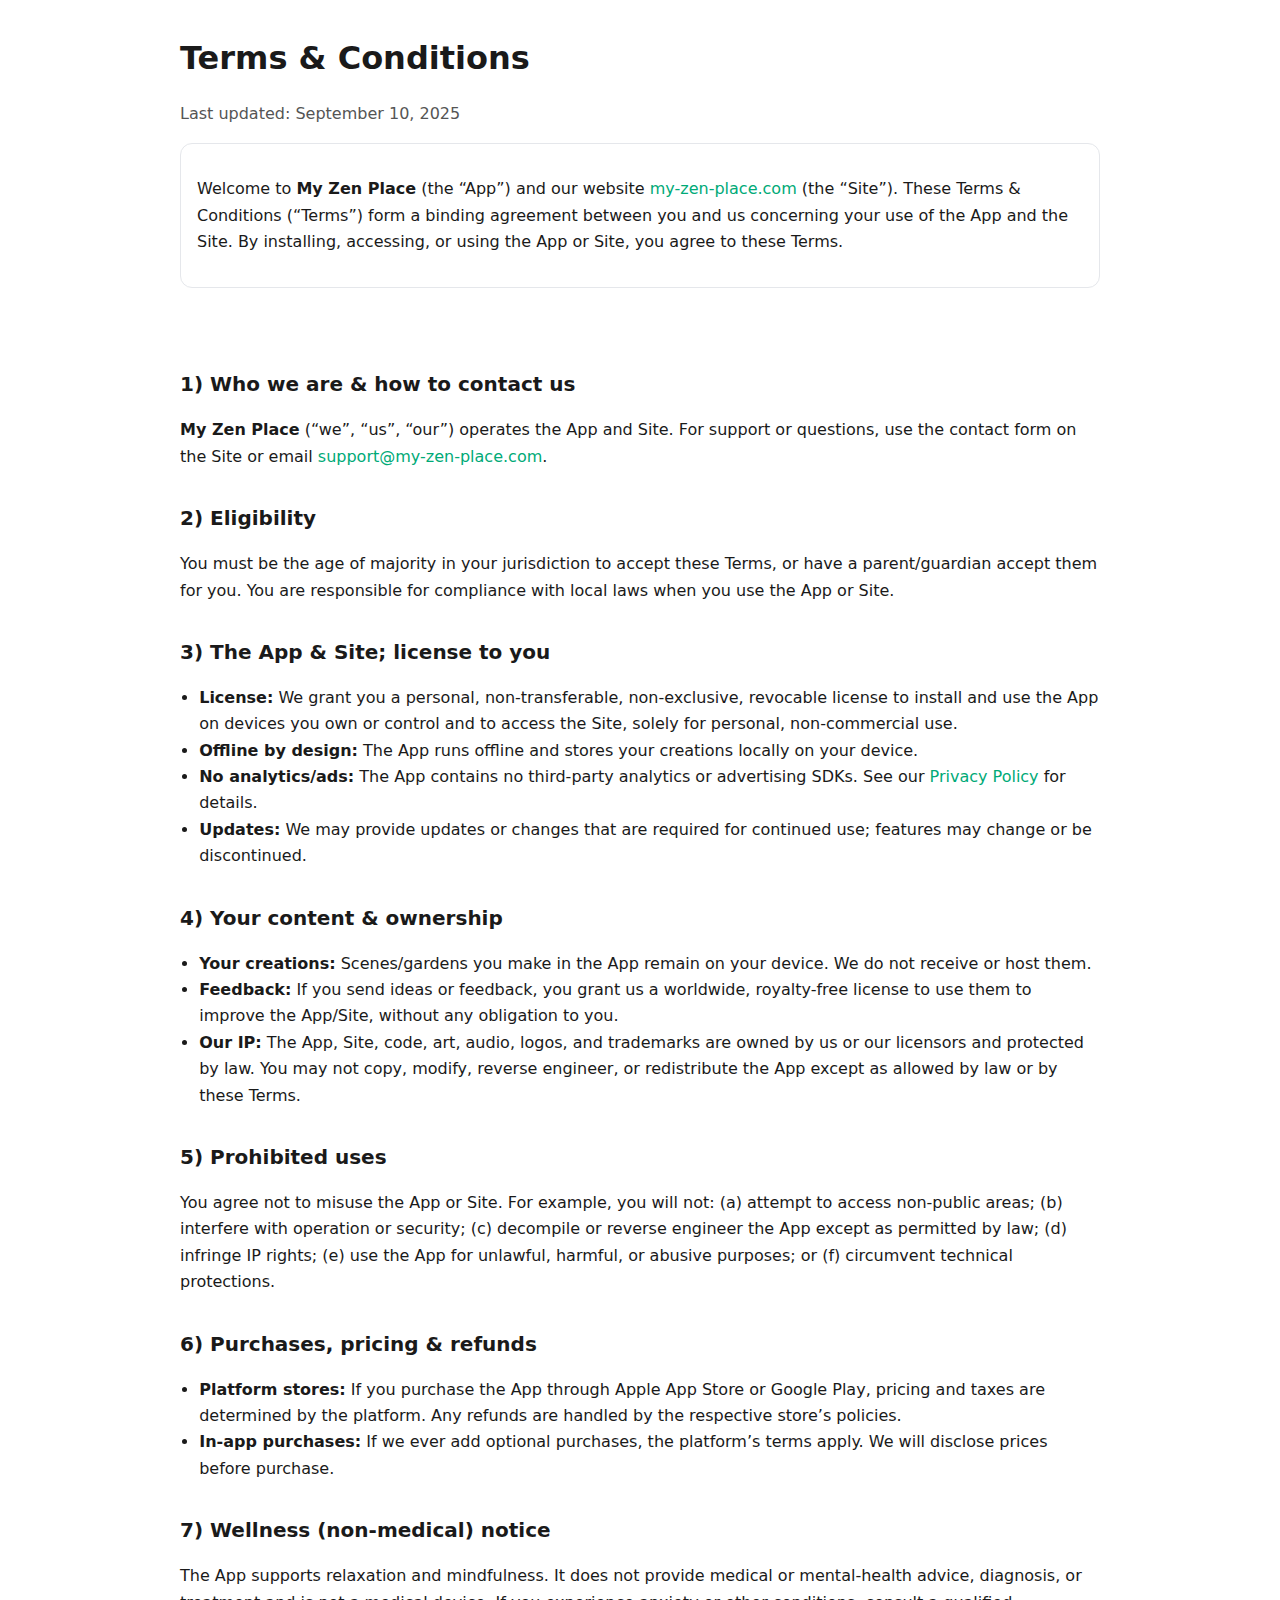
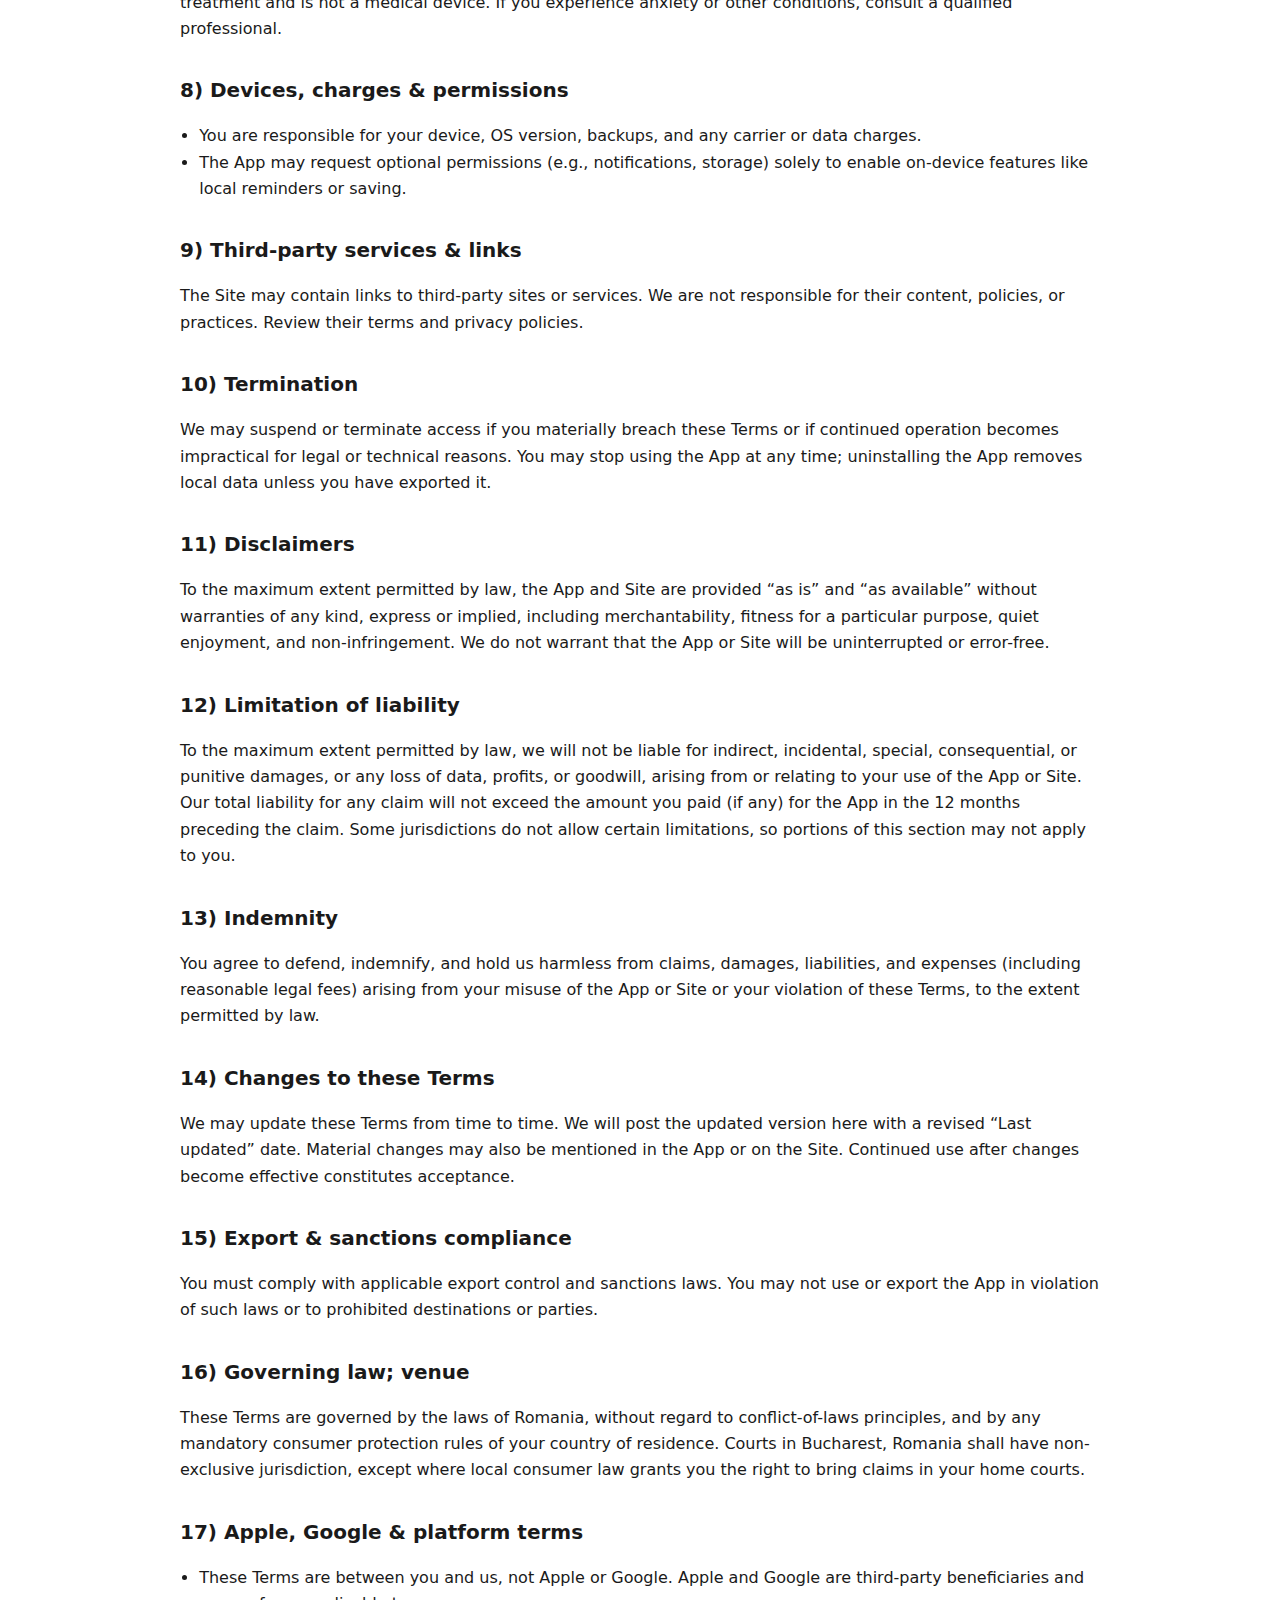
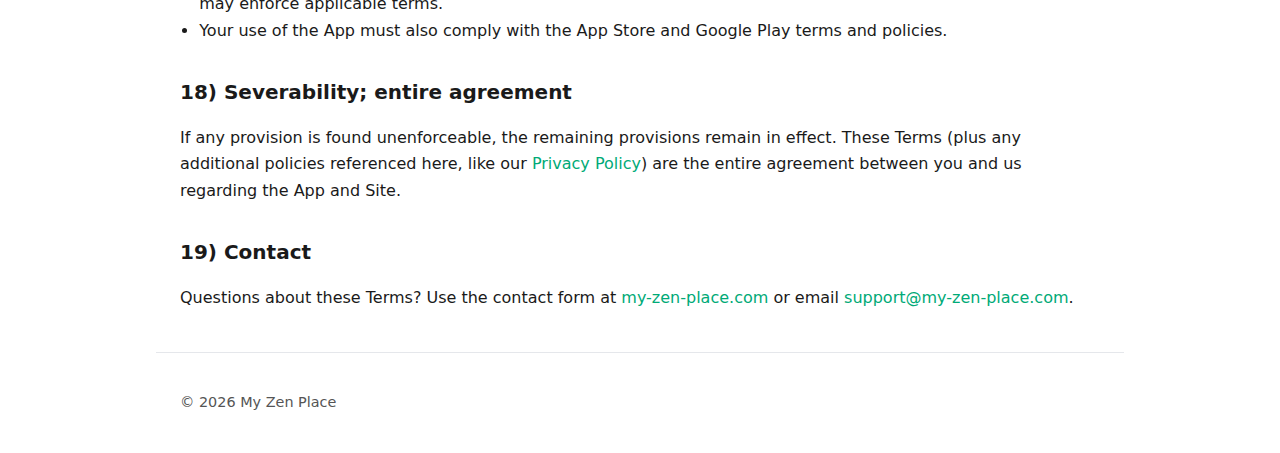
<file: terms.html>
<!doctype html>
<html lang="en">
<head>
  <meta charset="utf-8">
  <title>Terms & Conditions – My Zen Place</title>
  <meta name="viewport" content="width=device-width, initial-scale=1">
  <meta name="description" content="Terms & Conditions for My Zen Place app and website.">
  <style>
    :root {
      --fg:#1a1a1a; --muted:#555; --bg:#fff; --accent:#0a7; --border:#e5e7eb;
      --maxw: 920px;
    }
    html,body{margin:0;padding:0;background:var(--bg);color:var(--fg);font:16px/1.65 system-ui,-apple-system,Segoe UI,Roboto,Helvetica,Arial,sans-serif}
    header,main,footer{max-width:var(--maxw);margin:0 auto;padding:24px}
    h1{font-size:2rem;margin:.5rem 0 1rem}
    h2{font-size:1.25rem;margin:2rem 0 .75rem}
    h3{font-size:1rem;margin:1.25rem 0 .5rem}
    .muted{color:var(--muted)}
    .card{border:1px solid var(--border);border-radius:12px;padding:16px;background:#fff}
    a{color:var(--accent);text-decoration:none}
    a:hover{text-decoration:underline}
    ul{padding-left:1.2rem}
    footer{font-size:.9rem;color:var(--muted);border-top:1px solid var(--border)}
  </style>
</head>
<body>
<header>
  <h1>Terms &amp; Conditions</h1>
  <p class="muted">Last updated: September 10, 2025</p>
  <div class="card">
    <p>Welcome to <strong>My Zen Place</strong> (the “App”) and our website <a href="https://www.my-zen-place.com" rel="noopener">my-zen-place.com</a> (the “Site”). These Terms &amp; Conditions (“Terms”) form a binding agreement between you and us concerning your use of the App and the Site. By installing, accessing, or using the App or Site, you agree to these Terms.</p>
  </div>
</header>

<main>
  <h2>1) Who we are &amp; how to contact us</h2>
  <p><strong>My Zen Place</strong> (“we”, “us”, “our”) operates the App and Site. For support or questions, use the contact form on the Site or email <a href="mailto:taokilltime@gmail.com">support@my-zen-place.com</a>.</p>

  <h2>2) Eligibility</h2>
  <p>You must be the age of majority in your jurisdiction to accept these Terms, or have a parent/guardian accept them for you. You are responsible for compliance with local laws when you use the App or Site.</p>

  <h2>3) The App &amp; Site; license to you</h2>
  <ul>
    <li><strong>License:</strong> We grant you a personal, non-transferable, non-exclusive, revocable license to install and use the App on devices you own or control and to access the Site, solely for personal, non-commercial use.</li>
    <li><strong>Offline by design:</strong> The App runs offline and stores your creations locally on your device.</li>
    <li><strong>No analytics/ads:</strong> The App contains no third-party analytics or advertising SDKs. See our <a href="/privacy.html">Privacy Policy</a> for details.</li>
    <li><strong>Updates:</strong> We may provide updates or changes that are required for continued use; features may change or be discontinued.</li>
  </ul>

  <h2>4) Your content &amp; ownership</h2>
  <ul>
    <li><strong>Your creations:</strong> Scenes/gardens you make in the App remain on your device. We do not receive or host them.</li>
    <li><strong>Feedback:</strong> If you send ideas or feedback, you grant us a worldwide, royalty-free license to use them to improve the App/Site, without any obligation to you.</li>
    <li><strong>Our IP:</strong> The App, Site, code, art, audio, logos, and trademarks are owned by us or our licensors and protected by law. You may not copy, modify, reverse engineer, or redistribute the App except as allowed by law or by these Terms.</li>
  </ul>

  <h2>5) Prohibited uses</h2>
  <p>You agree not to misuse the App or Site. For example, you will not: (a) attempt to access non-public areas; (b) interfere with operation or security; (c) decompile or reverse engineer the App except as permitted by law; (d) infringe IP rights; (e) use the App for unlawful, harmful, or abusive purposes; or (f) circumvent technical protections.</p>

  <h2>6) Purchases, pricing &amp; refunds</h2>
  <ul>
    <li><strong>Platform stores:</strong> If you purchase the App through Apple App Store or Google Play, pricing and taxes are determined by the platform. Any refunds are handled by the respective store’s policies.</li>
    <li><strong>In-app purchases:</strong> If we ever add optional purchases, the platform’s terms apply. We will disclose prices before purchase.</li>
  </ul>

  <h2>7) Wellness (non-medical) notice</h2>
  <p>The App supports relaxation and mindfulness. It does not provide medical or mental-health advice, diagnosis, or treatment and is not a medical device. If you experience anxiety or other conditions, consult a qualified professional.</p>

  <h2>8) Devices, charges &amp; permissions</h2>
  <ul>
    <li>You are responsible for your device, OS version, backups, and any carrier or data charges.</li>
    <li>The App may request optional permissions (e.g., notifications, storage) solely to enable on-device features like local reminders or saving.</li>
  </ul>

  <h2>9) Third-party services &amp; links</h2>
  <p>The Site may contain links to third-party sites or services. We are not responsible for their content, policies, or practices. Review their terms and privacy policies.</p>

  <h2>10) Termination</h2>
  <p>We may suspend or terminate access if you materially breach these Terms or if continued operation becomes impractical for legal or technical reasons. You may stop using the App at any time; uninstalling the App removes local data unless you have exported it.</p>

  <h2>11) Disclaimers</h2>
  <p>To the maximum extent permitted by law, the App and Site are provided “as is” and “as available” without warranties of any kind, express or implied, including merchantability, fitness for a particular purpose, quiet enjoyment, and non-infringement. We do not warrant that the App or Site will be uninterrupted or error-free.</p>

  <h2>12) Limitation of liability</h2>
  <p>To the maximum extent permitted by law, we will not be liable for indirect, incidental, special, consequential, or punitive damages, or any loss of data, profits, or goodwill, arising from or relating to your use of the App or Site. Our total liability for any claim will not exceed the amount you paid (if any) for the App in the 12 months preceding the claim. Some jurisdictions do not allow certain limitations, so portions of this section may not apply to you.</p>

  <h2>13) Indemnity</h2>
  <p>You agree to defend, indemnify, and hold us harmless from claims, damages, liabilities, and expenses (including reasonable legal fees) arising from your misuse of the App or Site or your violation of these Terms, to the extent permitted by law.</p>

  <h2>14) Changes to these Terms</h2>
  <p>We may update these Terms from time to time. We will post the updated version here with a revised “Last updated” date. Material changes may also be mentioned in the App or on the Site. Continued use after changes become effective constitutes acceptance.</p>

  <h2>15) Export &amp; sanctions compliance</h2>
  <p>You must comply with applicable export control and sanctions laws. You may not use or export the App in violation of such laws or to prohibited destinations or parties.</p>

  <h2>16) Governing law; venue</h2>
  <p>These Terms are governed by the laws of Romania, without regard to conflict-of-laws principles, and by any mandatory consumer protection rules of your country of residence. Courts in Bucharest, Romania shall have non-exclusive jurisdiction, except where local consumer law grants you the right to bring claims in your home courts.</p>

  <h2>17) Apple, Google &amp; platform terms</h2>
  <ul>
    <li>These Terms are between you and us, not Apple or Google. Apple and Google are third-party beneficiaries and may enforce applicable terms.</li>
    <li>Your use of the App must also comply with the App Store and Google Play terms and policies.</li>
  </ul>

  <h2>18) Severability; entire agreement</h2>
  <p>If any provision is found unenforceable, the remaining provisions remain in effect. These Terms (plus any additional policies referenced here, like our <a href="/privacy.html">Privacy Policy</a>) are the entire agreement between you and us regarding the App and Site.</p>

  <h2>19) Contact</h2>
  <p>Questions about these Terms? Use the contact form at <a href="https://www.my-zen-place.com" rel="noopener">my-zen-place.com</a> or email <a href="mailto:taokilltime@gmail.com">support@my-zen-place.com</a>.</p>
</main>

<footer>
  <p>&copy; <span id="y"></span> My Zen Place</p>
</footer>

<script>
  document.getElementById('y').textContent = new Date().getFullYear();
</script>
</body>
</html>
</file>
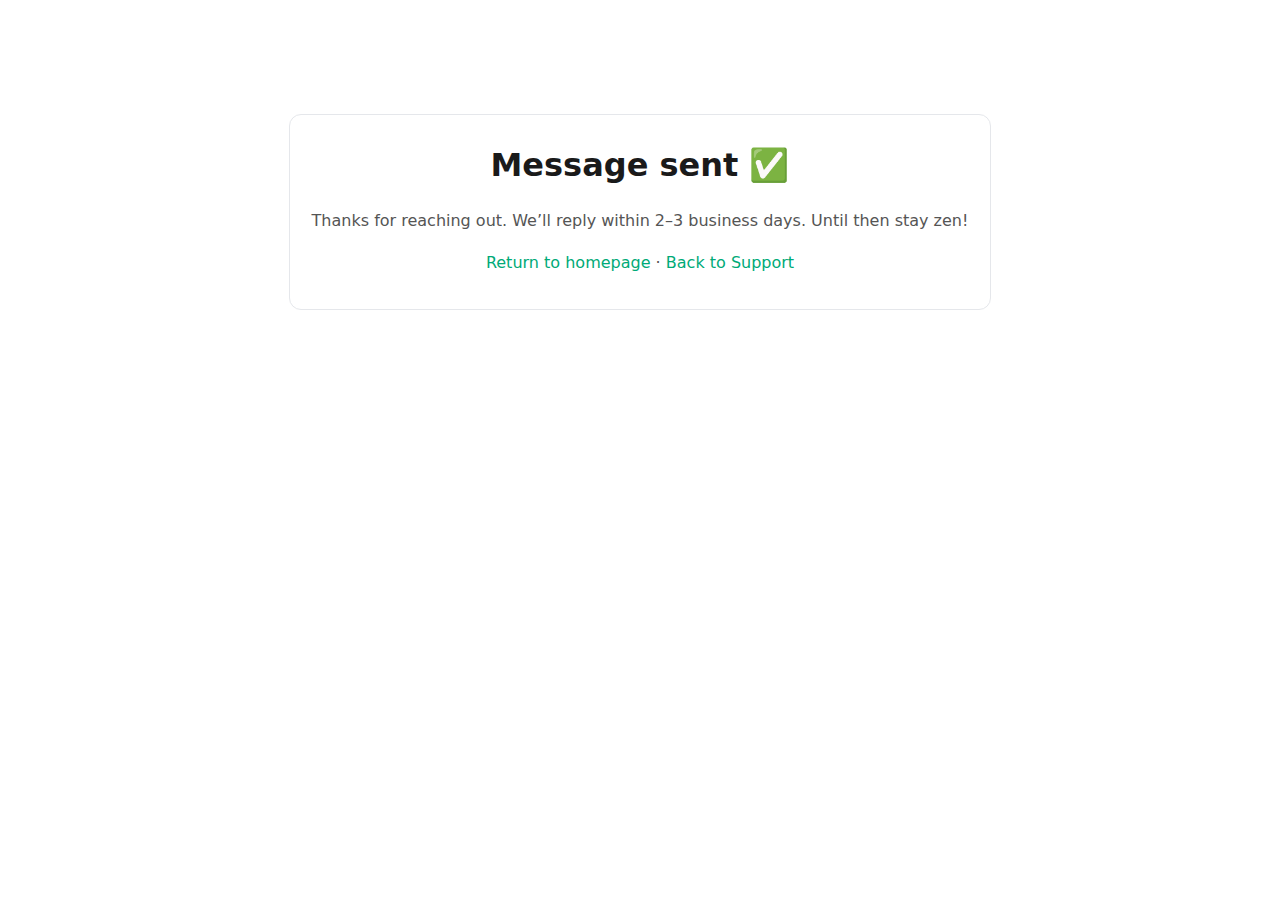
<file: support/thanks.html>
<!doctype html>
<html lang="en">
<head>
  <meta charset="utf-8" />
  <title>Thanks – My Zen Place</title>
  <meta name="viewport" content="width=device-width,initial-scale=1" />
  <style>
    :root{--fg:#1a1a1a; --muted:#555; --bg:#fff; --accent:#0a7; --border:#e5e7eb; --maxw:720px;}
    html,body{margin:0;padding:0;background:var(--bg);color:var(--fg);
      font:16px/1.65 system-ui,-apple-system,Segoe UI,Roboto,Helvetica,Arial,sans-serif}
    main{max-width:var(--maxw);margin:10vh auto;padding:24px;text-align:center}
    h1{font-size:2rem;margin:.5rem 0 1rem}
    p{color:var(--muted)}
    a{color:var(--accent);text-decoration:none}
    a:hover{text-decoration:underline}
    .card{display:inline-block;border:1px solid var(--border);border-radius:12px;padding:16px 22px;background:#fff}
  </style>
</head>
<body>
  <main>
    <div class="card">
      <h1>Message sent ✅</h1>
      <p>Thanks for reaching out. We’ll reply within 2–3 business days. Until then stay zen!</p>
      <p><a href="/">Return to homepage</a> · <a href="/support/">Back to Support</a></p>
    </div>
  </main>
</body>
</html>
</file>
<file: assets/css/noscript.css>
/*
	Hyperspace by HTML5 UP
	html5up.net | @ajlkn
	Free for personal and commercial use under the CCA 3.0 license (html5up.net/license)
*/

/* Spotlights */

	.spotlights > section > .image:before {
		opacity: 0 !important;
	}

	.spotlights > section > .content > .inner {
		-moz-transform: none !important;
		-webkit-transform: none !important;
		-ms-transform: none !important;
		transform: none !important;
		opacity: 1 !important;
	}

/* Wrapper */

	.wrapper > .inner {
		opacity: 1 !important;
		-moz-transform: none !important;
		-webkit-transform: none !important;
		-ms-transform: none !important;
		transform: none !important;
	}

/* Sidebar */

	#sidebar > .inner {
		opacity: 1 !important;
	}

	#sidebar nav > ul > li {
		-moz-transform: none !important;
		-webkit-transform: none !important;
		-ms-transform: none !important;
		transform: none !important;
		opacity: 1 !important;
	}
</file>
<file: assets/css/main.css>
@import url("https://fonts.googleapis.com/css?family=Source+Sans+Pro:300,900");
@import url("fontawesome-all.min.css");

/*
	Big Picture by HTML5 UP
	html5up.net | @ajlkn
	Free for personal and commercial use under the CCA 3.0 license (html5up.net/license)
*/

html, body, div, span, applet, object,
iframe, h1, h2, h3, h4, h5, h6, p, blockquote,
pre, a, abbr, acronym, address, big, cite,
code, del, dfn, em, img, ins, kbd, q, s, samp,
small, strike, strong, sub, sup, tt, var, b,
u, i, center, dl, dt, dd, ol, ul, li, fieldset,
form, label, legend, table, caption, tbody,
tfoot, thead, tr, th, td, article, aside,
canvas, details, embed, figure, figcaption,
footer, header, hgroup, menu, nav, output, ruby,
section, summary, time, mark, audio, video {
	margin: 0;
	padding: 0;
	border: 0;
	font-size: 100%;
	font: inherit;
	vertical-align: baseline;}

article, aside, details, figcaption, figure,
footer, header, hgroup, menu, nav, section {
	display: block;}

body {
	line-height: 1;
}

ol, ul {
	list-style: none;
}

blockquote, q {
	quotes: none;
}

	blockquote:before, blockquote:after, q:before, q:after {
		content: '';
		content: none;
	}

table {
	border-collapse: collapse;
	border-spacing: 0;
}

body {
	-webkit-text-size-adjust: none;
}

mark {
	background-color: transparent;
	color: inherit;
}

input::-moz-focus-inner {
	border: 0;
	padding: 0;
}

input, select, textarea {
	-moz-appearance: none;
	-webkit-appearance: none;
	-ms-appearance: none;
	appearance: none;
}

/* Basic */

	@-ms-viewport {
		width: device-width;
	}

	html {
		height: 100%;
	}

	html {
		box-sizing: border-box;
	}

	*, *:before, *:after {
		box-sizing: inherit;
	}

	body {
		background: #ffffff;
		height: 100%;
		min-width: 320px;
	}

		body.is-preload *, body.is-preload *:before, body.is-preload *:after {
			-moz-animation: none !important;
			-webkit-animation: none !important;
			-ms-animation: none !important;
			animation: none !important;
			-moz-transition: none !important;
			-webkit-transition: none !important;
			-ms-transition: none !important;
			transition: none !important;
		}

/* Spinner */

	@-moz-keyframes spinner-rotate {
		0% {
			-moz-transform: scale(1) rotate(0deg);
			-webkit-transform: scale(1) rotate(0deg);
			-ms-transform: scale(1) rotate(0deg);
			transform: scale(1) rotate(0deg);
		}

		100% {
			-moz-transform: scale(1) rotate(360deg);
			-webkit-transform: scale(1) rotate(360deg);
			-ms-transform: scale(1) rotate(360deg);
			transform: scale(1) rotate(360deg);
		}
	}

	@-webkit-keyframes spinner-rotate {
		0% {
			-moz-transform: scale(1) rotate(0deg);
			-webkit-transform: scale(1) rotate(0deg);
			-ms-transform: scale(1) rotate(0deg);
			transform: scale(1) rotate(0deg);
		}

		100% {
			-moz-transform: scale(1) rotate(360deg);
			-webkit-transform: scale(1) rotate(360deg);
			-ms-transform: scale(1) rotate(360deg);
			transform: scale(1) rotate(360deg);
		}
	}

	@-ms-keyframes spinner-rotate {
		0% {
			-moz-transform: scale(1) rotate(0deg);
			-webkit-transform: scale(1) rotate(0deg);
			-ms-transform: scale(1) rotate(0deg);
			transform: scale(1) rotate(0deg);
		}

		100% {
			-moz-transform: scale(1) rotate(360deg);
			-webkit-transform: scale(1) rotate(360deg);
			-ms-transform: scale(1) rotate(360deg);
			transform: scale(1) rotate(360deg);
		}
	}

	@keyframes spinner-rotate {
		0% {
			-moz-transform: scale(1) rotate(0deg);
			-webkit-transform: scale(1) rotate(0deg);
			-ms-transform: scale(1) rotate(0deg);
			transform: scale(1) rotate(0deg);
		}

		100% {
			-moz-transform: scale(1) rotate(360deg);
			-webkit-transform: scale(1) rotate(360deg);
			-ms-transform: scale(1) rotate(360deg);
			transform: scale(1) rotate(360deg);
		}
	}

/* Loader */

	@-moz-keyframes spinner-show {
		0% {
			opacity: 0;
		}

		100% {
			opacity: 1;
		}
	}

	@-webkit-keyframes spinner-show {
		0% {
			opacity: 0;
		}

		100% {
			opacity: 1;
		}
	}

	@-ms-keyframes spinner-show {
		0% {
			opacity: 0;
		}

		100% {
			opacity: 1;
		}
	}

	@keyframes spinner-show {
		0% {
			opacity: 0;
		}

		100% {
			opacity: 1;
		}
	}

	@-moz-keyframes spinner-hide {
		0% {
			-moz-transform: scale(1) rotate(0deg);
			-webkit-transform: scale(1) rotate(0deg);
			-ms-transform: scale(1) rotate(0deg);
			transform: scale(1) rotate(0deg);
			color: #e5e6e7;
			z-index: 100001;
		}

		99% {
			-moz-transform: scale(0.5) rotate(360deg);
			-webkit-transform: scale(0.5) rotate(360deg);
			-ms-transform: scale(0.5) rotate(360deg);
			transform: scale(0.5) rotate(360deg);
			color: #e5e6e7;
			z-index: 100001;
		}

		100% {
			-moz-transform: scale(0.5) rotate(360deg);
			-webkit-transform: scale(0.5) rotate(360deg);
			-ms-transform: scale(0.5) rotate(360deg);
			transform: scale(0.5) rotate(360deg);
			color: #e5e6e7;
			z-index: -1;
		}
	}

	@-webkit-keyframes spinner-hide {
		0% {
			-moz-transform: scale(1) rotate(0deg);
			-webkit-transform: scale(1) rotate(0deg);
			-ms-transform: scale(1) rotate(0deg);
			transform: scale(1) rotate(0deg);
			color: #e5e6e7;
			z-index: 100001;
		}

		99% {
			-moz-transform: scale(0.5) rotate(360deg);
			-webkit-transform: scale(0.5) rotate(360deg);
			-ms-transform: scale(0.5) rotate(360deg);
			transform: scale(0.5) rotate(360deg);
			color: #e5e6e7;
			z-index: 100001;
		}

		100% {
			-moz-transform: scale(0.5) rotate(360deg);
			-webkit-transform: scale(0.5) rotate(360deg);
			-ms-transform: scale(0.5) rotate(360deg);
			transform: scale(0.5) rotate(360deg);
			color: #e5e6e7;
			z-index: -1;
		}
	}

	@-ms-keyframes spinner-hide {
		0% {
			-moz-transform: scale(1) rotate(0deg);
			-webkit-transform: scale(1) rotate(0deg);
			-ms-transform: scale(1) rotate(0deg);
			transform: scale(1) rotate(0deg);
			color: #e5e6e7;
			z-index: 100001;
		}

		99% {
			-moz-transform: scale(0.5) rotate(360deg);
			-webkit-transform: scale(0.5) rotate(360deg);
			-ms-transform: scale(0.5) rotate(360deg);
			transform: scale(0.5) rotate(360deg);
			color: #e5e6e7;
			z-index: 100001;
		}

		100% {
			-moz-transform: scale(0.5) rotate(360deg);
			-webkit-transform: scale(0.5) rotate(360deg);
			-ms-transform: scale(0.5) rotate(360deg);
			transform: scale(0.5) rotate(360deg);
			color: #e5e6e7;
			z-index: -1;
		}
	}

	@keyframes spinner-hide {
		0% {
			-moz-transform: scale(1) rotate(0deg);
			-webkit-transform: scale(1) rotate(0deg);
			-ms-transform: scale(1) rotate(0deg);
			transform: scale(1) rotate(0deg);
			color: #e5e6e7;
			z-index: 100001;
		}

		99% {
			-moz-transform: scale(0.5) rotate(360deg);
			-webkit-transform: scale(0.5) rotate(360deg);
			-ms-transform: scale(0.5) rotate(360deg);
			transform: scale(0.5) rotate(360deg);
			color: #e5e6e7;
			z-index: 100001;
		}

		100% {
			-moz-transform: scale(0.5) rotate(360deg);
			-webkit-transform: scale(0.5) rotate(360deg);
			-ms-transform: scale(0.5) rotate(360deg);
			transform: scale(0.5) rotate(360deg);
			color: #e5e6e7;
			z-index: -1;
		}
	}

	@-moz-keyframes overlay-hide {
		0% {
			opacity: 1;
			z-index: 100000;
		}

		15% {
			opacity: 1;
			z-index: 100000;
		}

		99% {
			opacity: 0;
			z-index: 100000;
		}

		100% {
			opacity: 0;
			z-index: -1;
		}
	}

	@-webkit-keyframes overlay-hide {
		0% {
			opacity: 1;
			z-index: 100000;
		}

		15% {
			opacity: 1;
			z-index: 100000;
		}

		99% {
			opacity: 0;
			z-index: 100000;
		}

		100% {
			opacity: 0;
			z-index: -1;
		}
	}

	@-ms-keyframes overlay-hide {
		0% {
			opacity: 1;
			z-index: 100000;
		}

		15% {
			opacity: 1;
			z-index: 100000;
		}

		99% {
			opacity: 0;
			z-index: 100000;
		}

		100% {
			opacity: 0;
			z-index: -1;
		}
	}

	@keyframes overlay-hide {
		0% {
			opacity: 1;
			z-index: 100000;
		}

		15% {
			opacity: 1;
			z-index: 100000;
		}

		99% {
			opacity: 0;
			z-index: 100000;
		}

		100% {
			opacity: 0;
			z-index: -1;
		}
	}

	body {
		text-decoration: none;
	}

		body:before {
			-moz-animation: spinner-show 1.5s 1 0.25s ease forwards, spinner-hide 0.25s ease-in-out forwards !important;
			-webkit-animation: spinner-show 1.5s 1 0.25s ease forwards, spinner-hide 0.25s ease-in-out forwards !important;
			-ms-animation: spinner-show 1.5s 1 0.25s ease forwards, spinner-hide 0.25s ease-in-out forwards !important;
			animation: spinner-show 1.5s 1 0.25s ease forwards, spinner-hide 0.25s ease-in-out forwards !important;
			-moz-transform-origin: 50% 50%;
			-webkit-transform-origin: 50% 50%;
			-ms-transform-origin: 50% 50%;
			transform-origin: 50% 50%;
			-moz-osx-font-smoothing: grayscale;
			-webkit-font-smoothing: antialiased;
			font-family: FontAwesome;
			font-style: normal;
			font-weight: normal;
			text-transform: none !important;
			color: #e5e6e7;
			content: '\f1ce';
			cursor: default;
			display: block;
			font-size: 2em;
			height: 2em;
			left: 50%;
			line-height: 2em;
			margin: -1em 0 0 -1em;
			opacity: 0;
			position: fixed;
			text-align: center;
			top: 50%;
			width: 2em;
			z-index: -1;
		}

		body:after {
			-moz-animation: overlay-hide 1.5s ease-in forwards !important;
			-webkit-animation: overlay-hide 1.5s ease-in forwards !important;
			-ms-animation: overlay-hide 1.5s ease-in forwards !important;
			animation: overlay-hide 1.5s ease-in forwards !important;
			background: #ffffff;
			content: '';
			display: block;
			height: 100%;
			left: 0;
			opacity: 0;
			position: fixed;
			top: 0;
			width: 100%;
			z-index: -1;
		}

		body.is-preload:before {
			-moz-animation: spinner-show 1.5s 1 0.25s ease forwards, spinner-rotate 0.75s infinite linear !important;
			-webkit-animation: spinner-show 1.5s 1 0.25s ease forwards, spinner-rotate 0.75s infinite linear !important;
			-ms-animation: spinner-show 1.5s 1 0.25s ease forwards, spinner-rotate 0.75s infinite linear !important;
			animation: spinner-show 1.5s 1 0.25s ease forwards, spinner-rotate 0.75s infinite linear !important;
			z-index: 100001;
		}

		body.is-preload:after {
			-moz-animation: none !important;
			-webkit-animation: none !important;
			-ms-animation: none !important;
			animation: none !important;
			opacity: 1;
			z-index: 100000;
		}

	@media (-webkit-min-device-pixel-ratio: 2) {

		body:before {
			line-height: 2.025em;
		}

	}

/* Type */

	body, input, textarea, select {
		font-family: "Source Sans Pro", "sans-serif";
		font-weight: 300;
		font-size: 18pt;
		line-height: 1.75em;
		color: #39454b;
		letter-spacing: 0.025em;
	}

		@media screen and (max-width: 1920px) {

			body, input, textarea, select {
				font-size: 17pt;
			}

		}

		@media screen and (max-width: 1680px) {

			body, input, textarea, select {
				font-size: 15pt;
			}

		}

		@media screen and (max-width: 1280px) {

			body, input, textarea, select {
				font-size: 13pt;
			}

		}

		@media screen and (max-width: 1000px) {

			body, input, textarea, select {
				font-size: 13pt;
			}

		}

		@media screen and (max-width: 736px) {

			body, input, textarea, select {
				font-size: 12pt;
				line-height: 1.5em;
			}

		}

	h1, h2, h3, h4, h5, h6 {
		font-weight: 900;
		color: inherit;
		letter-spacing: -0.0325em;
	}

		h1 a, h2 a, h3 a, h4 a, h5 a, h6 a {
			color: inherit;
			text-decoration: none;
		}

	h2 {
		font-size: 2.25em;
		line-height: 1.25em;
		letter-spacing: -0.05em;
	}

	@media screen and (max-width: 736px) {

		h2 {
			font-size: 1.5em;
		}

	}

	strong, b {
		font-weight: 900;
		color: inherit;
	}

	em, i {
		font-style: italic;
	}

	a {
		-moz-transition: color 0.2s ease-in-out;
		-webkit-transition: color 0.2s ease-in-out;
		-ms-transition: color 0.2s ease-in-out;
		transition: color 0.2s ease-in-out;
		color: #98c593;
	}

	sub {
		position: relative;
		top: 0.5em;
		font-size: 0.8em;
	}

	sup {
		position: relative;
		top: -0.5em;
		font-size: 0.8em;
	}

	hr {
		border: 0;
		border-top: solid 1px #e5e6e7;
	}

	blockquote {
		border-left: solid 0.5em #e5e6e7;
		padding: 1em 0 1em 2em;
		font-style: italic;
	}

	p, ul, ol, dl, table {
		margin-bottom: 1em;
	}

/* Box */

	.box {
		background: #ffffff;
		color: #39454b;
		padding: 2em;
	}

		.box > :last-child {
			margin-bottom: 0;
		}

		.box.style2 {
			padding: 3.5em 2.5em 3.5em 2.5em;
		}

		@media screen and (max-width: 736px) {

			.box {
				padding: 1em;
			}

				.box.style2 {
					padding: 1.5em 1.25em 1.5em 1.25em;
					background-color: rgba(255, 255, 255, 0.9);
				}

		}

/* Button */

	input[type="button"],
	input[type="submit"],
	input[type="reset"],
	.button,
	button {
		-moz-appearance: none;
		-webkit-appearance: none;
		-ms-appearance: none;
		appearance: none;
		-moz-transition: background-color 0.2s ease-in-out;
		-webkit-transition: background-color 0.2s ease-in-out;
		-ms-transition: background-color 0.2s ease-in-out;
		transition: background-color 0.2s ease-in-out;
		background-color: #98c593;
		border: 0;
		border-radius: 3.5em;
		color: #ffffff;
		cursor: pointer;
		display: inline-block;
		height: 3.5em;
		line-height: 3.5em;
		outline: 0;
		padding: 0 2em 0 2em;
		position: relative;
		text-align: center;
		text-decoration: none;
	}

		input[type="button"].down,
		input[type="submit"].down,
		input[type="reset"].down,
		.button.down,
		button.down {
			width: 5em;
			height: 5em;
			line-height: 4.5em;
			padding: 0;
			background-image: url("images/dark-arrow.svg");
			background-position: center center;
			background-repeat: no-repeat;
			text-indent: -10em;
			overflow: hidden;
		}

			input[type="button"].down.anchored,
			input[type="submit"].down.anchored,
			input[type="reset"].down.anchored,
			.button.down.anchored,
			button.down.anchored {
				bottom: 0;
				border-bottom: 0;
				border-radius: 3em 3em 0 0;
				height: 4.5em;
				margin-left: -2.5em;
			}

		input[type="button"].anchored,
		input[type="submit"].anchored,
		input[type="reset"].anchored,
		.button.anchored,
		button.anchored {
			position: absolute;
			left: 50%;
		}

		input[type="button"]:hover,
		input[type="submit"]:hover,
		input[type="reset"]:hover,
		.button:hover,
		button:hover {
			background-color: #a8cea4;
		}

		input[type="button"]:active,
		input[type="submit"]:active,
		input[type="reset"]:active,
		.button:active,
		button:active {
			background-color: #88bc82;
		}

		input[type="button"].style2,
		input[type="submit"].style2,
		input[type="reset"].style2,
		.button.style2,
		button.style2 {
			background-color: transparent;
			border: solid 2px #e5e6e7;
			color: inherit;
		}

			input[type="button"].style2:hover,
			input[type="submit"].style2:hover,
			input[type="reset"].style2:hover,
			.button.style2:hover,
			button.style2:hover {
				background-color: rgba(229, 230, 231, 0.25);
			}

			input[type="button"].style2:active,
			input[type="submit"].style2:active,
			input[type="reset"].style2:active,
			.button.style2:active,
			button.style2:active {
				background-color: rgba(229, 230, 231, 0.375);
			}

			input[type="button"].style2.down,
			input[type="submit"].style2.down,
			input[type="reset"].style2.down,
			.button.style2.down,
			button.style2.down {
				background-image: url("images/arrow.svg");
			}

/* Form */

	form {
		margin: 0 0 2em 0;
	}

		form > :last-child {
			margin-bottom: 0;
		}

		form > .fields {
			display: -moz-flex;
			display: -webkit-flex;
			display: -ms-flex;
			display: flex;
			-moz-flex-wrap: wrap;
			-webkit-flex-wrap: wrap;
			-ms-flex-wrap: wrap;
			flex-wrap: wrap;
			width: calc(100% + 3em);
			margin: -1.5em 0 2em -1.5em;
		}

			form > .fields > .field {
				-moz-flex-grow: 0;
				-webkit-flex-grow: 0;
				-ms-flex-grow: 0;
				flex-grow: 0;
				-moz-flex-shrink: 0;
				-webkit-flex-shrink: 0;
				-ms-flex-shrink: 0;
				flex-shrink: 0;
				padding: 1.5em 0 0 1.5em;
				width: calc(100% - 1.5em);
			}

				form > .fields > .field.half {
					width: calc(50% - 0.75em);
				}

				form > .fields > .field.third {
					width: calc(100%/3 - 0.5em);
				}

				form > .fields > .field.quarter {
					width: calc(25% - 0.375em);
				}

		@media screen and (max-width: 480px) {

			form > .fields {
				width: calc(100% + 2em);
				margin: -1em 0 2em -1em;
			}

				form > .fields > .field {
					padding: 1em 0 0 1em;
					width: calc(100% - 1em);
				}

					form > .fields > .field.half {
						width: calc(100% - 1em);
					}

					form > .fields > .field.third {
						width: calc(100% - 1em);
					}

					form > .fields > .field.quarter {
						width: calc(100% - 1em);
					}

		}

	label {
		display: block;
	}

	input[type="text"],
	input[type="password"],
	input[type="email"],
	input[type="tel"],
	input[type="search"],
	input[type="url"],
	select,
	textarea {
		-moz-appearance: none;
		-webkit-appearance: none;
		-ms-appearance: none;
		appearance: none;
		-moz-transition: border-color 0.2s ease-in-out, color 0.2s ease-in-out;
		-webkit-transition: border-color 0.2s ease-in-out, color 0.2s ease-in-out;
		-ms-transition: border-color 0.2s ease-in-out, color 0.2s ease-in-out;
		transition: border-color 0.2s ease-in-out, color 0.2s ease-in-out;
		color: #39454b;
		display: block;
		width: 100%;
		padding: 0.65em 0.75em;
		background: none;
		border: solid 2px #e5e6e7;
		color: inherit;
		border-radius: 0.5em;
		outline: none;
	}

		input[type="text"]:focus,
		input[type="password"]:focus,
		input[type="email"]:focus,
		input[type="tel"]:focus,
		input[type="search"]:focus,
		input[type="url"]:focus,
		select:focus,
		textarea:focus {
			border-color: #9ac8e9;
		}

	input[type="text"],
	input[type="password"],
	input[type="email"],
	input[type="tel"],
	input[type="search"],
	input[type="url"],
	select {
		line-height: 1.35em;
	}

	textarea {
		min-height: 8em;
	}

	::-moz-focus-inner {
		border: 0;
	}

	::-webkit-input-placeholder {
		opacity: 0.375;
	}

	:-moz-placeholder {
		opacity: 0.375;
	}

	::-moz-placeholder {
		opacity: 0.375;
	}

	:-ms-input-placeholder {
		opacity: 0.375;
	}

/* Icon */

	.icon {
		text-decoration: none;
		position: relative;
		text-decoration: none;
	}

		.icon:before {
			-moz-osx-font-smoothing: grayscale;
			-webkit-font-smoothing: antialiased;
			display: inline-block;
			font-style: normal;
			font-variant: normal;
			text-rendering: auto;
			line-height: 1;
			text-transform: none !important;
			font-family: 'Font Awesome 5 Free';
			font-weight: 400;
		}

		.icon:before {
			line-height: inherit;
		}

		.icon > .label {
			display: none;
		}

		.icon.solid:before {
			font-weight: 900;
		}

		.icon.brands:before {
			font-family: 'Font Awesome 5 Brands';
		}

/* Image */

	.image {
		position: relative;
		display: inline-block;
	}

		.image:before {
			content: '';
			position: absolute;
			left: 0;
			top: 0;
			width: 100%;
			height: 100%;
			background: url("images/overlay.png");
		}

		.image img {
			display: block;
			width: 100%;
		}

		.image.featured {
			display: block;
			width: 100%;
			margin: 0 0 2em 0;
		}

		.image.fit {
			display: block;
			width: 100%;
		}

		.image.left {
			float: left;
			margin: 0 2em 2em 0;
		}

		.image.centered {
			display: block;
			margin: 0 0 2em 0;
		}

			.image.centered img {
				margin: 0 auto;
				width: auto;
			}

/* List */

	ul.default {
		list-style: disc;
		padding-left: 1em;
	}

		ul.default li {
			padding-left: 0.5em;
		}

	ul.menu {
		cursor: default;
	}

		ul.menu li {
			display: inline-block;
			line-height: 1em;
			border-left: solid 1px #e5e6e7;
			padding: 0 0 0 0.5em;
			margin: 0 0 0 0.5em;
		}

			ul.menu li:first-child {
				border-left: 0;
				padding-left: 0;
				margin-left: 0;
			}

	ol.default {
		list-style: decimal;
		padding-left: 1.25em;
	}

		ol.default li {
			padding-left: 0.25em;
		}

/* Actions */

	ul.actions {
		display: -moz-flex;
		display: -webkit-flex;
		display: -ms-flex;
		display: flex;
		cursor: default;
		list-style: none;
		margin-left: -1em;
		padding-left: 0;
	}

		ul.actions li {
			padding: 0 0 0 1em;
			vertical-align: middle;
		}

		ul.actions.special {
			-moz-justify-content: center;
			-webkit-justify-content: center;
			-ms-justify-content: center;
			justify-content: center;
			width: 100%;
			margin-left: 0;
		}

			ul.actions.special li:first-child {
				padding-left: 0;
			}

		ul.actions.stacked {
			-moz-flex-direction: column;
			-webkit-flex-direction: column;
			-ms-flex-direction: column;
			flex-direction: column;
			margin-left: 0;
		}

			ul.actions.stacked li {
				padding: 1.3em 0 0 0;
			}

				ul.actions.stacked li:first-child {
					padding-top: 0;
				}

		ul.actions.fit {
			width: calc(100% + 1em);
		}

			ul.actions.fit li {
				-moz-flex-grow: 1;
				-webkit-flex-grow: 1;
				-ms-flex-grow: 1;
				flex-grow: 1;
				-moz-flex-shrink: 1;
				-webkit-flex-shrink: 1;
				-ms-flex-shrink: 1;
				flex-shrink: 1;
				width: 100%;
			}

				ul.actions.fit li > * {
					width: 100%;
				}

			ul.actions.fit.stacked {
				width: 100%;
			}

		@media screen and (max-width: 480px) {

			ul.actions:not(.fixed) {
				-moz-flex-direction: column;
				-webkit-flex-direction: column;
				-ms-flex-direction: column;
				flex-direction: column;
				margin-left: 0;
				width: 100% !important;
			}

				ul.actions:not(.fixed) li {
					-moz-flex-grow: 1;
					-webkit-flex-grow: 1;
					-ms-flex-grow: 1;
					flex-grow: 1;
					-moz-flex-shrink: 1;
					-webkit-flex-shrink: 1;
					-ms-flex-shrink: 1;
					flex-shrink: 1;
					padding: 1em 0 0 0;
					text-align: center;
					width: 100%;
				}

					ul.actions:not(.fixed) li > * {
						width: 100%;
					}

					ul.actions:not(.fixed) li:first-child {
						padding-top: 0;
					}

					ul.actions:not(.fixed) li input[type="submit"],
					ul.actions:not(.fixed) li input[type="reset"],
					ul.actions:not(.fixed) li input[type="button"],
					ul.actions:not(.fixed) li button,
					ul.actions:not(.fixed) li .button {
						width: 100%;
					}

						ul.actions:not(.fixed) li input[type="submit"].icon:before,
						ul.actions:not(.fixed) li input[type="reset"].icon:before,
						ul.actions:not(.fixed) li input[type="button"].icon:before,
						ul.actions:not(.fixed) li button.icon:before,
						ul.actions:not(.fixed) li .button.icon:before {
							margin-left: -0.5rem;
						}

		}

/* Icons */

	ul.icons {
		cursor: default;
	}

		ul.icons li {
			display: inline-block;
		}

		ul.icons a {
			display: inline-block;
			width: 2em;
			height: 2em;
			line-height: 2em;
			text-align: center;
			border: 0;
		}

/* Sections/Article */

	header {
		margin-bottom: 1em;
	}

		header p {
			display: block;
			margin: 1em 0 0 0;
			padding: 0 0 0.5em 0;
		}

	footer {
		margin-top: 2em;
	}

/* Table */

	table {
		width: 100%;
	}

		table.default {
			width: 100%;
		}

			table.default tbody tr:nth-child(2n+2) {
				background: rgba(229, 230, 231, 0.5);
			}

			table.default td {
				padding: 0.5em 1em 0.5em 1em;
			}

			table.default th {
				text-align: left;
				font-weight: 900;
				padding: 0.5em 1em 0.5em 1em;
			}

			table.default thead {
				background: #39454b;
				color: #ffffff;
			}

			table.default tfoot {
				background: #e5e6e7;
			}

/* Poptrox */

	.poptrox-popup {
		-moz-box-sizing: content-box;
		-webkit-box-sizing: content-box;
		-ms-box-sizing: content-box;
		box-sizing: content-box;
		background: #fff;
		padding-bottom: 3em;
		box-shadow: 0 0.1em 0.15em 0 rgba(0, 0, 0, 0.15);
	}

		.poptrox-popup .loader {
			position: absolute;
			top: 50%;
			left: 50%;
			margin: -1em 0 0 -1em;
			width: 2em;
			height: 2em;
			display: block;
			font-size: 2em;
		}

			.poptrox-popup .loader:before {
				-moz-animation: spinner-rotate 0.75s infinite linear !important;
				-webkit-animation: spinner-rotate 0.75s infinite linear !important;
				-ms-animation: spinner-rotate 0.75s infinite linear !important;
				animation: spinner-rotate 0.75s infinite linear !important;
				-moz-osx-font-smoothing: grayscale;
				-webkit-font-smoothing: antialiased;
				font-family: FontAwesome;
				font-style: normal;
				font-weight: normal;
				text-transform: none !important;
				color: #e5e6e7;
				content: '\f1ce';
				cursor: default;
				display: block;
				height: 2em;
				left: 0;
				line-height: 2em;
				position: absolute;
				text-align: center;
				top: 0;
				width: 2em;
			}

		.poptrox-popup .caption {
			position: absolute;
			bottom: 0;
			left: 0;
			background: #ffffff;
			width: 100%;
			height: 3em;
			line-height: 2.8em;
			text-align: center;
			cursor: default;
			z-index: 1;
			font-size: 0.9em;
		}

		.poptrox-popup .nav-next,
		.poptrox-popup .nav-previous {
			-moz-transition: opacity 0.2s ease-in-out;
			-webkit-transition: opacity 0.2s ease-in-out;
			-ms-transition: opacity 0.2s ease-in-out;
			transition: opacity 0.2s ease-in-out;
			position: absolute;
			top: 0;
			width: 50%;
			height: 100%;
			opacity: 0;
			cursor: pointer;
			background: rgba(0, 0, 0, 0.01);
			-webkit-tap-highlight-color: rgba(255, 255, 255, 0);
		}

		.poptrox-popup .nav-next:before,
		.poptrox-popup .nav-previous:before {
			content: '';
			position: absolute;
			width: 96px;
			height: 64px;
			background: url("images/poptrox-nav.svg");
			top: calc(50% - 1.5em);
			margin: -32px 0 0 0;
		}

		.poptrox-popup:hover .nav-next,
		.poptrox-popup:hover .nav-previous {
			opacity: 0.5;
		}

		.poptrox-popup:hover .nav-next:hover,
		.poptrox-popup:hover .nav-previous:hover {
			opacity: 1.0;
		}

		.poptrox-popup .nav-previous:before {
			-moz-transform: scaleX(-1);
			-webkit-transform: scaleX(-1);
			-ms-transform: scaleX(-1);
			transform: scaleX(-1);
			-ms-filter: "FlipH";
			filter: FlipH;
		}

		.poptrox-popup .nav-next {
			right: 0;
		}

			.poptrox-popup .nav-next:before {
				right: 0;
			}

		.poptrox-popup .nav-previous {
			left: 0;
		}

			.poptrox-popup .nav-previous:before {
				left: 0;
			}

		.poptrox-popup .closer {
			-moz-transition: opacity 0.2s ease-in-out;
			-webkit-transition: opacity 0.2s ease-in-out;
			-ms-transition: opacity 0.2s ease-in-out;
			transition: opacity 0.2s ease-in-out;
			position: absolute;
			top: 0;
			right: 0;
			width: 64px;
			height: 64px;
			text-indent: -9999px;
			z-index: 2;
			opacity: 0;
			-webkit-tap-highlight-color: rgba(255, 255, 255, 0);
		}

			.poptrox-popup .closer:before {
				content: '';
				display: block;
				position: absolute;
				right: 16px;
				top: 16px;
				width: 40px;
				height: 40px;
				border-radius: 100%;
				box-shadow: inset 0 0 0 2px #fff;
				background: url("images/poptrox-closer.svg") center center;
				color: #ffffff !important;
			}

		.poptrox-popup:hover .closer {
			opacity: 0.5;
		}

			.poptrox-popup:hover .closer:hover {
				opacity: 1.0;
			}

		body.is-touch .poptrox-popup .nav-next,
		body.is-touch .poptrox-popup .nav-previous,
		body.is-touch .poptrox-popup .closer {
			opacity: 1.0 !important;
		}

		@media screen and (max-width: 736px) {

			.poptrox-popup .nav-next:before,
			.poptrox-popup .nav-previous:before {
				width: 48px;
				height: 32px;
				background-size: contain;
				margin: -16px 0 0 0;
			}

			.poptrox-popup .closer:before {
				right: 12px;
				top: 12px;
				width: 20px;
				height: 20px;
				box-shadow: inset 0 0 0 1px #fff;
				background-size: contain;
				opacity: 0.65;
			}

		}

/* Gallery */

	.gallery {
		display: -moz-flex;
		display: -webkit-flex;
		display: -ms-flex;
		display: flex;
		-moz-flex-wrap: wrap;
		-webkit-flex-wrap: wrap;
		-ms-flex-wrap: wrap;
		flex-wrap: wrap;
		width: 45em;
		max-width: 100%;
		margin: 0 auto 2em auto;
	}

		.gallery article {
			-moz-transition: -moz-transform 1s ease, opacity 1s ease;
			-webkit-transition: -webkit-transform 1s ease, opacity 1s ease;
			-ms-transition: -ms-transform 1s ease, opacity 1s ease;
			transition: transform 1s ease, opacity 1s ease;
			-moz-transform: translateX(0);
			-webkit-transform: translateX(0);
			-ms-transform: translateX(0);
			transform: translateX(0);
			width: 50%;
			position: relative;
			opacity: 1.0;
		}

			.gallery article .image {
				margin: 0;
				display: block;
			}

			.gallery article:nth-last-child(1n) {
				-moz-transition-delay: 0.05s;
				-webkit-transition-delay: 0.05s;
				-ms-transition-delay: 0.05s;
				transition-delay: 0.05s;
			}

			.gallery article:nth-last-child(2n) {
				-moz-transition-delay: 0.05s;
				-webkit-transition-delay: 0.05s;
				-ms-transition-delay: 0.05s;
				transition-delay: 0.05s;
			}

			.gallery article:nth-last-child(2n) {
				-moz-transition-delay: 0.1s;
				-webkit-transition-delay: 0.1s;
				-ms-transition-delay: 0.1s;
				transition-delay: 0.1s;
			}

			.gallery article:nth-last-child(3n) {
				-moz-transition-delay: 0.1s;
				-webkit-transition-delay: 0.1s;
				-ms-transition-delay: 0.1s;
				transition-delay: 0.1s;
			}

			.gallery article:nth-last-child(3n) {
				-moz-transition-delay: 0.15s;
				-webkit-transition-delay: 0.15s;
				-ms-transition-delay: 0.15s;
				transition-delay: 0.15s;
			}

			.gallery article:nth-last-child(4n) {
				-moz-transition-delay: 0.15s;
				-webkit-transition-delay: 0.15s;
				-ms-transition-delay: 0.15s;
				transition-delay: 0.15s;
			}

			.gallery article:nth-last-child(4n) {
				-moz-transition-delay: 0.2s;
				-webkit-transition-delay: 0.2s;
				-ms-transition-delay: 0.2s;
				transition-delay: 0.2s;
			}

			.gallery article:nth-last-child(5n) {
				-moz-transition-delay: 0.2s;
				-webkit-transition-delay: 0.2s;
				-ms-transition-delay: 0.2s;
				transition-delay: 0.2s;
			}

			.gallery article:nth-last-child(5n) {
				-moz-transition-delay: 0.25s;
				-webkit-transition-delay: 0.25s;
				-ms-transition-delay: 0.25s;
				transition-delay: 0.25s;
			}

			.gallery article:nth-last-child(6n) {
				-moz-transition-delay: 0.25s;
				-webkit-transition-delay: 0.25s;
				-ms-transition-delay: 0.25s;
				transition-delay: 0.25s;
			}

			.gallery article:nth-last-child(6n) {
				-moz-transition-delay: 0.3s;
				-webkit-transition-delay: 0.3s;
				-ms-transition-delay: 0.3s;
				transition-delay: 0.3s;
			}

			.gallery article:nth-last-child(7n) {
				-moz-transition-delay: 0.3s;
				-webkit-transition-delay: 0.3s;
				-ms-transition-delay: 0.3s;
				transition-delay: 0.3s;
			}

			.gallery article:nth-last-child(7n) {
				-moz-transition-delay: 0.35s;
				-webkit-transition-delay: 0.35s;
				-ms-transition-delay: 0.35s;
				transition-delay: 0.35s;
			}

			.gallery article:nth-last-child(8n) {
				-moz-transition-delay: 0.35s;
				-webkit-transition-delay: 0.35s;
				-ms-transition-delay: 0.35s;
				transition-delay: 0.35s;
			}

			.gallery article:nth-last-child(8n) {
				-moz-transition-delay: 0.4s;
				-webkit-transition-delay: 0.4s;
				-ms-transition-delay: 0.4s;
				transition-delay: 0.4s;
			}

			.gallery article:nth-last-child(9n) {
				-moz-transition-delay: 0.4s;
				-webkit-transition-delay: 0.4s;
				-ms-transition-delay: 0.4s;
				transition-delay: 0.4s;
			}

			.gallery article:nth-last-child(9n) {
				-moz-transition-delay: 0.45s;
				-webkit-transition-delay: 0.45s;
				-ms-transition-delay: 0.45s;
				transition-delay: 0.45s;
			}

			.gallery article:nth-last-child(10n) {
				-moz-transition-delay: 0.45s;
				-webkit-transition-delay: 0.45s;
				-ms-transition-delay: 0.45s;
				transition-delay: 0.45s;
			}

			.gallery article:nth-last-child(10n) {
				-moz-transition-delay: 0.5s;
				-webkit-transition-delay: 0.5s;
				-ms-transition-delay: 0.5s;
				transition-delay: 0.5s;
			}

			.gallery article:nth-last-child(11n) {
				-moz-transition-delay: 0.5s;
				-webkit-transition-delay: 0.5s;
				-ms-transition-delay: 0.5s;
				transition-delay: 0.5s;
			}

			.gallery article:nth-last-child(11n) {
				-moz-transition-delay: 0.55s;
				-webkit-transition-delay: 0.55s;
				-ms-transition-delay: 0.55s;
				transition-delay: 0.55s;
			}

			.gallery article:nth-last-child(12n) {
				-moz-transition-delay: 0.55s;
				-webkit-transition-delay: 0.55s;
				-ms-transition-delay: 0.55s;
				transition-delay: 0.55s;
			}

			.gallery article:nth-last-child(12n) {
				-moz-transition-delay: 0.6s;
				-webkit-transition-delay: 0.6s;
				-ms-transition-delay: 0.6s;
				transition-delay: 0.6s;
			}

			.gallery article:nth-last-child(13n) {
				-moz-transition-delay: 0.6s;
				-webkit-transition-delay: 0.6s;
				-ms-transition-delay: 0.6s;
				transition-delay: 0.6s;
			}

			.gallery article:nth-last-child(13n) {
				-moz-transition-delay: 0.65s;
				-webkit-transition-delay: 0.65s;
				-ms-transition-delay: 0.65s;
				transition-delay: 0.65s;
			}

			.gallery article:nth-last-child(14n) {
				-moz-transition-delay: 0.65s;
				-webkit-transition-delay: 0.65s;
				-ms-transition-delay: 0.65s;
				transition-delay: 0.65s;
			}

			.gallery article:nth-last-child(14n) {
				-moz-transition-delay: 0.7s;
				-webkit-transition-delay: 0.7s;
				-ms-transition-delay: 0.7s;
				transition-delay: 0.7s;
			}

			.gallery article:nth-last-child(15n) {
				-moz-transition-delay: 0.7s;
				-webkit-transition-delay: 0.7s;
				-ms-transition-delay: 0.7s;
				transition-delay: 0.7s;
			}

			.gallery article:nth-last-child(15n) {
				-moz-transition-delay: 0.75s;
				-webkit-transition-delay: 0.75s;
				-ms-transition-delay: 0.75s;
				transition-delay: 0.75s;
			}

			.gallery article:nth-last-child(16n) {
				-moz-transition-delay: 0.75s;
				-webkit-transition-delay: 0.75s;
				-ms-transition-delay: 0.75s;
				transition-delay: 0.75s;
			}

			.gallery article:nth-last-child(16n) {
				-moz-transition-delay: 0.8s;
				-webkit-transition-delay: 0.8s;
				-ms-transition-delay: 0.8s;
				transition-delay: 0.8s;
			}

			.gallery article:nth-last-child(17n) {
				-moz-transition-delay: 0.8s;
				-webkit-transition-delay: 0.8s;
				-ms-transition-delay: 0.8s;
				transition-delay: 0.8s;
			}

			.gallery article:nth-last-child(17n) {
				-moz-transition-delay: 0.85s;
				-webkit-transition-delay: 0.85s;
				-ms-transition-delay: 0.85s;
				transition-delay: 0.85s;
			}

			.gallery article:nth-last-child(18n) {
				-moz-transition-delay: 0.85s;
				-webkit-transition-delay: 0.85s;
				-ms-transition-delay: 0.85s;
				transition-delay: 0.85s;
			}

			.gallery article:nth-last-child(18n) {
				-moz-transition-delay: 0.9s;
				-webkit-transition-delay: 0.9s;
				-ms-transition-delay: 0.9s;
				transition-delay: 0.9s;
			}

			.gallery article:nth-last-child(19n) {
				-moz-transition-delay: 0.9s;
				-webkit-transition-delay: 0.9s;
				-ms-transition-delay: 0.9s;
				transition-delay: 0.9s;
			}

			.gallery article:nth-last-child(19n) {
				-moz-transition-delay: 0.95s;
				-webkit-transition-delay: 0.95s;
				-ms-transition-delay: 0.95s;
				transition-delay: 0.95s;
			}

			.gallery article:nth-last-child(20n) {
				-moz-transition-delay: 0.95s;
				-webkit-transition-delay: 0.95s;
				-ms-transition-delay: 0.95s;
				transition-delay: 0.95s;
			}

			.gallery article:nth-last-child(20n) {
				-moz-transition-delay: 1s;
				-webkit-transition-delay: 1s;
				-ms-transition-delay: 1s;
				transition-delay: 1s;
			}

			.gallery article:nth-last-child(21n) {
				-moz-transition-delay: 1s;
				-webkit-transition-delay: 1s;
				-ms-transition-delay: 1s;
				transition-delay: 1s;
			}

			.gallery article:nth-last-child(21n) {
				-moz-transition-delay: 1.05s;
				-webkit-transition-delay: 1.05s;
				-ms-transition-delay: 1.05s;
				transition-delay: 1.05s;
			}

			.gallery article:nth-last-child(22n) {
				-moz-transition-delay: 1.05s;
				-webkit-transition-delay: 1.05s;
				-ms-transition-delay: 1.05s;
				transition-delay: 1.05s;
			}

			.gallery article:nth-last-child(22n) {
				-moz-transition-delay: 1.1s;
				-webkit-transition-delay: 1.1s;
				-ms-transition-delay: 1.1s;
				transition-delay: 1.1s;
			}

			.gallery article:nth-last-child(23n) {
				-moz-transition-delay: 1.1s;
				-webkit-transition-delay: 1.1s;
				-ms-transition-delay: 1.1s;
				transition-delay: 1.1s;
			}

			.gallery article:nth-last-child(23n) {
				-moz-transition-delay: 1.15s;
				-webkit-transition-delay: 1.15s;
				-ms-transition-delay: 1.15s;
				transition-delay: 1.15s;
			}

			.gallery article:nth-last-child(24n) {
				-moz-transition-delay: 1.15s;
				-webkit-transition-delay: 1.15s;
				-ms-transition-delay: 1.15s;
				transition-delay: 1.15s;
			}

		.gallery.inactive article {
			opacity: 0;
		}

			.gallery.inactive article.from-left {
				-moz-transform: translateX(-14em);
				-webkit-transform: translateX(-14em);
				-ms-transform: translateX(-14em);
				transform: translateX(-14em);
			}

			.gallery.inactive article.from-right {
				-moz-transform: translateX(14em);
				-webkit-transform: translateX(14em);
				-ms-transform: translateX(14em);
				transform: translateX(14em);
			}

			.gallery.inactive article.from-top {
				-moz-transform: translateY(-7em);
				-webkit-transform: translateY(-7em);
				-ms-transform: translateY(-7em);
				transform: translateY(-7em);
			}

			.gallery.inactive article.from-bottom {
				-moz-transform: translateY(7em);
				-webkit-transform: translateY(7em);
				-ms-transform: translateY(7em);
				transform: translateY(7em);
			}

		@media screen and (max-width: 480px) {

			.gallery {
				-moz-flex-wrap: nowrap;
				-webkit-flex-wrap: nowrap;
				-ms-flex-wrap: nowrap;
				flex-wrap: nowrap;
				-moz-flex-direction: column;
				-webkit-flex-direction: column;
				-ms-flex-direction: column;
				flex-direction: column;
			}

				.gallery article {
					width: 100%;
				}

		}

/* Header */

	#header {
		position: fixed;
		z-index: 10000;
		left: 0;
		top: 0;
		width: 100%;
		background: rgba(255, 255, 255, 0.95);
		height: 3em;
		line-height: 3em;
		box-shadow: 0 0 0.15em 0 rgba(0, 0, 0, 0.1);
	}

		#header h1 {
			position: absolute;
			left: 1em;
			top: 0;
			height: 3em;
			line-height: 3em;
			cursor: default;
		}

			#header h1 a {
				font-size: 1.25em;
			}

		#header nav {
			position: absolute;
			right: 0.5em;
			top: 0;
			height: 3em;
			line-height: 3em;
		}

			#header nav ul {
				margin: 0;
			}

				#header nav ul li {
					display: inline-block;
					margin-left: 0.5em;
					font-size: 0.9em;
				}

					#header nav ul li a {
						display: block;
						color: inherit;
						text-decoration: none;
						height: 3em;
						line-height: 3em;
						padding: 0 0.5em 0 0.5em;
						outline: 0;
					}

		@media screen and (max-width: 736px) {

			#header {
				height: 2.5em;
				line-height: 2.5em;
			}

				#header h1 {
					text-align: center;
					position: relative;
					left: 0;
					top: 0;
					height: 2.5em;
					line-height: 2.5em;
				}

					#header h1 a {
						font-size: 1em;
					}

				#header nav {
					display: none;
				}

		}

	body {
		padding-top: 3em;
	}

		@media screen and (max-width: 736px) {

			body {
				padding-top: 2.5em;
			}

		}

/* Main */

	.main {
		display: -moz-flex;
		display: -webkit-flex;
		display: -ms-flex;
		display: flex;
		position: relative;
		margin: 0;
		overflow-x: hidden;
	}

		.main > .content {
			width: 45em;
			max-width: calc(100% - 4em);
			margin: 0 auto;
		}

			.main > .content > :last-child {
				margin-bottom: 0;
			}

		.main.fullscreen {
			min-height: 100%;
		}

		.main.style1 {
			-moz-align-items: center;
			-webkit-align-items: center;
			-ms-align-items: center;
			align-items: center;
			-moz-justify-content: center;
			-webkit-justify-content: center;
			-ms-justify-content: center;
			justify-content: center;
			text-align: center;
			padding: 3em 0 3em 0;
		}

			.main.style1 h2 {
				font-size: 4.25em;
				line-height: 1em;
			}

			.main.style1 > .content {
				-moz-transition: opacity 1s ease;
				-webkit-transition: opacity 1s ease;
				-ms-transition: opacity 1s ease;
				transition: opacity 1s ease;
				-moz-transform: translateZ(0);
				-webkit-transform: translateZ(0);
				-ms-transform: translateZ(0);
				transform: translateZ(0);
				opacity: 1.0;
				margin: 0;
			}

			.main.style1.inactive > .content {
				opacity: 0;
			}

		.main.style2 {
			-moz-align-items: center;
			-webkit-align-items: center;
			-ms-align-items: center;
			align-items: center;
			-moz-justify-content: center;
			-webkit-justify-content: center;
			-ms-justify-content: center;
			justify-content: center;
			padding: 3em 0 3em 0;
			overflow: hidden;
		}

			.main.style2 > .content {
				-moz-transition: -moz-transform 1s ease;
				-webkit-transition: -webkit-transform 1s ease;
				-ms-transition: -ms-transform 1s ease;
				transition: transform 1s ease;
				-moz-transform: translateZ(0);
				-webkit-transform: translateZ(0);
				-ms-transform: translateZ(0);
				transform: translateZ(0);
				position: relative;
				width: 35%;
				margin: 0;
			}

			.main.style2.left {
				-moz-justify-content: -moz-flex-start;
				-webkit-justify-content: -webkit-flex-start;
				-ms-justify-content: -ms-flex-start;
				justify-content: flex-start;
			}

			.main.style2.right {
				-moz-justify-content: -moz-flex-end;
				-webkit-justify-content: -webkit-flex-end;
				-ms-justify-content: -ms-flex-end;
				justify-content: flex-end;
			}

			.main.style2.inactive.left > .content {
				-moz-transform: translateX(-100%);
				-webkit-transform: translateX(-100%);
				-ms-transform: translateX(-100%);
				transform: translateX(-100%);
			}

			.main.style2.inactive.right > .content {
				-moz-transform: translateX(100%);
				-webkit-transform: translateX(100%);
				-ms-transform: translateX(100%);
				transform: translateX(100%);
			}

		.main.style3 {
			text-align: center;
			padding: 6em 0 6em 0;
		}

			.main.style3 .content > header {
				margin-bottom: 2em;
			}

			.main.style3.primary {
				background: #ffffff;
			}

			.main.style3.secondary {
				background: #f5f6f7;
			}

		.main.dark {
			color: #ffffff;
		}

			.main.dark a {
				color: inherit;
			}

			.main.dark .button.style2 {
				border-color: #ffffff;
			}

				.main.dark .button.style2:hover {
					background-color: rgba(255, 255, 255, 0.125);
				}

				.main.dark .button.style2:active {
					background-color: rgba(255, 255, 255, 0.25);
				}

				.main.dark .button.style2.down {
					background-image: url("images/dark-arrow.svg");
				}

		body.is-touch .main {
			background-attachment: scroll !important;
		}

		@media screen and (max-width: 1920px) {

			.main.style2 .content {
				width: 40%;
			}

		}

		@media screen and (max-width: 1280px) {

			.main.style2 .content {
				width: 50%;
			}

		}

		@media screen and (max-width: 1000px) {

			.main.style2 .content {
				width: 60%;
			}

		}

		@media screen and (max-width: 736px) {

			.main > .content br {
				display: none;
			}

			.main.fullscreen {
				height: auto !important;
			}

			.main.style1 {
				padding: 4em 15px 4em 15px;
			}

				.main.style1 h2 {
					font-size: 3em;
				}

			.main.style2 {
				padding: 6em 15px 6em 15px;
			}

				.main.style2:before, .main.style2:after {
					display: none !important;
				}

				.main.style2 .button.anchored {
					display: none;
				}

				.main.style2 .content {
					width: 100%;
					max-width: 100%;
					text-align: center;
					-moz-transform: none;
					-webkit-transform: none;
					-ms-transform: none;
					transform: none;
				}

			.main.style3 {
				text-align: center;
				padding: 3em 10px 3em 10px;
			}

		}

		@media screen and (max-width: 480px) {

			.main > .content {
				max-width: calc(100% - 1.5em);
			}

		}

/* Footer */

	#footer {
		display: -moz-flex;
		display: -webkit-flex;
		display: -ms-flex;
		display: flex;
		-moz-align-items: center;
		-webkit-align-items: center;
		-ms-align-items: center;
		align-items: center;
		-moz-justify-content: space-between;
		-webkit-justify-content: space-between;
		-ms-justify-content: space-between;
		justify-content: space-between;
		position: relative;
		margin: 0;
		line-height: 1em;
		padding: 1.5em;
		background: #39454b;
		color: rgba(185, 186, 187, 0.5);
		overflow: hidden;
	}

		#footer > * {
			margin-bottom: 0;
		}

		#footer a {
			color: inherit;
		}

			#footer a:hover {
				color: #b9babb;
			}

		#footer ul.menu {
			margin: 0;
		}

			#footer ul.menu li {
				border-left-color: rgba(185, 186, 187, 0.2);
				font-size: 0.9em;
			}

		@media screen and (max-width: 1000px) {

			#footer {
				-moz-flex-direction: column;
				-webkit-flex-direction: column;
				-ms-flex-direction: column;
				flex-direction: column;
				-moz-justify-content: center;
				-webkit-justify-content: center;
				-ms-justify-content: center;
				justify-content: center;
				line-height: 1.5em;
				text-align: center;
				padding: 2em 1em 2em 1em;
			}

				#footer > * {
					margin: 0 0 1em 0;
				}

		}

		@media screen and (max-width: 736px) {

			#footer ul.menu li {
				border-left: none;
				display: block;
				line-height: inherit;
				margin: 0.25em 0 0 0;
				padding: 0.25em 0 0 0;
			}

				#footer ul.menu li:first-child {
					margin-top: 0;
					padding-top: 0;
				}

		}

/* Intro */

	#intro {
		background: url("images/overlay.png"), url("../../images/intro.jpg");
		background-size: 256px 256px, cover;
		background-attachment: fixed, fixed;
		background-position: top left, bottom center;
		background-repeat: repeat, no-repeat;
	}

/* One */

	#one {
		background: url("images/overlay.png"), url("../../images/one.jpg");
		background-size: 256px 256px, cover;
		background-attachment: fixed, fixed;
		background-position: top left, center center;
	}

/* Two */

	#two {
		background: url("images/overlay.png"), url("../../images/two.jpg");
		background-size: 256px 256px, cover;
		background-attachment: fixed, fixed;
		background-position: top left, center center;
	}

/* Contact */

	#contact {
		overflow: hidden;
		padding-bottom: 0;
	}

		#contact .box {
			-moz-transition: -moz-transform 1s ease;
			-webkit-transition: -webkit-transform 1s ease;
			-ms-transition: -ms-transform 1s ease;
			transition: transform 1s ease;
			-moz-transform: translateY(0);
			-webkit-transform: translateY(0);
			-ms-transform: translateY(0);
			transform: translateY(0);
			position: relative;
		}

		#contact.inactive .box {
			-moz-transform: translateY(100%);
			-webkit-transform: translateY(100%);
			-ms-transform: translateY(100%);
			transform: translateY(100%);
		}

		@media screen and (max-width: 736px) {

			#contact .box {
				padding: 1.5em 1.5em 2em 1.5em;
			}

		}

		@media screen and (max-width: 480px) {

			#contact .box {
				padding: 1em 1em 2em 1em;
			}

		}
</file>
